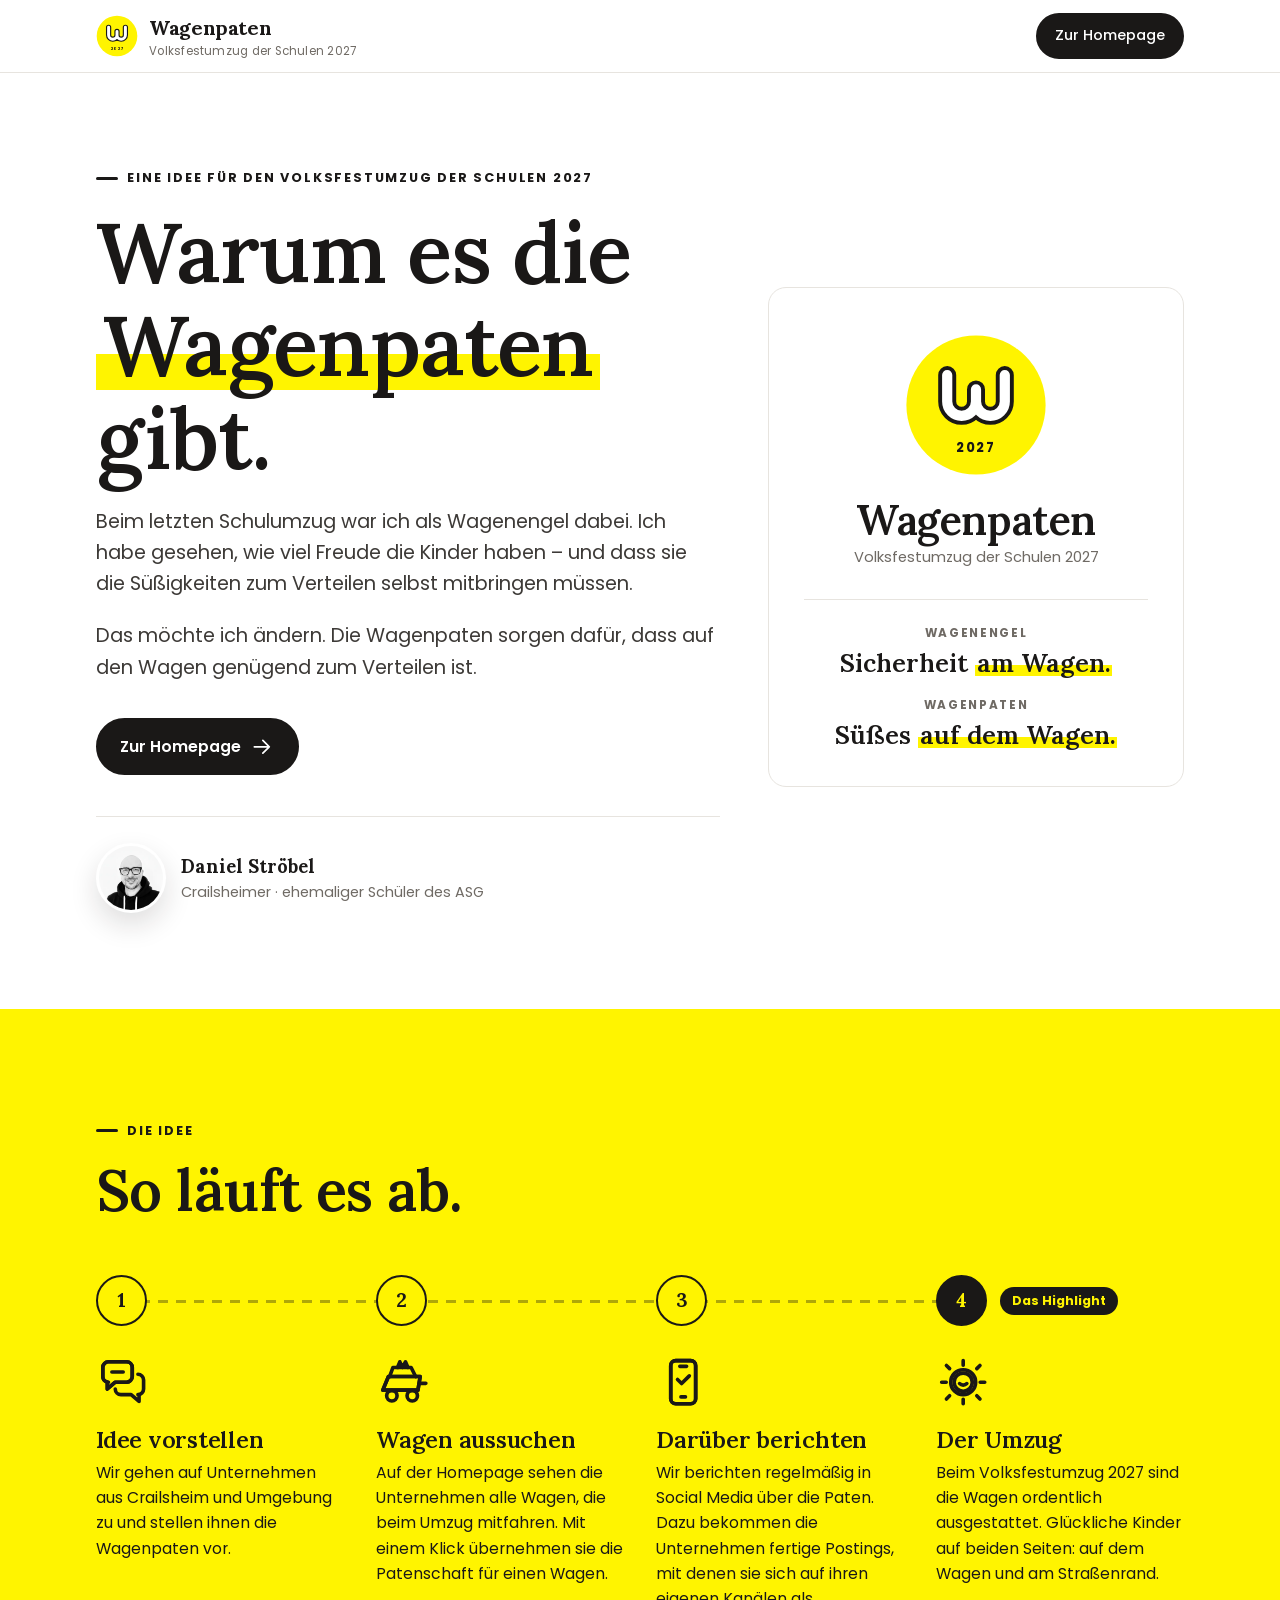
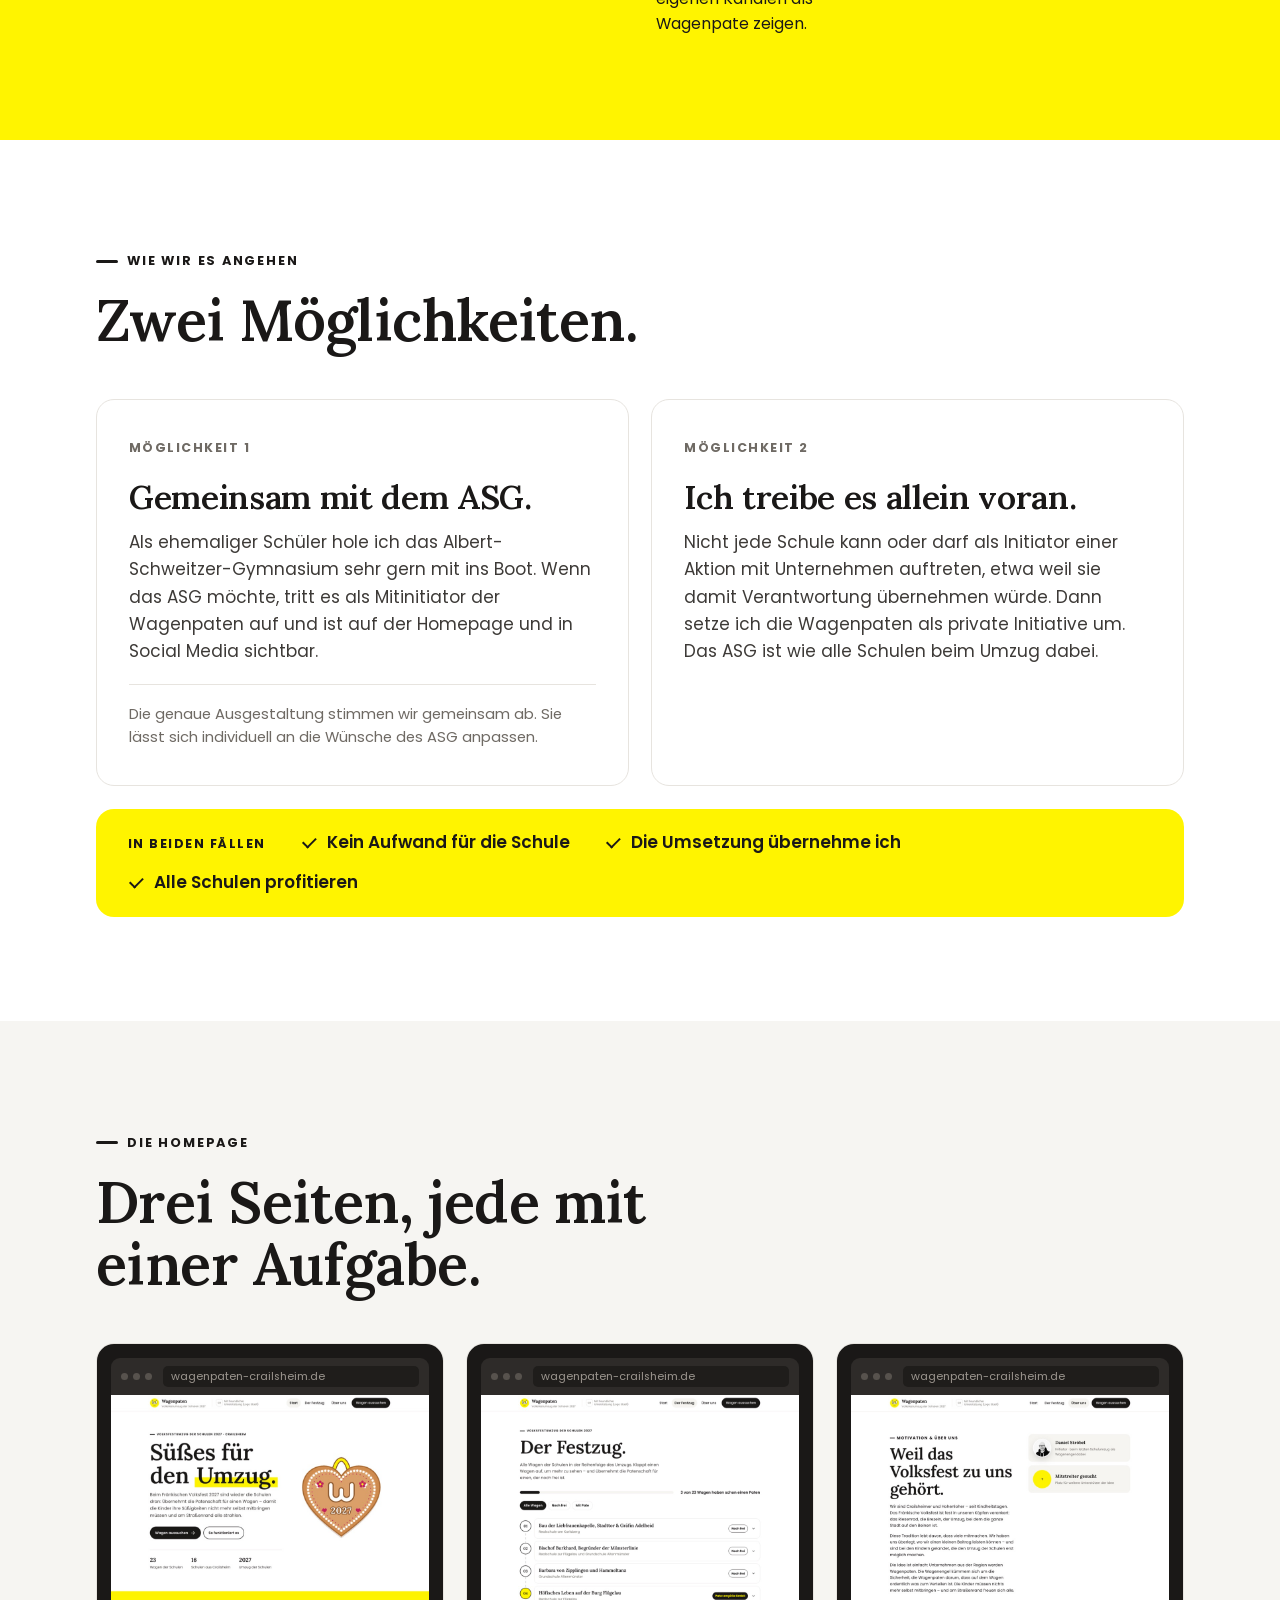
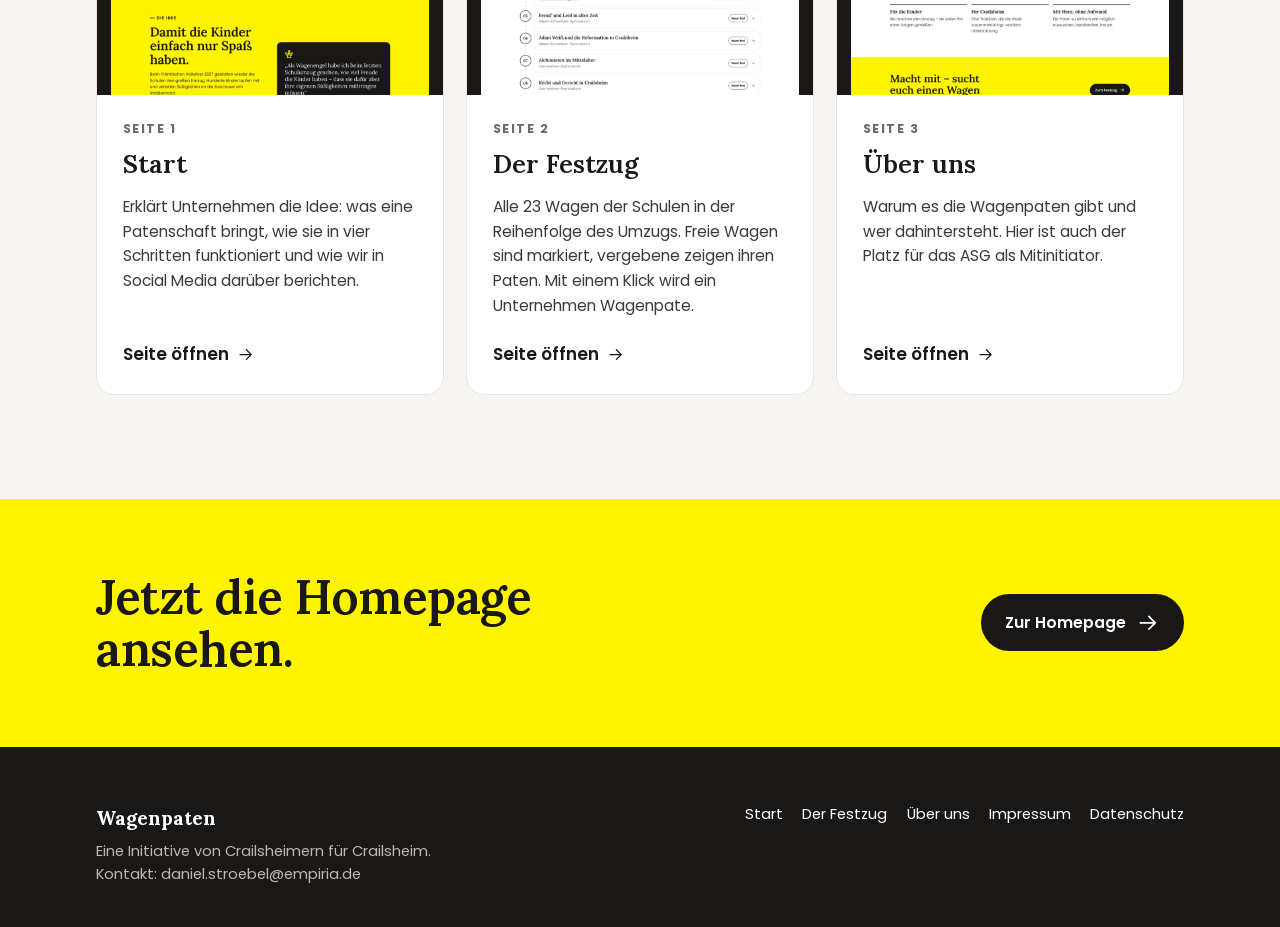
<file: index.html>
<!doctype html>
<html lang="de">
<head>
<meta charset="utf-8">
<meta name="viewport" content="width=device-width, initial-scale=1">
<title>Vorstellung · Wagenpaten (Entwurf)</title>
<meta name="robots" content="noindex, nofollow">
<link rel="stylesheet" href="/assets/fonts/fonts.css">
<link rel="stylesheet" href="/assets/vofe.css">
</head>
<body>
<svg width="0" height="0" style="position:absolute" aria-hidden="true"><defs>
<symbol id="v-horaff" viewBox="0 0 120 120"><circle cx="60" cy="60" r="58" fill="#fff400"/>
 <g transform="translate(28 27)" fill="none" stroke-linecap="round" stroke-linejoin="round"><path d="M8 8v22a12 12 0 0 0 24 0V20M32 20v10a12 12 0 0 0 24 0V8" stroke="#1a1817" stroke-width="15"/><path d="M8 8v22a12 12 0 0 0 24 0V20M32 20v10a12 12 0 0 0 24 0V8" stroke="#fff" stroke-width="8.5"/></g>
 <text x="60" y="99" text-anchor="middle" font-family="Poppins, sans-serif" font-size="11" font-weight="700" letter-spacing="1.5" fill="#1a1817">2027</text></symbol>
<symbol id="v-herz" viewBox="-6 -10 252 252">
 <path d="M98 70C94 30 108 4 120 4s26 26 22 66" fill="none" stroke="#8a5428" stroke-width="12" stroke-linecap="round"/>
 <path d="M98 70C94 30 108 4 120 4s26 26 22 66" fill="none" stroke="#fff400" stroke-width="7" stroke-linecap="round"/>
 <path d="M120 214C60 170 14 128 14 80 14 46 40 22 72 22c22 0 38 12 48 28 10-16 26-28 48-28 32 0 58 24 58 58 0 48-46 90-106 134z" fill="rgba(110,64,28,.22)" transform="translate(0 6)"/>
 <path d="M120 214C60 170 14 128 14 80 14 46 40 22 72 22c22 0 38 12 48 28 10-16 26-28 48-28 32 0 58 24 58 58 0 48-46 90-106 134z" fill="#cf8c4e" stroke="#a9682f" stroke-width="3"/>
 <path d="M120 214C60 170 14 128 14 80 14 46 40 22 72 22c22 0 38 12 48 28 10-16 26-28 48-28 32 0 58 24 58 58 0 48-46 90-106 134z" fill="#dba06a" transform="translate(120 112) scale(0.9) translate(-120 -112)"/>
 <path d="M120 214C60 170 14 128 14 80 14 46 40 22 72 22c22 0 38 12 48 28 10-16 26-28 48-28 32 0 58 24 58 58 0 48-46 90-106 134z" fill="none" stroke="#fff" stroke-width="7.5" stroke-linecap="round" stroke-dasharray="0 1.5625" pathLength="100" transform="translate(120 112) scale(0.86) translate(-120 -112)"/>
 <path d="M120 214C60 170 14 128 14 80 14 46 40 22 72 22c22 0 38 12 48 28 10-16 26-28 48-28 32 0 58 24 58 58 0 48-46 90-106 134z" fill="none" stroke="#C51F5D" stroke-width="3.6" stroke-linecap="round" stroke-dasharray="0 2" pathLength="100" transform="translate(120 112) scale(0.76) translate(-120 -112)"/>
 <path transform="translate(52 82) rotate(-30)" d="M0 0c3-4 8-4 11 0-3 4-8 4-11 0z" fill="#fff"/><path transform="translate(48 70) rotate(40)" d="M0 0c3-4 8-4 11 0-3 4-8 4-11 0z" fill="#fff"/><g transform="translate(62 72)"><g fill="#C51F5D"><circle cx="0.0" cy="-6.3" r="3.6"/><circle cx="6.0" cy="-1.9" r="3.6"/><circle cx="3.7" cy="5.1" r="3.6"/><circle cx="-3.7" cy="5.1" r="3.6"/><circle cx="-6.0" cy="-1.9" r="3.6"/></g><circle r="2.7" fill="#fff400"/></g>
 <path transform="translate(188 82) rotate(210)" d="M0 0c3-4 8-4 11 0-3 4-8 4-11 0z" fill="#fff"/><path transform="translate(192 70) rotate(140)" d="M0 0c3-4 8-4 11 0-3 4-8 4-11 0z" fill="#fff"/><g transform="translate(178 72)"><g fill="#C51F5D"><circle cx="0.0" cy="-6.3" r="3.6"/><circle cx="6.0" cy="-1.9" r="3.6"/><circle cx="3.7" cy="5.1" r="3.6"/><circle cx="-3.7" cy="5.1" r="3.6"/><circle cx="-6.0" cy="-1.9" r="3.6"/></g><circle r="2.7" fill="#fff400"/></g>
 <g transform="translate(81.6 64) scale(1.2)" fill="none" stroke-linecap="round" stroke-linejoin="round"><path d="M8 8v22a12 12 0 0 0 24 0V20M32 20v10a12 12 0 0 0 24 0V8" stroke="#8a5428" stroke-width="13"/><path d="M8 8v22a12 12 0 0 0 24 0V20M32 20v10a12 12 0 0 0 24 0V8" stroke="#fff" stroke-width="8"/></g>
 <text x="120" y="153" text-anchor="middle" font-family="Lora, Georgia, serif" font-size="25" font-weight="700" letter-spacing="1" fill="#fff" stroke="#8a5428" stroke-width="4" paint-order="stroke" stroke-linejoin="round">2027</text>
 <path transform="translate(74 144) scale(.06) translate(-120 -118)" d="M120 214C60 170 14 128 14 80 14 46 40 22 72 22c22 0 38 12 48 28 10-16 26-28 48-28 32 0 58 24 58 58 0 48-46 90-106 134z" fill="#C51F5D"/><path transform="translate(166 144) scale(.06) translate(-120 -118)" d="M120 214C60 170 14 128 14 80 14 46 40 22 72 22c22 0 38 12 48 28 10-16 26-28 48-28 32 0 58 24 58 58 0 48-46 90-106 134z" fill="#C51F5D"/>
</symbol>
<symbol id="v-horaff-pur" viewBox="-2 -2 68 56"><g transform="" fill="none" stroke-linecap="round" stroke-linejoin="round"><path d="M8 8v22a12 12 0 0 0 24 0V20M32 20v10a12 12 0 0 0 24 0V8" stroke="#1a1817" stroke-width="15"/><path d="M8 8v22a12 12 0 0 0 24 0V20M32 20v10a12 12 0 0 0 24 0V8" stroke="#fff" stroke-width="8.5"/></g></symbol>
<symbol id="i-brezel" viewBox="0 0 24 24"><circle cx="15.5" cy="9" r="5.5" class="tupfer"/><path d="M12 20.2c-2 1-4.4 1-6.3-.2-2.8-1.8-3.6-5.6-1.8-8.7 1.7-3 5.6-4.6 7.6-2.4 1.6 1.8.9 4.6-.5 6.4"/><path d="M12 20.2c2 1 4.4 1 6.3-.2 2.8-1.8 3.6-5.6 1.8-8.7-1.7-3-5.6-4.6-7.6-2.4-1.6 1.8-.9 4.6.5 6.4"/><path d="m7 18.6 6.5-6.8M17 18.6l-6.5-6.8"/><path d="M8 6.2h.01M11 4.8h.01M14 5.3h.01" stroke-width="2.4"/></symbol>
<symbol id="i-riesenrad" viewBox="0 0 24 24"><circle cx="12" cy="10" r="7.5" class="tupfer"/><circle cx="12" cy="10" r="7"/><circle cx="12" cy="10" r="1.3"/><path d="M12 3v5.7M12 11.3V17M5 10h5.7M13.3 10H19M7 5l4 4M13 11l4 4M17 5l-4 4M11 11l-4 4"/><path d="m8 22 4-10.5L16 22M6.5 22h11"/><rect x="10.8" y="1.4" width="2.4" height="2" rx=".6"/><rect x="3.6" y="9" width="2" height="2.4" rx=".6"/><rect x="18.4" y="9" width="2" height="2.4" rx=".6"/></symbol>
<symbol id="i-ballon" viewBox="0 0 24 24"><path d="M12 15.5c3.4 0 6-3 6-6.6C18 5.3 15.3 2.5 12 2.5S6 5.3 6 8.9c0 3.6 2.6 6.6 6 6.6z" class="tupfer"/><path d="M12 15.5c3.4 0 6-3 6-6.6C18 5.3 15.3 2.5 12 2.5S6 5.3 6 8.9c0 3.6 2.6 6.6 6 6.6z"/><path d="m11 15.5-.7 1.5h3.4l-.7-1.5"/><path d="M12 17c-1.6 1.6 1.6 2.8 0 4.8"/><path d="M9 6.8c.5-1.2 1.4-1.9 2.4-2.1"/></symbol>
<symbol id="i-herz" viewBox="0 0 24 24"><path d="M12 20.5S3 15 3 8.8C3 6 5 4 7.5 4c1.9 0 3.5 1.1 4.5 2.7C13 5.1 14.6 4 16.5 4 19 4 21 6 21 8.8c0 6.2-9 11.7-9 11.7z" class="tupfer"/><path d="M12 20.5S3 15 3 8.8C3 6 5 4 7.5 4c1.9 0 3.5 1.1 4.5 2.7C13 5.1 14.6 4 16.5 4 19 4 21 6 21 8.8c0 6.2-9 11.7-9 11.7z"/><path d="M6.2 9.4c.9.9 1.8-.9 2.8 0s1.9-.9 2.9 0 1.9-.9 2.9 0 1.9-.9 2.8 0"/><path d="M9.5 12.6h5M10.5 15h3"/><path d="M8.5 4.3c1.5-3 5.5-3 7 0"/></symbol>
<symbol id="i-bonbon" viewBox="0 0 24 24"><ellipse cx="12" cy="12" rx="5" ry="3.8" class="tupfer"/><ellipse cx="12" cy="12" rx="5" ry="3.8"/><path d="M7.1 11 3 7.8v8.4l4.1-3.2M16.9 11 21 7.8v8.4l-4.1-3.2"/><path d="M10 9.2c.8 1.6.8 4 0 5.6M13.6 9.1c.8 1.7.8 4.1 0 5.8"/></symbol>
<symbol id="i-dirndl" viewBox="0 0 24 24"><path d="M9 3.5 8 8l-3.5 12.5h15L16 8l-1-4.5"/><path d="M8 8h8M9.3 3.5c.8 1.7 4.6 1.7 5.4 0"/><path d="M13.5 8.5 15 20.5" /><path d="M10 12.5h4"/></symbol>
<symbol id="i-lederhose" viewBox="0 0 24 24"><path d="M6.5 9h11l1 11.5h-5L12 14l-1.5 6.5h-5z"/><path d="M8 9 6.5 2.5M16 9l1.5-6.5M7.4 5.2h9.2"/><circle cx="9.3" cy="12" r=".6"/><circle cx="14.7" cy="12" r=".6"/></symbol>
<symbol id="i-wagen" viewBox="0 0 24 24"><path d="M3 15.5h15.5l1-6H5.5z" class="tupfer"/><path d="M3 15.5h15.5l1-6H5.5z"/><path d="M6 9.5 7.5 5.5h8l2 4M19.5 12.5H22"/><circle cx="7" cy="18" r="2.3"/><circle cx="16" cy="18" r="2.3"/><path d="M9.5 5.5 10.5 3l1.2 2.5L13 3l1.1 2.5"/></symbol>
<symbol id="i-engel" viewBox="0 0 24 24"><path d="M10.2 11.4C7.8 8 4 6.3 1.8 7c-.1 4.7 2.5 8.6 6.8 9.7zM13.8 11.4C16.2 8 20 6.3 22.2 7c.1 4.7-2.5 8.6-6.8 9.7z" class="tupfer"/><path d="M10.2 11.4C7.8 8 4 6.3 1.8 7c-.1 4.7 2.5 8.6 6.8 9.7M13.8 11.4C16.2 8 20 6.3 22.2 7c.1 4.7-2.5 8.6-6.8 9.7"/><path d="M4.8 10.3c.9 1.7 2.3 3 4 3.8M19.2 10.3c-.9 1.7-2.3 3-4 3.8"/><ellipse cx="12" cy="2.3" rx="3.2" ry="1"/><circle cx="12" cy="6.4" r="2.1"/><path d="M10.3 9.7h3.4l3.4 11.3H6.9z"/></symbol>
<symbol id="i-hand" viewBox="0 0 24 24"><circle cx="16" cy="8" r="5" class="tupfer"/><path d="M8 12V5.5a1.5 1.5 0 0 1 3 0V11M11 10.5V4a1.5 1.5 0 0 1 3 0v6.5M14 10.5V5.5a1.5 1.5 0 0 1 3 0V13c0 4.4-2.7 8-7 8-3.2 0-4.8-1.6-6.4-4.8L2.4 13.6a1.5 1.5 0 0 1 2.5-1.6L8 15"/></symbol>
<symbol id="i-sonne" viewBox="0 0 24 24"><circle cx="12" cy="12" r="5.5" class="tupfer"/><circle cx="12" cy="12" r="4"/><path d="M12 2.5v2M12 19.5v2M4.6 4.6l1.4 1.4M18 18l1.4 1.4M2.5 12h2M19.5 12h2M4.6 19.4 6 18M18 6l1.4-1.4"/><path d="M10.4 12.6c.9.9 2.3.9 3.2 0"/></symbol>
<symbol id="i-handy" viewBox="0 0 24 24"><rect x="6.5" y="2.5" width="11" height="19" rx="2.2" class="tupfer"/><rect x="6.5" y="2.5" width="11" height="19" rx="2.2"/><path d="M10.5 5h3M9.5 10.8l1.8 1.8 3.4-3.4"/><path d="M11 18.5h2"/></symbol>
<symbol id="i-gespraech" viewBox="0 0 24 24"><path d="M3 5.5A2.5 2.5 0 0 1 5.5 3h8A2.5 2.5 0 0 1 16 5.5v4a2.5 2.5 0 0 1-2.5 2.5H8.5L5 15v-3h.5A2.5 2.5 0 0 1 3 9.5z" class="tupfer"/><path d="M3 5.5A2.5 2.5 0 0 1 5.5 3h8A2.5 2.5 0 0 1 16 5.5v4a2.5 2.5 0 0 1-2.5 2.5H8.5L5 15v-3.1A2.5 2.5 0 0 1 3 9.5z"/><path d="M18.5 8.5A2.5 2.5 0 0 1 21 11v4a2.5 2.5 0 0 1-2.5 2.5H19v3l-3.5-3H11a2.5 2.5 0 0 1-2.5-2.5"/><path d="M7 7.5h5"/></symbol>
<symbol id="i-pfeil" viewBox="0 0 24 24"><path d="m6 9 6 6 6-6"/></symbol>
<symbol id="i-weiter" viewBox="0 0 24 24"><path d="M5 12h14M13 6l6 6-6 6"/></symbol>
<symbol id="i-regen" viewBox="0 0 24 24"><path d="M7 16.5h10.5a4 4 0 0 0 .6-8 6 6 0 0 0-11.6 1A3.5 3.5 0 0 0 7 16.5z" class="tupfer"/><path d="M7 16.5h10.5a4 4 0 0 0 .6-8 6 6 0 0 0-11.6 1A3.5 3.5 0 0 0 7 16.5z"/><path d="M9 19.5l-.8 2M13 19.5l-.8 2M17 19.5l-.8 2"/></symbol>
</defs></svg>
<header class="kopf"><div class="wrap">
<span class="marke"><svg class="marke__zeichen" aria-hidden="true"><use href="#v-horaff"/></svg><span><b>Wagenpaten</b><small>Volksfestumzug der Schulen 2027</small></span></span>
<nav class="nav" aria-label="Seiten"><a class="knopf" href="/start.html">Zur Homepage</a></nav></div></header>
<main>
<section class="held vs-held"><div class="wrap">
<div>
  <p class="kicker">Eine Idee für den Volksfestumzug der Schulen 2027</p>
  <h1>Warum es die <em>Wagenpaten</em> gibt.</h1>
  <p class="lead">Beim letzten Schulumzug war ich als Wagenengel dabei. Ich habe gesehen, wie viel Freude die Kinder haben – und dass sie die Süßigkeiten zum Verteilen selbst mitbringen müssen.</p>
  <p class="lead">Das möchte ich ändern. Die Wagenpaten sorgen dafür, dass auf den Wagen genügend zum Verteilen ist.</p>
  <div class="knoepfe"><a class="knopf" href="/start.html">Zur Homepage <svg class="ico" aria-hidden="true"><use href="#i-weiter"/></svg></a></div>
  <div class="vs-person"><img src="/assets/bilder/ansprechpartner-daniel.webp" alt="Daniel Ströbel"><div><b>Daniel Ströbel</b><small>Crailsheimer · <span class="vs-nw">ehemaliger Schüler des ASG</span></small></div></div>
</div>
<div class="vs-marke">
  <svg aria-hidden="true"><use href="#v-horaff"/></svg>
  <b>Wagenpaten</b><small>Volksfestumzug der Schulen 2027</small>
  <dl class="vs-rollen"><div><dt>Wagenengel</dt><dd>Sicherheit <em>am Wagen.</em></dd></div><div><dt>Wagenpaten</dt><dd>Süßes <em>auf dem Wagen.</em></dd></div></dl>
</div>
</div></section>

<section class="sek sek--gelb"><div class="wrap">
<p class="kicker">Die Idee</p>
<h2 class="h2">So läuft es ab.</h2>
<ol class="vs-ablauf">
  <li><span class="vs-ablauf__nr">1</span><svg class="ico" aria-hidden="true"><use href="#i-gespraech"/></svg><h3>Idee vorstellen</h3><p>Wir gehen auf Unternehmen aus Crailsheim und Umgebung zu und stellen ihnen die Wagenpaten vor.</p></li>
  <li><span class="vs-ablauf__nr">2</span><svg class="ico" aria-hidden="true"><use href="#i-wagen"/></svg><h3>Wagen aussuchen</h3><p>Auf der Homepage sehen die Unternehmen alle Wagen, die beim Umzug mitfahren. Mit einem Klick übernehmen sie die Patenschaft für einen Wagen.</p></li>
  <li><span class="vs-ablauf__nr">3</span><svg class="ico" aria-hidden="true"><use href="#i-handy"/></svg><h3>Darüber berichten</h3><p>Wir berichten regelmäßig in Social Media über die Paten. Dazu bekommen die Unternehmen fertige Postings, mit denen sie sich auf ihren eigenen Kanälen als Wagenpate zeigen.</p></li>
  <li class="vs-ablauf--ziel"><span class="vs-ablauf__nr">4</span><span class="vs-ablauf__marke">Das Highlight</span><svg class="ico" aria-hidden="true"><use href="#i-sonne"/></svg><h3>Der Umzug</h3><p>Beim Volksfestumzug 2027 sind die Wagen ordentlich ausgestattet. Glückliche Kinder auf beiden Seiten: auf dem Wagen und am Straßenrand.</p></li>
</ol>
</div></section>

<section class="sek"><div class="wrap">
<p class="kicker">Wie wir es angehen</p>
<h2 class="h2">Zwei Möglichkeiten.</h2>
<div class="vs-wege">
  <article class="vs-weg"><p class="vs-weg__kopf"><small>Möglichkeit 1</small></p>
  <h3>Gemeinsam mit dem ASG.</h3>
  <p>Als ehemaliger Schüler hole ich das Albert-Schweitzer-Gymnasium sehr gern mit ins Boot. Wenn das ASG möchte, tritt es als Mitinitiator der Wagenpaten auf und ist auf der Homepage und in Social Media sichtbar.</p>
  <p class="vs-weg__hinweis">Die genaue Ausgestaltung stimmen wir gemeinsam ab. Sie lässt sich individuell an die Wünsche des ASG anpassen.</p>
  </article>
  <article class="vs-weg"><p class="vs-weg__kopf"><small>Möglichkeit 2</small></p>
  <h3>Ich treibe es allein voran.</h3>
  <p>Nicht jede Schule kann oder darf als Initiator einer Aktion mit Unternehmen auftreten, etwa weil sie damit Verantwortung übernehmen würde. Dann setze ich die Wagenpaten als private Initiative um. Das ASG ist wie alle Schulen beim Umzug dabei.</p>
  </article>
</div>
<ul class="vs-beide"><li><small>In beiden Fällen</small></li><li>Kein Aufwand für die Schule</li><li>Die Umsetzung übernehme ich</li><li>Alle Schulen profitieren</li></ul>
</div></section>

<section class="sek sek--hell"><div class="wrap">
<p class="kicker">Die Homepage</p>
<h2 class="h2">Drei Seiten, jede mit einer Aufgabe.</h2>
<div class="vs-seiten">
  <a class="vs-karte" href="/start.html"><span class="vs-fenster"><span class="vs-leiste"><i></i><i></i><i></i><span>wagenpaten-crailsheim.de</span></span><span class="vs-seite"><img src="/assets/bilder/vorschau-umzug-schulen.jpg?v=3" alt="Vorschau der Seite „Start“"></span></span><span class="vs-text"><small>Seite 1</small><b>Start</b><span class="vs-text__p">Erklärt Unternehmen die Idee: was eine Patenschaft bringt, wie sie in vier Schritten funktioniert und wie wir in Social Media darüber berichten.</span><span class="vs-pfeil">Seite öffnen <svg class="ico" aria-hidden="true"><use href="#i-weiter"/></svg></span></span></a>
  <a class="vs-karte" href="/festzug.html"><span class="vs-fenster"><span class="vs-leiste"><i></i><i></i><i></i><span>wagenpaten-crailsheim.de</span></span><span class="vs-seite"><img src="/assets/bilder/vorschau-festzug.jpg?v=3" alt="Vorschau der Seite „Der Festzug“"></span></span><span class="vs-text"><small>Seite 2</small><b>Der Festzug</b><span class="vs-text__p">Alle 23 Wagen der Schulen in der Reihenfolge des Umzugs. Freie Wagen sind markiert, vergebene zeigen ihren Paten. Mit einem Klick wird ein Unternehmen Wagenpate.</span><span class="vs-pfeil">Seite öffnen <svg class="ico" aria-hidden="true"><use href="#i-weiter"/></svg></span></span></a>
  <a class="vs-karte" href="/ueber-uns.html"><span class="vs-fenster"><span class="vs-leiste"><i></i><i></i><i></i><span>wagenpaten-crailsheim.de</span></span><span class="vs-seite"><img src="/assets/bilder/vorschau-ueber-uns.jpg?v=3" alt="Vorschau der Seite „Über uns“"></span></span><span class="vs-text"><small>Seite 3</small><b>Über uns</b><span class="vs-text__p">Warum es die Wagenpaten gibt und wer dahintersteht. Hier ist auch der Platz für das ASG als Mitinitiator.</span><span class="vs-pfeil">Seite öffnen <svg class="ico" aria-hidden="true"><use href="#i-weiter"/></svg></span></span></a>
</div>
</div></section>

<section class="band"><div class="wrap"><h2>Jetzt die Homepage ansehen.</h2><a class="knopf" href="/start.html">Zur Homepage <svg class="ico" aria-hidden="true"><use href="#i-weiter"/></svg></a></div></section>
</main>
<footer class="fuss"><div class="wrap">
<div><b>Wagenpaten</b><p style="margin-top:.4rem">Eine Initiative von Crailsheimern für Crailsheim.<br>Kontakt: daniel.stroebel@empiria.de</p></div>
<nav><a href="/start.html">Start</a><a href="/festzug.html">Der Festzug</a><a href="/ueber-uns.html">Über uns</a><a href="/impressum.html">Impressum</a><a href="/datenschutz.html">Datenschutz</a></nav>
</div></footer>
<script src="/assets/vofe.js"></script>
</body>
</html>
</file>
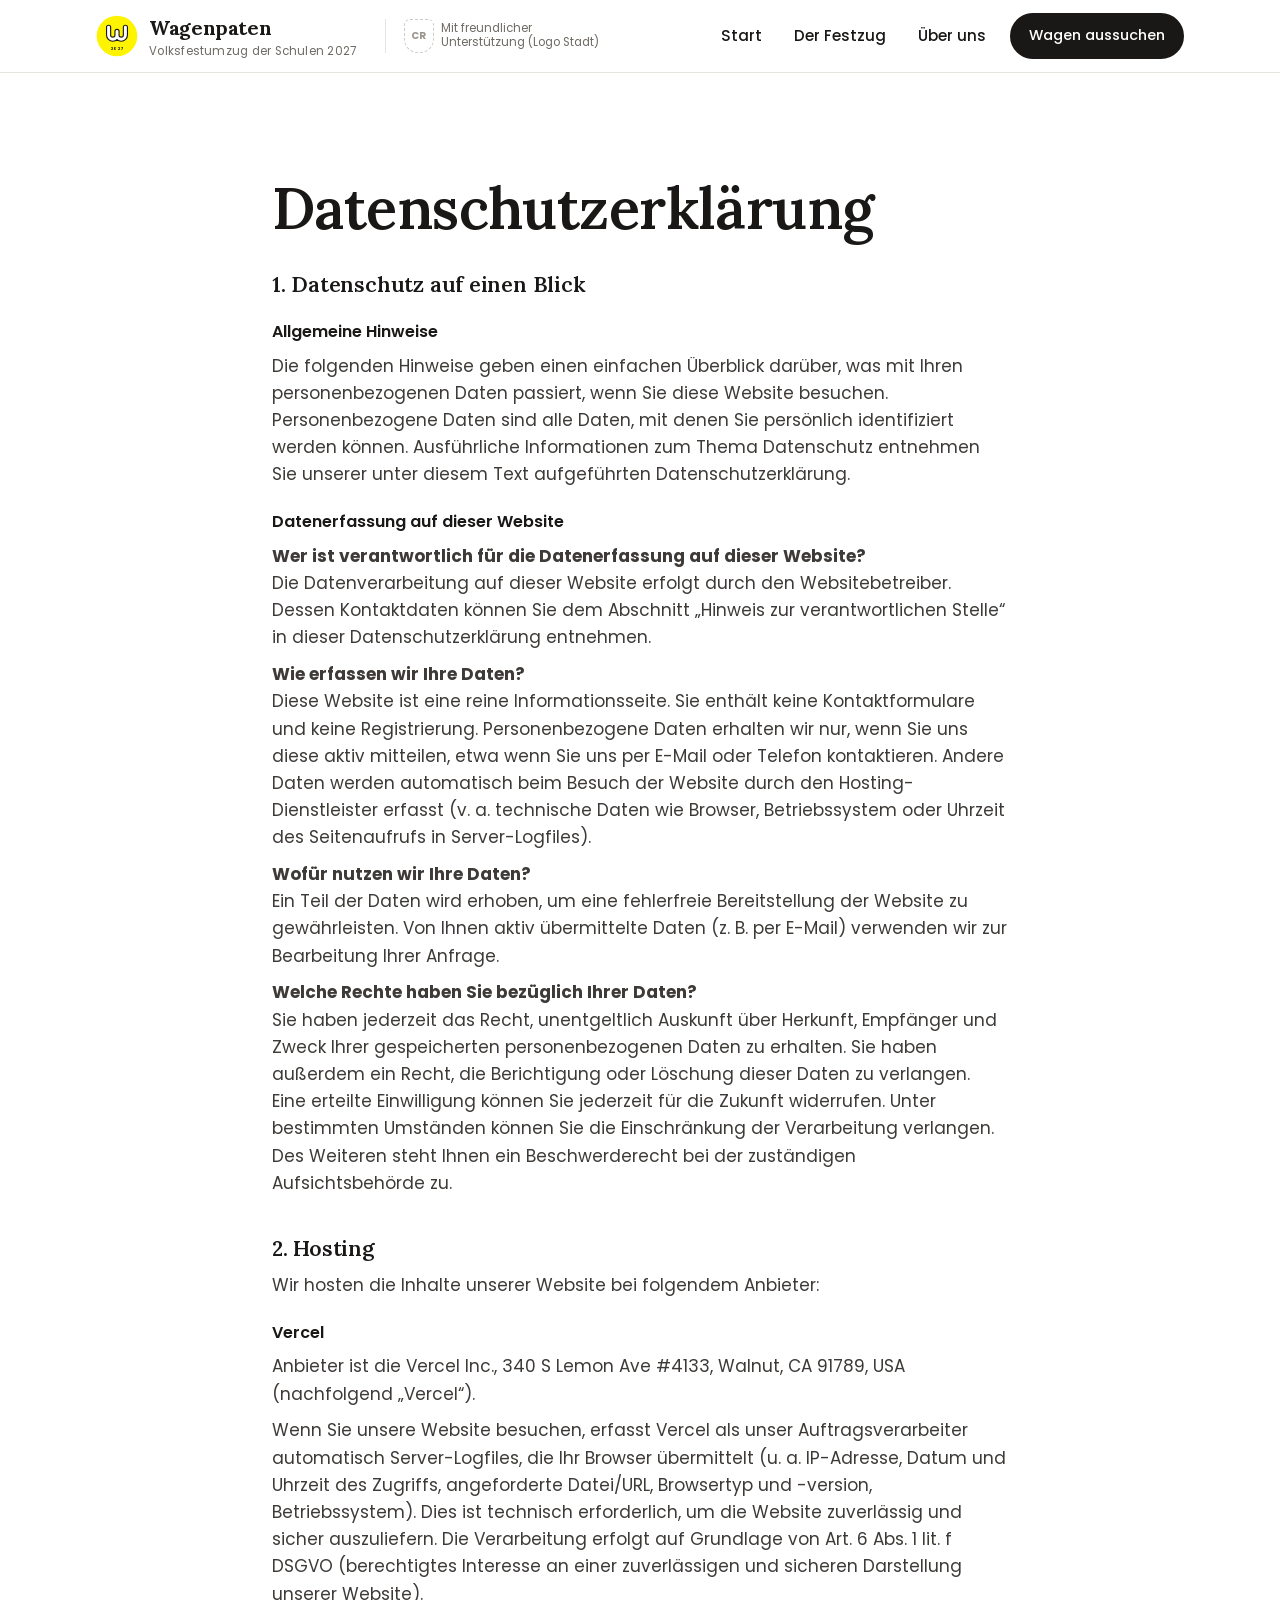
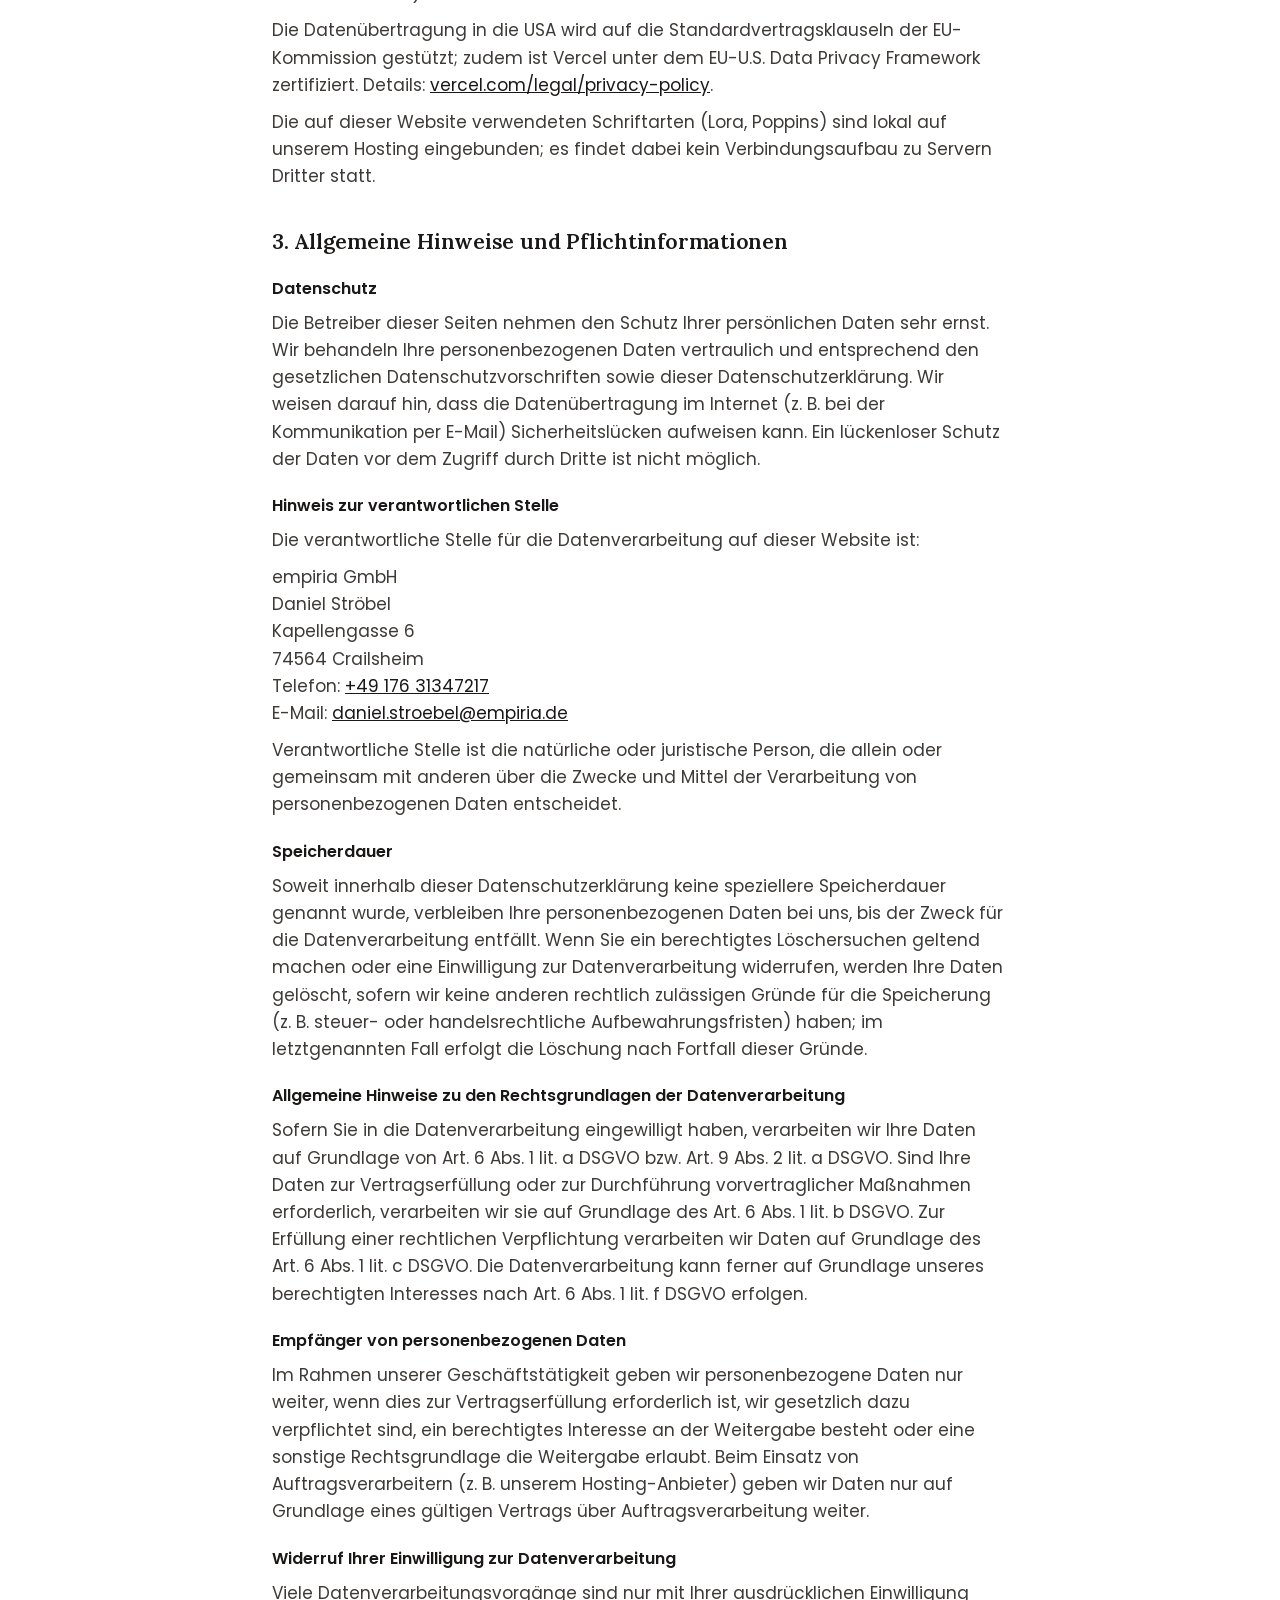
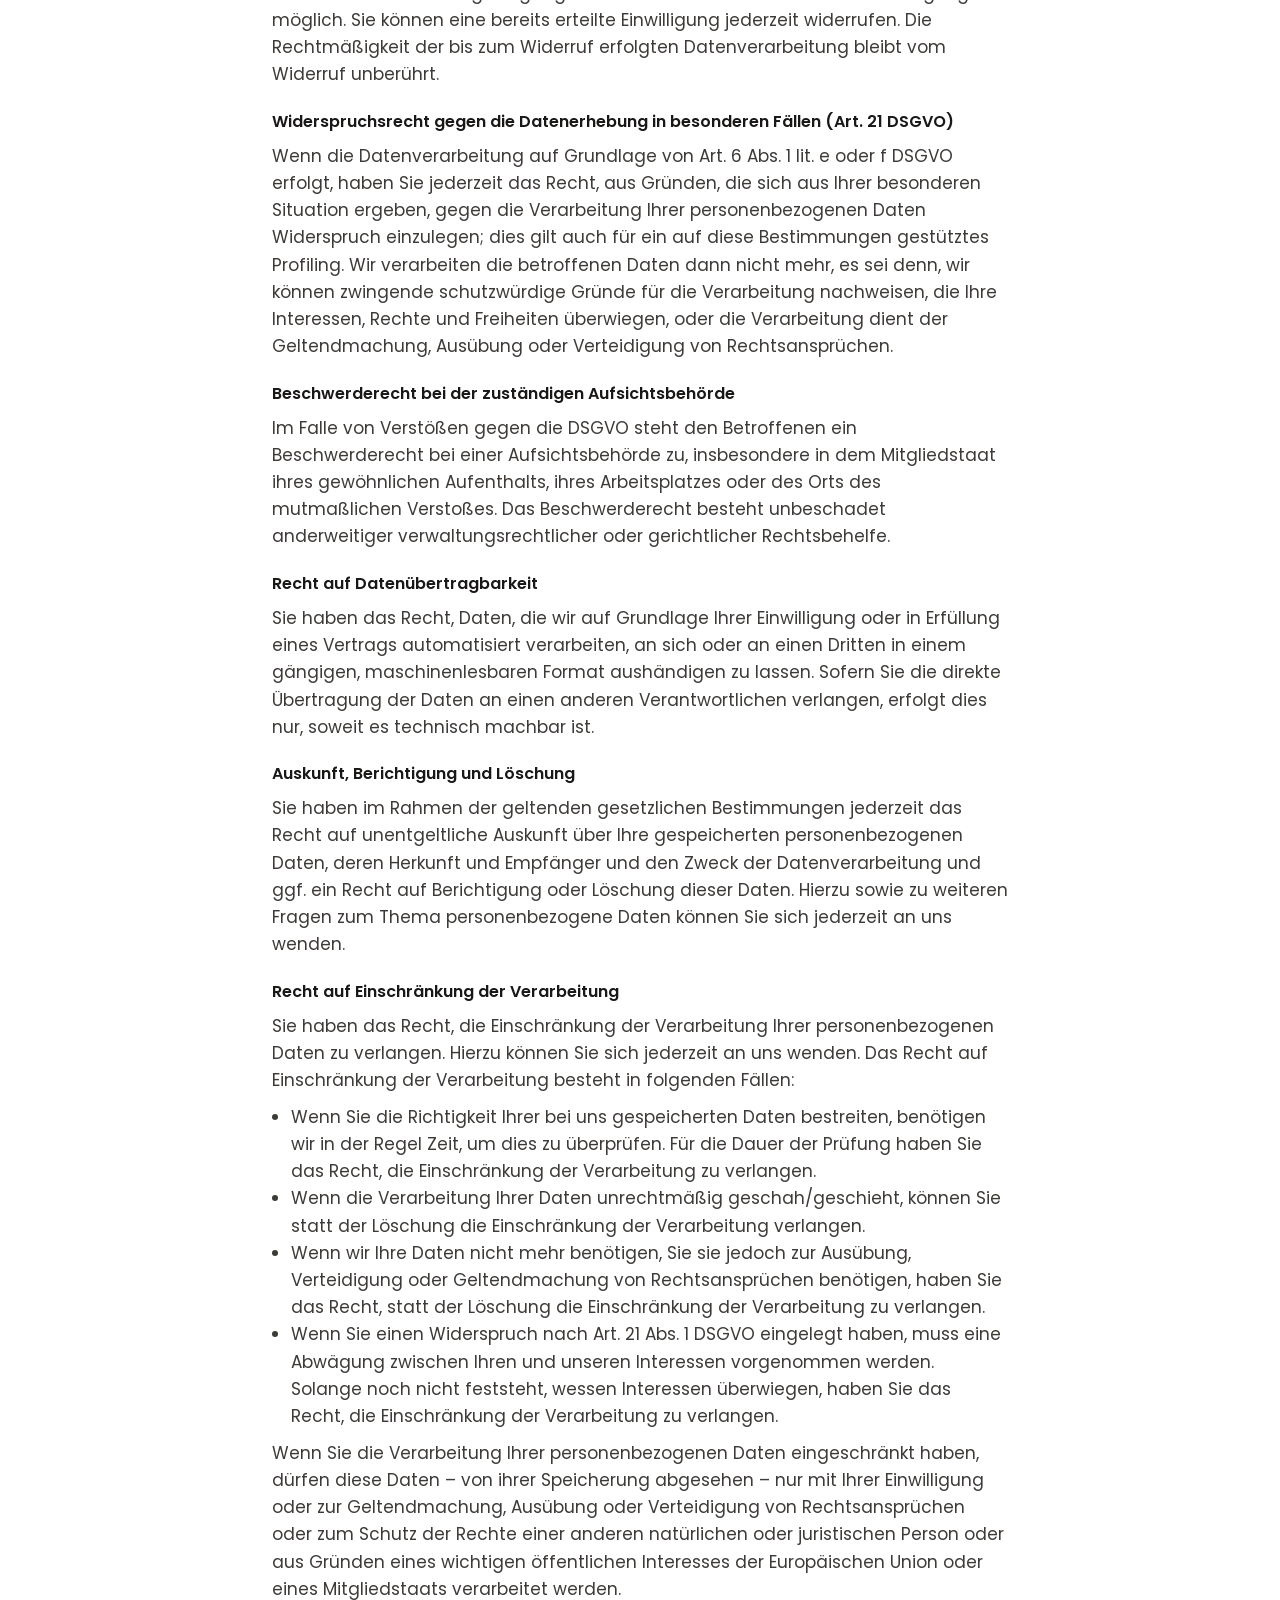
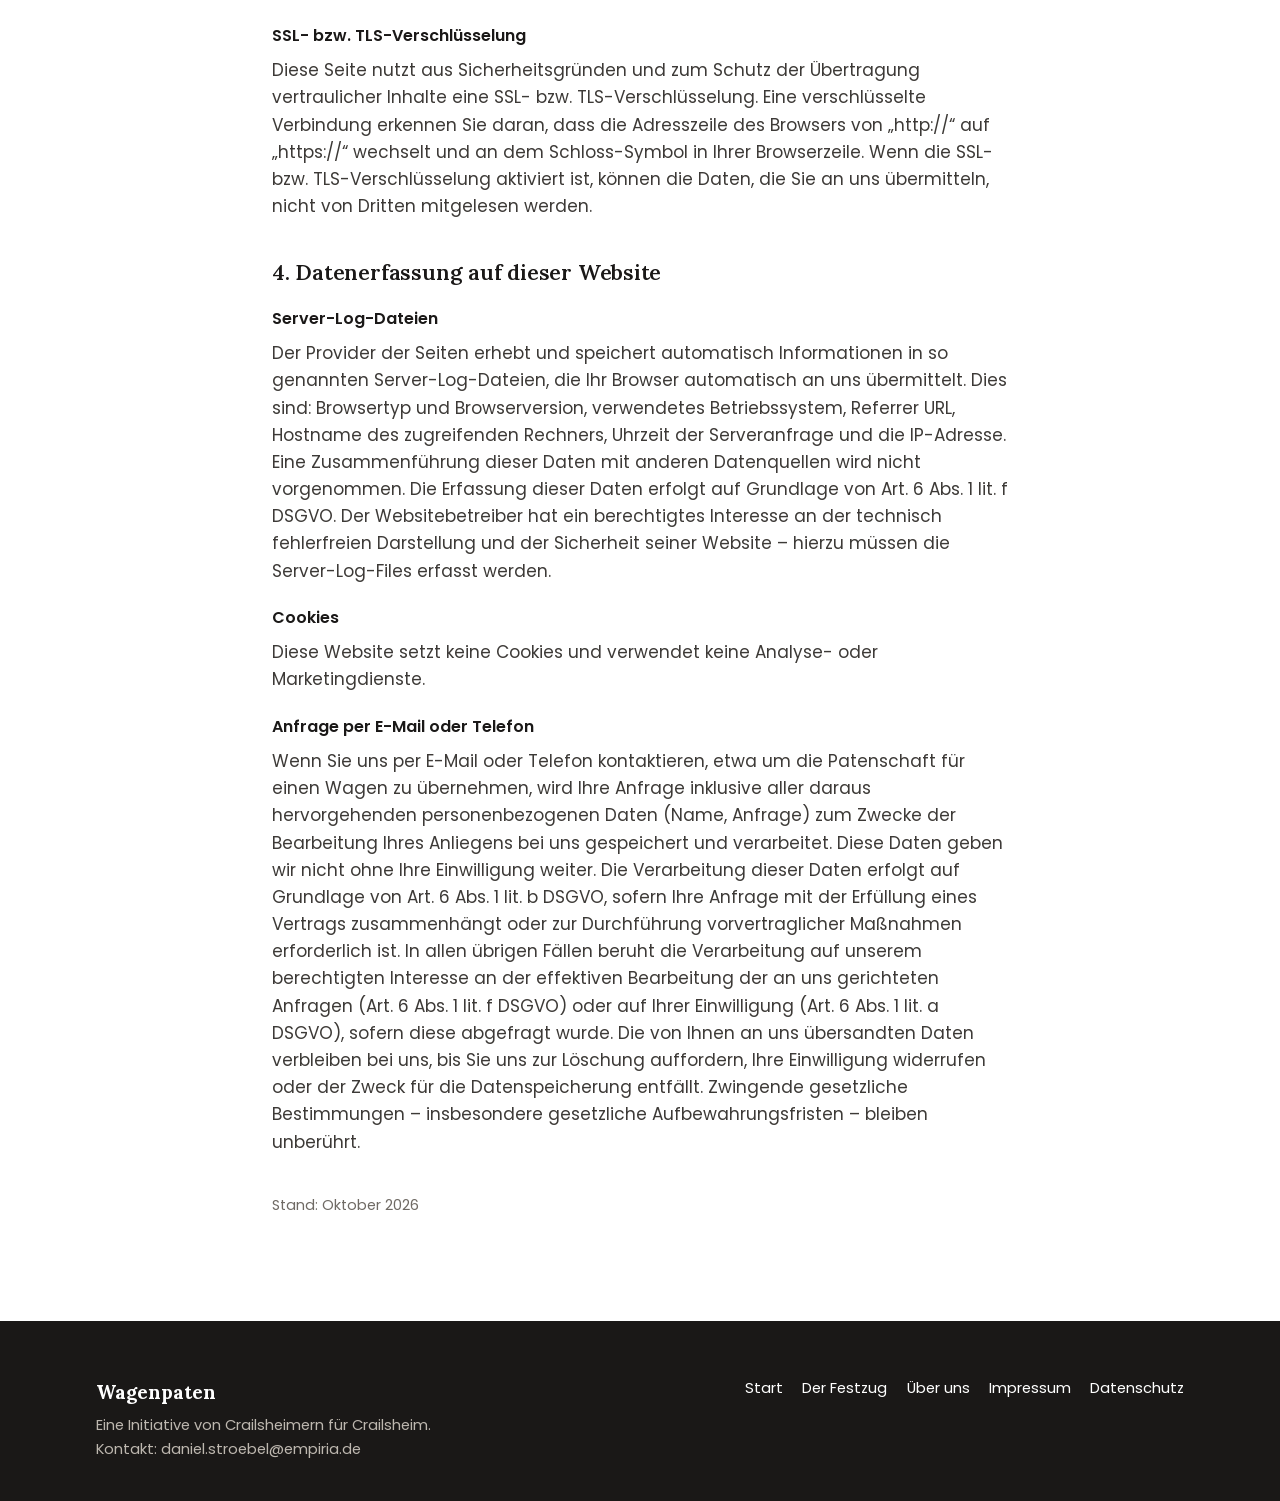
<file: datenschutz.html>
<!doctype html>
<html lang="de">
<head>
<meta charset="utf-8">
<meta name="viewport" content="width=device-width, initial-scale=1">
<title>Datenschutz · Wagenpaten (Entwurf)</title>
<meta name="robots" content="noindex, nofollow">
<link rel="stylesheet" href="/assets/fonts/fonts.css">
<link rel="stylesheet" href="/assets/vofe.css">
</head>
<body>
<svg width="0" height="0" style="position:absolute" aria-hidden="true"><defs>
<symbol id="v-horaff" viewBox="0 0 120 120"><circle cx="60" cy="60" r="58" fill="#fff400"/>
 <g transform="translate(28 27)" fill="none" stroke-linecap="round" stroke-linejoin="round"><path d="M8 8v22a12 12 0 0 0 24 0V20M32 20v10a12 12 0 0 0 24 0V8" stroke="#1a1817" stroke-width="15"/><path d="M8 8v22a12 12 0 0 0 24 0V20M32 20v10a12 12 0 0 0 24 0V8" stroke="#fff" stroke-width="8.5"/></g>
 <text x="60" y="99" text-anchor="middle" font-family="Poppins, sans-serif" font-size="11" font-weight="700" letter-spacing="1.5" fill="#1a1817">2027</text></symbol>
<symbol id="v-herz" viewBox="-6 -10 252 252">
 <path d="M98 70C94 30 108 4 120 4s26 26 22 66" fill="none" stroke="#8a5428" stroke-width="12" stroke-linecap="round"/>
 <path d="M98 70C94 30 108 4 120 4s26 26 22 66" fill="none" stroke="#fff400" stroke-width="7" stroke-linecap="round"/>
 <path d="M120 214C60 170 14 128 14 80 14 46 40 22 72 22c22 0 38 12 48 28 10-16 26-28 48-28 32 0 58 24 58 58 0 48-46 90-106 134z" fill="rgba(110,64,28,.22)" transform="translate(0 6)"/>
 <path d="M120 214C60 170 14 128 14 80 14 46 40 22 72 22c22 0 38 12 48 28 10-16 26-28 48-28 32 0 58 24 58 58 0 48-46 90-106 134z" fill="#cf8c4e" stroke="#a9682f" stroke-width="3"/>
 <path d="M120 214C60 170 14 128 14 80 14 46 40 22 72 22c22 0 38 12 48 28 10-16 26-28 48-28 32 0 58 24 58 58 0 48-46 90-106 134z" fill="#dba06a" transform="translate(120 112) scale(0.9) translate(-120 -112)"/>
 <path d="M120 214C60 170 14 128 14 80 14 46 40 22 72 22c22 0 38 12 48 28 10-16 26-28 48-28 32 0 58 24 58 58 0 48-46 90-106 134z" fill="none" stroke="#fff" stroke-width="7.5" stroke-linecap="round" stroke-dasharray="0 1.5625" pathLength="100" transform="translate(120 112) scale(0.86) translate(-120 -112)"/>
 <path d="M120 214C60 170 14 128 14 80 14 46 40 22 72 22c22 0 38 12 48 28 10-16 26-28 48-28 32 0 58 24 58 58 0 48-46 90-106 134z" fill="none" stroke="#C51F5D" stroke-width="3.6" stroke-linecap="round" stroke-dasharray="0 2" pathLength="100" transform="translate(120 112) scale(0.76) translate(-120 -112)"/>
 <path transform="translate(52 82) rotate(-30)" d="M0 0c3-4 8-4 11 0-3 4-8 4-11 0z" fill="#fff"/><path transform="translate(48 70) rotate(40)" d="M0 0c3-4 8-4 11 0-3 4-8 4-11 0z" fill="#fff"/><g transform="translate(62 72)"><g fill="#C51F5D"><circle cx="0.0" cy="-6.3" r="3.6"/><circle cx="6.0" cy="-1.9" r="3.6"/><circle cx="3.7" cy="5.1" r="3.6"/><circle cx="-3.7" cy="5.1" r="3.6"/><circle cx="-6.0" cy="-1.9" r="3.6"/></g><circle r="2.7" fill="#fff400"/></g>
 <path transform="translate(188 82) rotate(210)" d="M0 0c3-4 8-4 11 0-3 4-8 4-11 0z" fill="#fff"/><path transform="translate(192 70) rotate(140)" d="M0 0c3-4 8-4 11 0-3 4-8 4-11 0z" fill="#fff"/><g transform="translate(178 72)"><g fill="#C51F5D"><circle cx="0.0" cy="-6.3" r="3.6"/><circle cx="6.0" cy="-1.9" r="3.6"/><circle cx="3.7" cy="5.1" r="3.6"/><circle cx="-3.7" cy="5.1" r="3.6"/><circle cx="-6.0" cy="-1.9" r="3.6"/></g><circle r="2.7" fill="#fff400"/></g>
 <g transform="translate(81.6 64) scale(1.2)" fill="none" stroke-linecap="round" stroke-linejoin="round"><path d="M8 8v22a12 12 0 0 0 24 0V20M32 20v10a12 12 0 0 0 24 0V8" stroke="#8a5428" stroke-width="13"/><path d="M8 8v22a12 12 0 0 0 24 0V20M32 20v10a12 12 0 0 0 24 0V8" stroke="#fff" stroke-width="8"/></g>
 <text x="120" y="153" text-anchor="middle" font-family="Lora, Georgia, serif" font-size="25" font-weight="700" letter-spacing="1" fill="#fff" stroke="#8a5428" stroke-width="4" paint-order="stroke" stroke-linejoin="round">2027</text>
 <path transform="translate(74 144) scale(.06) translate(-120 -118)" d="M120 214C60 170 14 128 14 80 14 46 40 22 72 22c22 0 38 12 48 28 10-16 26-28 48-28 32 0 58 24 58 58 0 48-46 90-106 134z" fill="#C51F5D"/><path transform="translate(166 144) scale(.06) translate(-120 -118)" d="M120 214C60 170 14 128 14 80 14 46 40 22 72 22c22 0 38 12 48 28 10-16 26-28 48-28 32 0 58 24 58 58 0 48-46 90-106 134z" fill="#C51F5D"/>
</symbol>
<symbol id="v-horaff-pur" viewBox="-2 -2 68 56"><g transform="" fill="none" stroke-linecap="round" stroke-linejoin="round"><path d="M8 8v22a12 12 0 0 0 24 0V20M32 20v10a12 12 0 0 0 24 0V8" stroke="#1a1817" stroke-width="15"/><path d="M8 8v22a12 12 0 0 0 24 0V20M32 20v10a12 12 0 0 0 24 0V8" stroke="#fff" stroke-width="8.5"/></g></symbol>
<symbol id="i-brezel" viewBox="0 0 24 24"><circle cx="15.5" cy="9" r="5.5" class="tupfer"/><path d="M12 20.2c-2 1-4.4 1-6.3-.2-2.8-1.8-3.6-5.6-1.8-8.7 1.7-3 5.6-4.6 7.6-2.4 1.6 1.8.9 4.6-.5 6.4"/><path d="M12 20.2c2 1 4.4 1 6.3-.2 2.8-1.8 3.6-5.6 1.8-8.7-1.7-3-5.6-4.6-7.6-2.4-1.6 1.8-.9 4.6.5 6.4"/><path d="m7 18.6 6.5-6.8M17 18.6l-6.5-6.8"/><path d="M8 6.2h.01M11 4.8h.01M14 5.3h.01" stroke-width="2.4"/></symbol>
<symbol id="i-riesenrad" viewBox="0 0 24 24"><circle cx="12" cy="10" r="7.5" class="tupfer"/><circle cx="12" cy="10" r="7"/><circle cx="12" cy="10" r="1.3"/><path d="M12 3v5.7M12 11.3V17M5 10h5.7M13.3 10H19M7 5l4 4M13 11l4 4M17 5l-4 4M11 11l-4 4"/><path d="m8 22 4-10.5L16 22M6.5 22h11"/><rect x="10.8" y="1.4" width="2.4" height="2" rx=".6"/><rect x="3.6" y="9" width="2" height="2.4" rx=".6"/><rect x="18.4" y="9" width="2" height="2.4" rx=".6"/></symbol>
<symbol id="i-ballon" viewBox="0 0 24 24"><path d="M12 15.5c3.4 0 6-3 6-6.6C18 5.3 15.3 2.5 12 2.5S6 5.3 6 8.9c0 3.6 2.6 6.6 6 6.6z" class="tupfer"/><path d="M12 15.5c3.4 0 6-3 6-6.6C18 5.3 15.3 2.5 12 2.5S6 5.3 6 8.9c0 3.6 2.6 6.6 6 6.6z"/><path d="m11 15.5-.7 1.5h3.4l-.7-1.5"/><path d="M12 17c-1.6 1.6 1.6 2.8 0 4.8"/><path d="M9 6.8c.5-1.2 1.4-1.9 2.4-2.1"/></symbol>
<symbol id="i-herz" viewBox="0 0 24 24"><path d="M12 20.5S3 15 3 8.8C3 6 5 4 7.5 4c1.9 0 3.5 1.1 4.5 2.7C13 5.1 14.6 4 16.5 4 19 4 21 6 21 8.8c0 6.2-9 11.7-9 11.7z" class="tupfer"/><path d="M12 20.5S3 15 3 8.8C3 6 5 4 7.5 4c1.9 0 3.5 1.1 4.5 2.7C13 5.1 14.6 4 16.5 4 19 4 21 6 21 8.8c0 6.2-9 11.7-9 11.7z"/><path d="M6.2 9.4c.9.9 1.8-.9 2.8 0s1.9-.9 2.9 0 1.9-.9 2.9 0 1.9-.9 2.8 0"/><path d="M9.5 12.6h5M10.5 15h3"/><path d="M8.5 4.3c1.5-3 5.5-3 7 0"/></symbol>
<symbol id="i-bonbon" viewBox="0 0 24 24"><ellipse cx="12" cy="12" rx="5" ry="3.8" class="tupfer"/><ellipse cx="12" cy="12" rx="5" ry="3.8"/><path d="M7.1 11 3 7.8v8.4l4.1-3.2M16.9 11 21 7.8v8.4l-4.1-3.2"/><path d="M10 9.2c.8 1.6.8 4 0 5.6M13.6 9.1c.8 1.7.8 4.1 0 5.8"/></symbol>
<symbol id="i-dirndl" viewBox="0 0 24 24"><path d="M9 3.5 8 8l-3.5 12.5h15L16 8l-1-4.5"/><path d="M8 8h8M9.3 3.5c.8 1.7 4.6 1.7 5.4 0"/><path d="M13.5 8.5 15 20.5" /><path d="M10 12.5h4"/></symbol>
<symbol id="i-lederhose" viewBox="0 0 24 24"><path d="M6.5 9h11l1 11.5h-5L12 14l-1.5 6.5h-5z"/><path d="M8 9 6.5 2.5M16 9l1.5-6.5M7.4 5.2h9.2"/><circle cx="9.3" cy="12" r=".6"/><circle cx="14.7" cy="12" r=".6"/></symbol>
<symbol id="i-wagen" viewBox="0 0 24 24"><path d="M3 15.5h15.5l1-6H5.5z" class="tupfer"/><path d="M3 15.5h15.5l1-6H5.5z"/><path d="M6 9.5 7.5 5.5h8l2 4M19.5 12.5H22"/><circle cx="7" cy="18" r="2.3"/><circle cx="16" cy="18" r="2.3"/><path d="M9.5 5.5 10.5 3l1.2 2.5L13 3l1.1 2.5"/></symbol>
<symbol id="i-engel" viewBox="0 0 24 24"><path d="M10.2 11.4C7.8 8 4 6.3 1.8 7c-.1 4.7 2.5 8.6 6.8 9.7zM13.8 11.4C16.2 8 20 6.3 22.2 7c.1 4.7-2.5 8.6-6.8 9.7z" class="tupfer"/><path d="M10.2 11.4C7.8 8 4 6.3 1.8 7c-.1 4.7 2.5 8.6 6.8 9.7M13.8 11.4C16.2 8 20 6.3 22.2 7c.1 4.7-2.5 8.6-6.8 9.7"/><path d="M4.8 10.3c.9 1.7 2.3 3 4 3.8M19.2 10.3c-.9 1.7-2.3 3-4 3.8"/><ellipse cx="12" cy="2.3" rx="3.2" ry="1"/><circle cx="12" cy="6.4" r="2.1"/><path d="M10.3 9.7h3.4l3.4 11.3H6.9z"/></symbol>
<symbol id="i-hand" viewBox="0 0 24 24"><circle cx="16" cy="8" r="5" class="tupfer"/><path d="M8 12V5.5a1.5 1.5 0 0 1 3 0V11M11 10.5V4a1.5 1.5 0 0 1 3 0v6.5M14 10.5V5.5a1.5 1.5 0 0 1 3 0V13c0 4.4-2.7 8-7 8-3.2 0-4.8-1.6-6.4-4.8L2.4 13.6a1.5 1.5 0 0 1 2.5-1.6L8 15"/></symbol>
<symbol id="i-sonne" viewBox="0 0 24 24"><circle cx="12" cy="12" r="5.5" class="tupfer"/><circle cx="12" cy="12" r="4"/><path d="M12 2.5v2M12 19.5v2M4.6 4.6l1.4 1.4M18 18l1.4 1.4M2.5 12h2M19.5 12h2M4.6 19.4 6 18M18 6l1.4-1.4"/><path d="M10.4 12.6c.9.9 2.3.9 3.2 0"/></symbol>
<symbol id="i-handy" viewBox="0 0 24 24"><rect x="6.5" y="2.5" width="11" height="19" rx="2.2" class="tupfer"/><rect x="6.5" y="2.5" width="11" height="19" rx="2.2"/><path d="M10.5 5h3M9.5 10.8l1.8 1.8 3.4-3.4"/><path d="M11 18.5h2"/></symbol>
<symbol id="i-gespraech" viewBox="0 0 24 24"><path d="M3 5.5A2.5 2.5 0 0 1 5.5 3h8A2.5 2.5 0 0 1 16 5.5v4a2.5 2.5 0 0 1-2.5 2.5H8.5L5 15v-3h.5A2.5 2.5 0 0 1 3 9.5z" class="tupfer"/><path d="M3 5.5A2.5 2.5 0 0 1 5.5 3h8A2.5 2.5 0 0 1 16 5.5v4a2.5 2.5 0 0 1-2.5 2.5H8.5L5 15v-3.1A2.5 2.5 0 0 1 3 9.5z"/><path d="M18.5 8.5A2.5 2.5 0 0 1 21 11v4a2.5 2.5 0 0 1-2.5 2.5H19v3l-3.5-3H11a2.5 2.5 0 0 1-2.5-2.5"/><path d="M7 7.5h5"/></symbol>
<symbol id="i-pfeil" viewBox="0 0 24 24"><path d="m6 9 6 6 6-6"/></symbol>
<symbol id="i-weiter" viewBox="0 0 24 24"><path d="M5 12h14M13 6l6 6-6 6"/></symbol>
<symbol id="i-regen" viewBox="0 0 24 24"><path d="M7 16.5h10.5a4 4 0 0 0 .6-8 6 6 0 0 0-11.6 1A3.5 3.5 0 0 0 7 16.5z" class="tupfer"/><path d="M7 16.5h10.5a4 4 0 0 0 .6-8 6 6 0 0 0-11.6 1A3.5 3.5 0 0 0 7 16.5z"/><path d="M9 19.5l-.8 2M13 19.5l-.8 2M17 19.5l-.8 2"/></symbol>
</defs></svg>
<header class="kopf"><div class="wrap">
<a class="marke" href="/start.html"><svg class="marke__zeichen" aria-hidden="true"><use href="#v-horaff"/></svg><span><b>Wagenpaten</b><small>Volksfestumzug der Schulen 2027</small></span></a>
<div class="stadtlogo" title="Platzhalter – Nutzung des Stadtlogos vor Veröffentlichung mit der Stadt klären"><span>CR</span>Mit freundlicher<br>Unterstützung (Logo Stadt)</div>
<nav class="nav" aria-label="Seiten"><a href="/start.html">Start</a><a href="/festzug.html">Der Festzug</a><a href="/ueber-uns.html">Über uns</a><a class="knopf" href="/festzug.html">Wagen aussuchen</a></nav></div></header>
<main>
<section class="sek recht"><div class="wrap">
<h1 class="h2">Datenschutz&shy;erklärung</h1>

<h2>1. Datenschutz auf einen Blick</h2>
<h3>Allgemeine Hinweise</h3>
<p>Die folgenden Hinweise geben einen einfachen Überblick darüber, was mit Ihren personenbezogenen Daten passiert, wenn Sie diese Website besuchen. Personenbezogene Daten sind alle Daten, mit denen Sie persönlich identifiziert werden können. Ausführliche Informationen zum Thema Datenschutz entnehmen Sie unserer unter diesem Text aufgeführten Datenschutzerklärung.</p>
<h3>Datenerfassung auf dieser Website</h3>
<p><strong>Wer ist verantwortlich für die Datenerfassung auf dieser Website?</strong><br>Die Datenverarbeitung auf dieser Website erfolgt durch den Websitebetreiber. Dessen Kontaktdaten können Sie dem Abschnitt „Hinweis zur verantwortlichen Stelle“ in dieser Datenschutzerklärung entnehmen.</p>
<p><strong>Wie erfassen wir Ihre Daten?</strong><br>Diese Website ist eine reine Informationsseite. Sie enthält keine Kontaktformulare und keine Registrierung. Personenbezogene Daten erhalten wir nur, wenn Sie uns diese aktiv mitteilen, etwa wenn Sie uns per E-Mail oder Telefon kontaktieren. Andere Daten werden automatisch beim Besuch der Website durch den Hosting-Dienstleister erfasst (v. a. technische Daten wie Browser, Betriebssystem oder Uhrzeit des Seitenaufrufs in Server-Logfiles).</p>
<p><strong>Wofür nutzen wir Ihre Daten?</strong><br>Ein Teil der Daten wird erhoben, um eine fehlerfreie Bereitstellung der Website zu gewährleisten. Von Ihnen aktiv übermittelte Daten (z. B. per E-Mail) verwenden wir zur Bearbeitung Ihrer Anfrage.</p>
<p><strong>Welche Rechte haben Sie bezüglich Ihrer Daten?</strong><br>Sie haben jederzeit das Recht, unentgeltlich Auskunft über Herkunft, Empfänger und Zweck Ihrer gespeicherten personenbezogenen Daten zu erhalten. Sie haben außerdem ein Recht, die Berichtigung oder Löschung dieser Daten zu verlangen. Eine erteilte Einwilligung können Sie jederzeit für die Zukunft widerrufen. Unter bestimmten Umständen können Sie die Einschränkung der Verarbeitung verlangen. Des Weiteren steht Ihnen ein Beschwerderecht bei der zuständigen Aufsichtsbehörde zu.</p>

<h2>2. Hosting</h2>
<p>Wir hosten die Inhalte unserer Website bei folgendem Anbieter:</p>
<h3>Vercel</h3>
<p>Anbieter ist die Vercel Inc., 340 S Lemon Ave #4133, Walnut, CA 91789, USA (nachfolgend „Vercel“).</p>
<p>Wenn Sie unsere Website besuchen, erfasst Vercel als unser Auftragsverarbeiter automatisch Server-Logfiles, die Ihr Browser übermittelt (u. a. IP-Adresse, Datum und Uhrzeit des Zugriffs, angeforderte Datei/URL, Browsertyp und -version, Betriebssystem). Dies ist technisch erforderlich, um die Website zuverlässig und sicher auszuliefern. Die Verarbeitung erfolgt auf Grundlage von Art. 6 Abs. 1 lit. f DSGVO (berechtigtes Interesse an einer zuverlässigen und sicheren Darstellung unserer Website).</p>
<p>Die Datenübertragung in die USA wird auf die Standardvertragsklauseln der EU-Kommission gestützt; zudem ist Vercel unter dem EU-U.S. Data Privacy Framework zertifiziert. Details: <a href="https://vercel.com/legal/privacy-policy" target="_blank" rel="noopener">vercel.com/legal/privacy-policy</a>.</p>
<p>Die auf dieser Website verwendeten Schriftarten (Lora, Poppins) sind lokal auf unserem Hosting eingebunden; es findet dabei kein Verbindungsaufbau zu Servern Dritter statt.</p>

<h2>3. Allgemeine Hinweise und Pflicht&shy;informationen</h2>
<h3>Datenschutz</h3>
<p>Die Betreiber dieser Seiten nehmen den Schutz Ihrer persönlichen Daten sehr ernst. Wir behandeln Ihre personenbezogenen Daten vertraulich und entsprechend den gesetzlichen Datenschutzvorschriften sowie dieser Datenschutzerklärung. Wir weisen darauf hin, dass die Datenübertragung im Internet (z. B. bei der Kommunikation per E-Mail) Sicherheitslücken aufweisen kann. Ein lückenloser Schutz der Daten vor dem Zugriff durch Dritte ist nicht möglich.</p>
<h3>Hinweis zur verantwortlichen Stelle</h3>
<p>Die verantwortliche Stelle für die Datenverarbeitung auf dieser Website ist:</p>
<address>empiria GmbH<br>
Daniel Ströbel<br>
Kapellengasse 6<br>
74564 Crailsheim<br>
Telefon: <a href="tel:+4917631347217">+49 176 31347217</a><br>
E-Mail: <a href="mailto:daniel.stroebel@empiria.de">daniel.stroebel@empiria.de</a></address>
<p>Verantwortliche Stelle ist die natürliche oder juristische Person, die allein oder gemeinsam mit anderen über die Zwecke und Mittel der Verarbeitung von personenbezogenen Daten entscheidet.</p>
<h3>Speicherdauer</h3>
<p>Soweit innerhalb dieser Datenschutzerklärung keine speziellere Speicherdauer genannt wurde, verbleiben Ihre personenbezogenen Daten bei uns, bis der Zweck für die Datenverarbeitung entfällt. Wenn Sie ein berechtigtes Löschersuchen geltend machen oder eine Einwilligung zur Datenverarbeitung widerrufen, werden Ihre Daten gelöscht, sofern wir keine anderen rechtlich zulässigen Gründe für die Speicherung (z. B. steuer- oder handelsrechtliche Aufbewahrungsfristen) haben; im letztgenannten Fall erfolgt die Löschung nach Fortfall dieser Gründe.</p>
<h3>Allgemeine Hinweise zu den Rechtsgrundlagen der Datenverarbeitung</h3>
<p>Sofern Sie in die Datenverarbeitung eingewilligt haben, verarbeiten wir Ihre Daten auf Grundlage von Art. 6 Abs. 1 lit. a DSGVO bzw. Art. 9 Abs. 2 lit. a DSGVO. Sind Ihre Daten zur Vertragserfüllung oder zur Durchführung vorvertraglicher Maßnahmen erforderlich, verarbeiten wir sie auf Grundlage des Art. 6 Abs. 1 lit. b DSGVO. Zur Erfüllung einer rechtlichen Verpflichtung verarbeiten wir Daten auf Grundlage des Art. 6 Abs. 1 lit. c DSGVO. Die Datenverarbeitung kann ferner auf Grundlage unseres berechtigten Interesses nach Art. 6 Abs. 1 lit. f DSGVO erfolgen.</p>
<h3>Empfänger von personenbezogenen Daten</h3>
<p>Im Rahmen unserer Geschäftstätigkeit geben wir personenbezogene Daten nur weiter, wenn dies zur Vertragserfüllung erforderlich ist, wir gesetzlich dazu verpflichtet sind, ein berechtigtes Interesse an der Weitergabe besteht oder eine sonstige Rechtsgrundlage die Weitergabe erlaubt. Beim Einsatz von Auftragsverarbeitern (z. B. unserem Hosting-Anbieter) geben wir Daten nur auf Grundlage eines gültigen Vertrags über Auftragsverarbeitung weiter.</p>
<h3>Widerruf Ihrer Einwilligung zur Datenverarbeitung</h3>
<p>Viele Datenverarbeitungsvorgänge sind nur mit Ihrer ausdrücklichen Einwilligung möglich. Sie können eine bereits erteilte Einwilligung jederzeit widerrufen. Die Rechtmäßigkeit der bis zum Widerruf erfolgten Datenverarbeitung bleibt vom Widerruf unberührt.</p>
<h3>Widerspruchsrecht gegen die Datenerhebung in besonderen Fällen (Art. 21 DSGVO)</h3>
<p>Wenn die Datenverarbeitung auf Grundlage von Art. 6 Abs. 1 lit. e oder f DSGVO erfolgt, haben Sie jederzeit das Recht, aus Gründen, die sich aus Ihrer besonderen Situation ergeben, gegen die Verarbeitung Ihrer personenbezogenen Daten Widerspruch einzulegen; dies gilt auch für ein auf diese Bestimmungen gestütztes Profiling. Wir verarbeiten die betroffenen Daten dann nicht mehr, es sei denn, wir können zwingende schutzwürdige Gründe für die Verarbeitung nachweisen, die Ihre Interessen, Rechte und Freiheiten überwiegen, oder die Verarbeitung dient der Geltendmachung, Ausübung oder Verteidigung von Rechtsansprüchen.</p>
<h3>Beschwerderecht bei der zuständigen Aufsichtsbehörde</h3>
<p>Im Falle von Verstößen gegen die DSGVO steht den Betroffenen ein Beschwerderecht bei einer Aufsichtsbehörde zu, insbesondere in dem Mitgliedstaat ihres gewöhnlichen Aufenthalts, ihres Arbeitsplatzes oder des Orts des mutmaßlichen Verstoßes. Das Beschwerderecht besteht unbeschadet anderweitiger verwaltungsrechtlicher oder gerichtlicher Rechtsbehelfe.</p>
<h3>Recht auf Datenübertragbarkeit</h3>
<p>Sie haben das Recht, Daten, die wir auf Grundlage Ihrer Einwilligung oder in Erfüllung eines Vertrags automatisiert verarbeiten, an sich oder an einen Dritten in einem gängigen, maschinenlesbaren Format aushändigen zu lassen. Sofern Sie die direkte Übertragung der Daten an einen anderen Verantwortlichen verlangen, erfolgt dies nur, soweit es technisch machbar ist.</p>
<h3>Auskunft, Berichtigung und Löschung</h3>
<p>Sie haben im Rahmen der geltenden gesetzlichen Bestimmungen jederzeit das Recht auf unentgeltliche Auskunft über Ihre gespeicherten personenbezogenen Daten, deren Herkunft und Empfänger und den Zweck der Datenverarbeitung und ggf. ein Recht auf Berichtigung oder Löschung dieser Daten. Hierzu sowie zu weiteren Fragen zum Thema personenbezogene Daten können Sie sich jederzeit an uns wenden.</p>
<h3>Recht auf Einschränkung der Verarbeitung</h3>
<p>Sie haben das Recht, die Einschränkung der Verarbeitung Ihrer personenbezogenen Daten zu verlangen. Hierzu können Sie sich jederzeit an uns wenden. Das Recht auf Einschränkung der Verarbeitung besteht in folgenden Fällen:</p>
<ul>
<li>Wenn Sie die Richtigkeit Ihrer bei uns gespeicherten Daten bestreiten, benötigen wir in der Regel Zeit, um dies zu überprüfen. Für die Dauer der Prüfung haben Sie das Recht, die Einschränkung der Verarbeitung zu verlangen.</li>
<li>Wenn die Verarbeitung Ihrer Daten unrechtmäßig geschah/geschieht, können Sie statt der Löschung die Einschränkung der Verarbeitung verlangen.</li>
<li>Wenn wir Ihre Daten nicht mehr benötigen, Sie sie jedoch zur Ausübung, Verteidigung oder Geltendmachung von Rechtsansprüchen benötigen, haben Sie das Recht, statt der Löschung die Einschränkung der Verarbeitung zu verlangen.</li>
<li>Wenn Sie einen Widerspruch nach Art. 21 Abs. 1 DSGVO eingelegt haben, muss eine Abwägung zwischen Ihren und unseren Interessen vorgenommen werden. Solange noch nicht feststeht, wessen Interessen überwiegen, haben Sie das Recht, die Einschränkung der Verarbeitung zu verlangen.</li>
</ul>
<p>Wenn Sie die Verarbeitung Ihrer personenbezogenen Daten eingeschränkt haben, dürfen diese Daten – von ihrer Speicherung abgesehen – nur mit Ihrer Einwilligung oder zur Geltendmachung, Ausübung oder Verteidigung von Rechtsansprüchen oder zum Schutz der Rechte einer anderen natürlichen oder juristischen Person oder aus Gründen eines wichtigen öffentlichen Interesses der Europäischen Union oder eines Mitgliedstaats verarbeitet werden.</p>
<h3>SSL- bzw. TLS-Verschlüsselung</h3>
<p>Diese Seite nutzt aus Sicherheitsgründen und zum Schutz der Übertragung vertraulicher Inhalte eine SSL- bzw. TLS-Verschlüsselung. Eine verschlüsselte Verbindung erkennen Sie daran, dass die Adresszeile des Browsers von „http://“ auf „https://“ wechselt und an dem Schloss-Symbol in Ihrer Browserzeile. Wenn die SSL- bzw. TLS-Verschlüsselung aktiviert ist, können die Daten, die Sie an uns übermitteln, nicht von Dritten mitgelesen werden.</p>

<h2>4. Datenerfassung auf dieser Website</h2>
<h3>Server-Log-Dateien</h3>
<p>Der Provider der Seiten erhebt und speichert automatisch Informationen in so genannten Server-Log-Dateien, die Ihr Browser automatisch an uns übermittelt. Dies sind: Browsertyp und Browserversion, verwendetes Betriebssystem, Referrer URL, Hostname des zugreifenden Rechners, Uhrzeit der Serveranfrage und die IP-Adresse. Eine Zusammenführung dieser Daten mit anderen Datenquellen wird nicht vorgenommen. Die Erfassung dieser Daten erfolgt auf Grundlage von Art. 6 Abs. 1 lit. f DSGVO. Der Websitebetreiber hat ein berechtigtes Interesse an der technisch fehlerfreien Darstellung und der Sicherheit seiner Website – hierzu müssen die Server-Log-Files erfasst werden.</p>
<h3>Cookies</h3>
<p>Diese Website setzt keine Cookies und verwendet keine Analyse- oder Marketingdienste.</p>
<h3>Anfrage per E-Mail oder Telefon</h3>
<p>Wenn Sie uns per E-Mail oder Telefon kontaktieren, etwa um die Patenschaft für einen Wagen zu übernehmen, wird Ihre Anfrage inklusive aller daraus hervorgehenden personenbezogenen Daten (Name, Anfrage) zum Zwecke der Bearbeitung Ihres Anliegens bei uns gespeichert und verarbeitet. Diese Daten geben wir nicht ohne Ihre Einwilligung weiter. Die Verarbeitung dieser Daten erfolgt auf Grundlage von Art. 6 Abs. 1 lit. b DSGVO, sofern Ihre Anfrage mit der Erfüllung eines Vertrags zusammenhängt oder zur Durchführung vorvertraglicher Maßnahmen erforderlich ist. In allen übrigen Fällen beruht die Verarbeitung auf unserem berechtigten Interesse an der effektiven Bearbeitung der an uns gerichteten Anfragen (Art. 6 Abs. 1 lit. f DSGVO) oder auf Ihrer Einwilligung (Art. 6 Abs. 1 lit. a DSGVO), sofern diese abgefragt wurde. Die von Ihnen an uns übersandten Daten verbleiben bei uns, bis Sie uns zur Löschung auffordern, Ihre Einwilligung widerrufen oder der Zweck für die Datenspeicherung entfällt. Zwingende gesetzliche Bestimmungen – insbesondere gesetzliche Aufbewahrungsfristen – bleiben unberührt.</p>

<p class="recht__stand">Stand: Oktober 2026</p>
</div></section>
</main>
<footer class="fuss"><div class="wrap">
<div><b>Wagenpaten</b><p style="margin-top:.4rem">Eine Initiative von Crailsheimern für Crailsheim.<br>Kontakt: daniel.stroebel@empiria.de</p></div>
<nav><a href="/start.html">Start</a><a href="/festzug.html">Der Festzug</a><a href="/ueber-uns.html">Über uns</a><a href="/impressum.html">Impressum</a><a href="/datenschutz.html">Datenschutz</a></nav>
</div></footer>
<script src="/assets/vofe.js"></script>
</body>
</html>
</file>
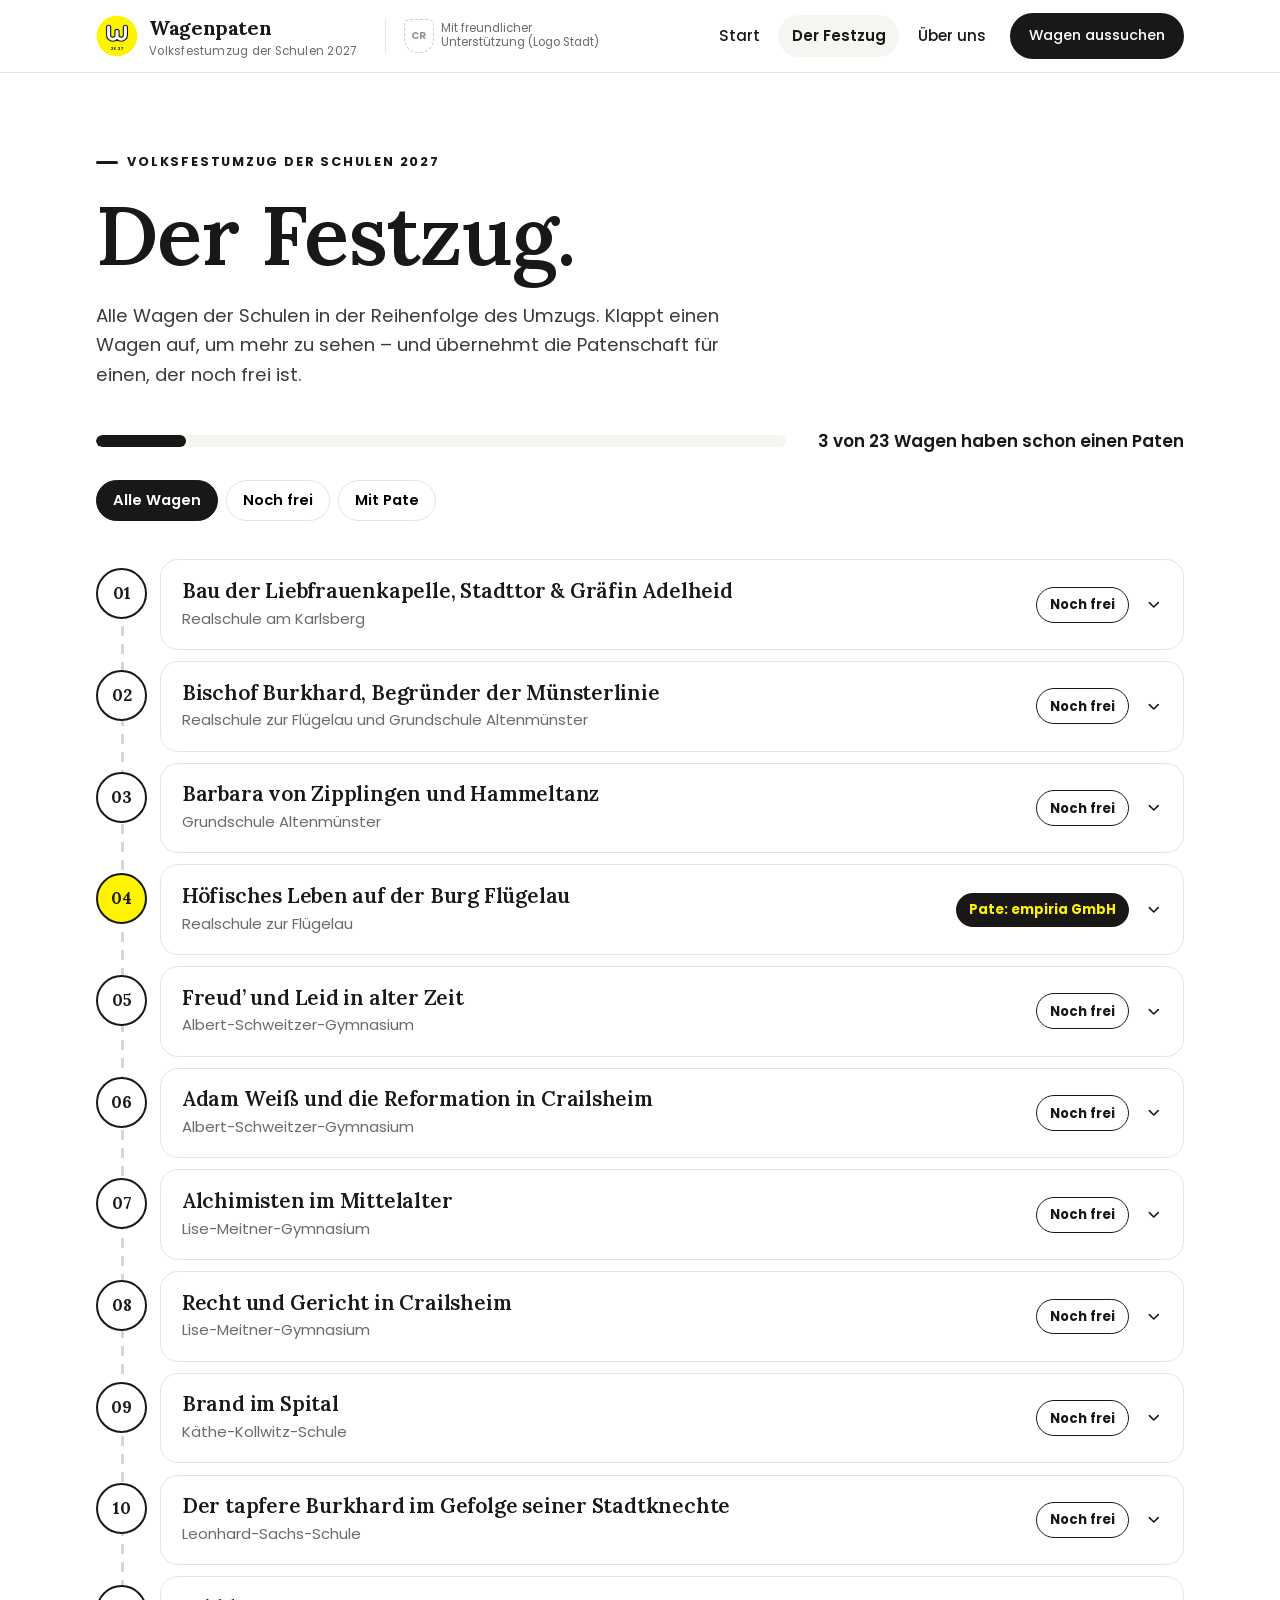
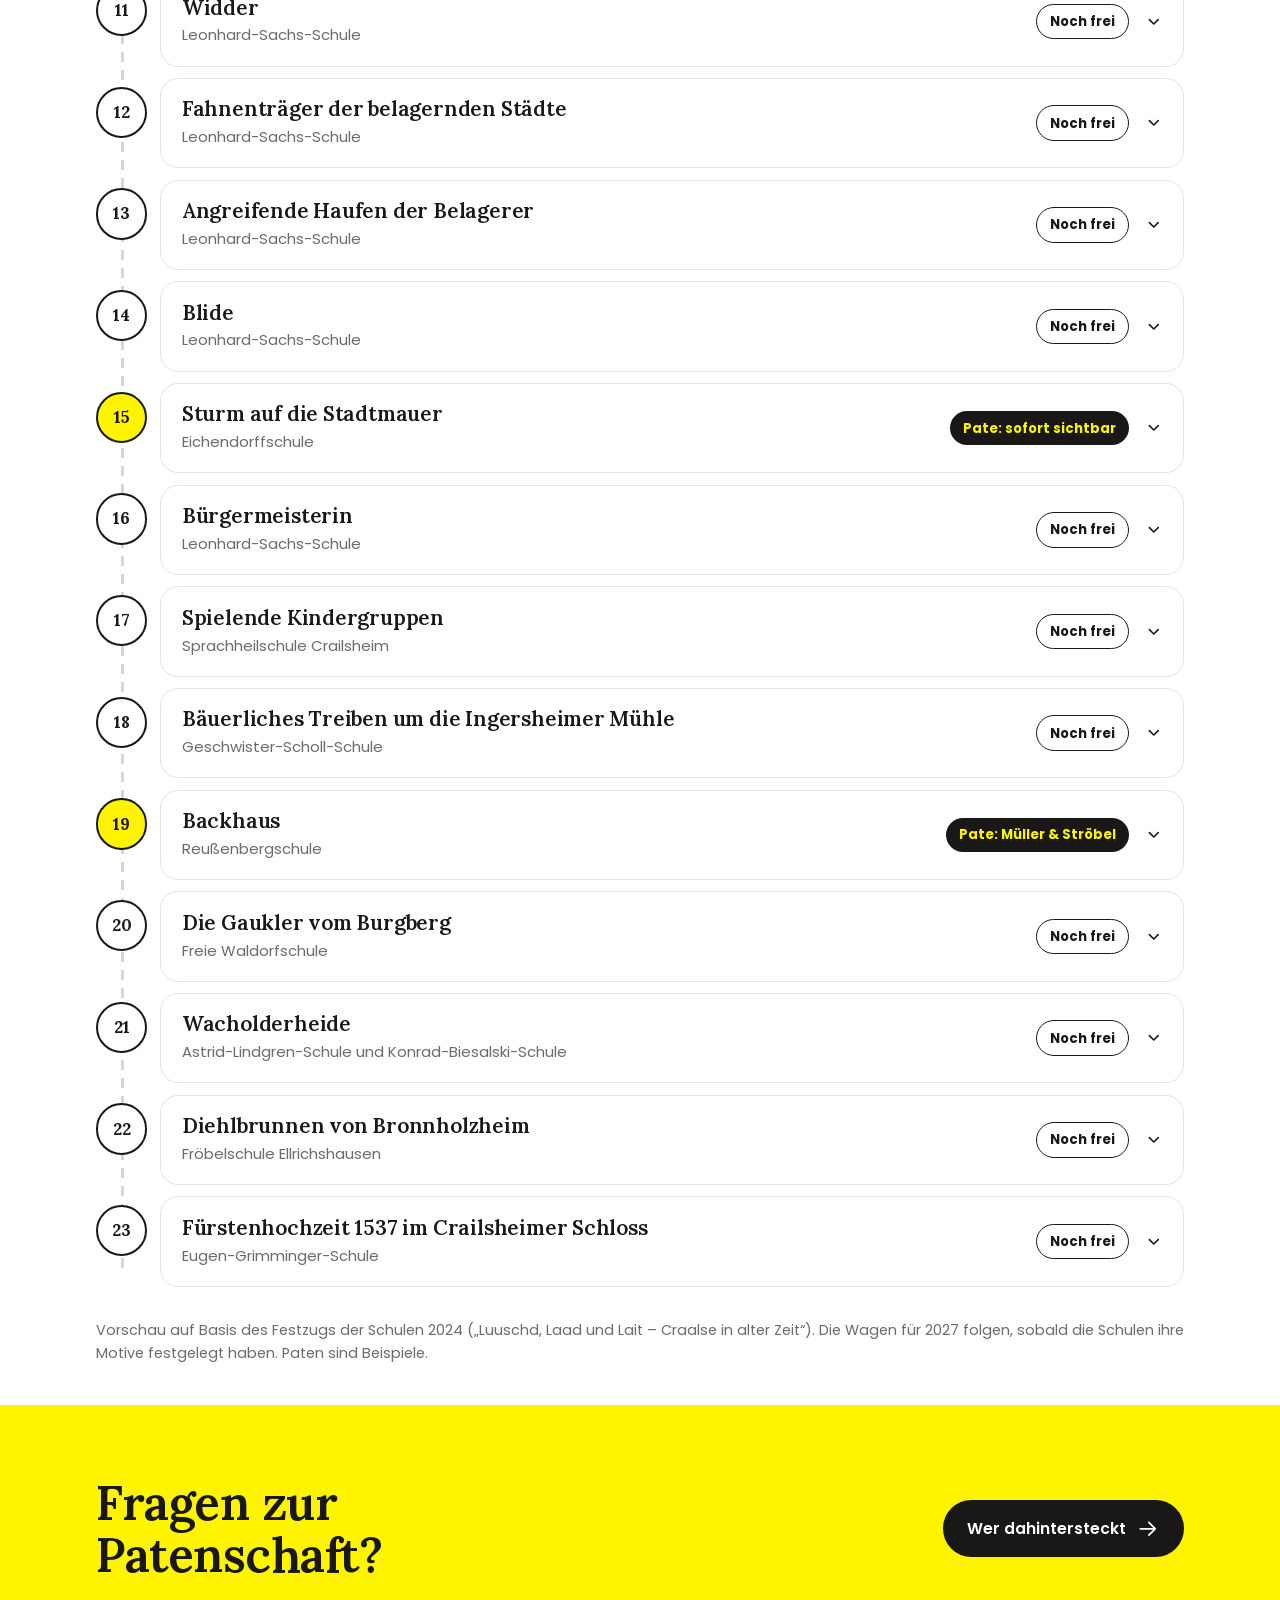
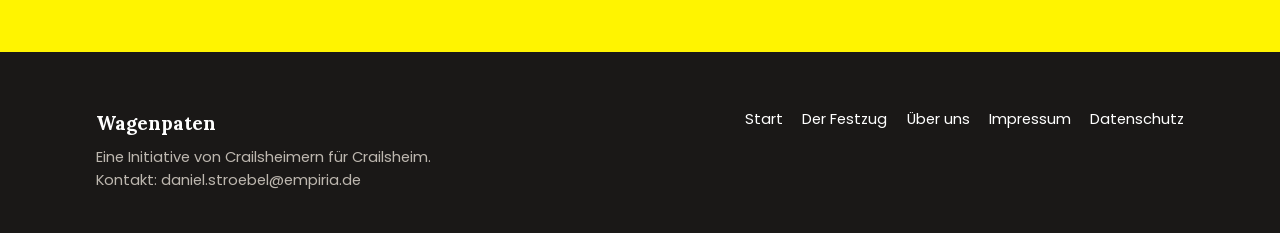
<file: festzug.html>
<!doctype html>
<html lang="de">
<head>
<meta charset="utf-8">
<meta name="viewport" content="width=device-width, initial-scale=1">
<title>Der Festzug · Wagenpaten (Entwurf)</title>
<meta name="robots" content="noindex, nofollow">
<link rel="stylesheet" href="/assets/fonts/fonts.css">
<link rel="stylesheet" href="/assets/vofe.css">
</head>
<body>
<svg width="0" height="0" style="position:absolute" aria-hidden="true"><defs>
<symbol id="v-horaff" viewBox="0 0 120 120"><circle cx="60" cy="60" r="58" fill="#fff400"/>
 <g transform="translate(28 27)" fill="none" stroke-linecap="round" stroke-linejoin="round"><path d="M8 8v22a12 12 0 0 0 24 0V20M32 20v10a12 12 0 0 0 24 0V8" stroke="#1a1817" stroke-width="15"/><path d="M8 8v22a12 12 0 0 0 24 0V20M32 20v10a12 12 0 0 0 24 0V8" stroke="#fff" stroke-width="8.5"/></g>
 <text x="60" y="99" text-anchor="middle" font-family="Poppins, sans-serif" font-size="11" font-weight="700" letter-spacing="1.5" fill="#1a1817">2027</text></symbol>
<symbol id="v-herz" viewBox="-6 -10 252 252">
 <path d="M98 70C94 30 108 4 120 4s26 26 22 66" fill="none" stroke="#8a5428" stroke-width="12" stroke-linecap="round"/>
 <path d="M98 70C94 30 108 4 120 4s26 26 22 66" fill="none" stroke="#fff400" stroke-width="7" stroke-linecap="round"/>
 <path d="M120 214C60 170 14 128 14 80 14 46 40 22 72 22c22 0 38 12 48 28 10-16 26-28 48-28 32 0 58 24 58 58 0 48-46 90-106 134z" fill="rgba(110,64,28,.22)" transform="translate(0 6)"/>
 <path d="M120 214C60 170 14 128 14 80 14 46 40 22 72 22c22 0 38 12 48 28 10-16 26-28 48-28 32 0 58 24 58 58 0 48-46 90-106 134z" fill="#cf8c4e" stroke="#a9682f" stroke-width="3"/>
 <path d="M120 214C60 170 14 128 14 80 14 46 40 22 72 22c22 0 38 12 48 28 10-16 26-28 48-28 32 0 58 24 58 58 0 48-46 90-106 134z" fill="#dba06a" transform="translate(120 112) scale(0.9) translate(-120 -112)"/>
 <path d="M120 214C60 170 14 128 14 80 14 46 40 22 72 22c22 0 38 12 48 28 10-16 26-28 48-28 32 0 58 24 58 58 0 48-46 90-106 134z" fill="none" stroke="#fff" stroke-width="7.5" stroke-linecap="round" stroke-dasharray="0 1.5625" pathLength="100" transform="translate(120 112) scale(0.86) translate(-120 -112)"/>
 <path d="M120 214C60 170 14 128 14 80 14 46 40 22 72 22c22 0 38 12 48 28 10-16 26-28 48-28 32 0 58 24 58 58 0 48-46 90-106 134z" fill="none" stroke="#C51F5D" stroke-width="3.6" stroke-linecap="round" stroke-dasharray="0 2" pathLength="100" transform="translate(120 112) scale(0.76) translate(-120 -112)"/>
 <path transform="translate(52 82) rotate(-30)" d="M0 0c3-4 8-4 11 0-3 4-8 4-11 0z" fill="#fff"/><path transform="translate(48 70) rotate(40)" d="M0 0c3-4 8-4 11 0-3 4-8 4-11 0z" fill="#fff"/><g transform="translate(62 72)"><g fill="#C51F5D"><circle cx="0.0" cy="-6.3" r="3.6"/><circle cx="6.0" cy="-1.9" r="3.6"/><circle cx="3.7" cy="5.1" r="3.6"/><circle cx="-3.7" cy="5.1" r="3.6"/><circle cx="-6.0" cy="-1.9" r="3.6"/></g><circle r="2.7" fill="#fff400"/></g>
 <path transform="translate(188 82) rotate(210)" d="M0 0c3-4 8-4 11 0-3 4-8 4-11 0z" fill="#fff"/><path transform="translate(192 70) rotate(140)" d="M0 0c3-4 8-4 11 0-3 4-8 4-11 0z" fill="#fff"/><g transform="translate(178 72)"><g fill="#C51F5D"><circle cx="0.0" cy="-6.3" r="3.6"/><circle cx="6.0" cy="-1.9" r="3.6"/><circle cx="3.7" cy="5.1" r="3.6"/><circle cx="-3.7" cy="5.1" r="3.6"/><circle cx="-6.0" cy="-1.9" r="3.6"/></g><circle r="2.7" fill="#fff400"/></g>
 <g transform="translate(81.6 64) scale(1.2)" fill="none" stroke-linecap="round" stroke-linejoin="round"><path d="M8 8v22a12 12 0 0 0 24 0V20M32 20v10a12 12 0 0 0 24 0V8" stroke="#8a5428" stroke-width="13"/><path d="M8 8v22a12 12 0 0 0 24 0V20M32 20v10a12 12 0 0 0 24 0V8" stroke="#fff" stroke-width="8"/></g>
 <text x="120" y="153" text-anchor="middle" font-family="Lora, Georgia, serif" font-size="25" font-weight="700" letter-spacing="1" fill="#fff" stroke="#8a5428" stroke-width="4" paint-order="stroke" stroke-linejoin="round">2027</text>
 <path transform="translate(74 144) scale(.06) translate(-120 -118)" d="M120 214C60 170 14 128 14 80 14 46 40 22 72 22c22 0 38 12 48 28 10-16 26-28 48-28 32 0 58 24 58 58 0 48-46 90-106 134z" fill="#C51F5D"/><path transform="translate(166 144) scale(.06) translate(-120 -118)" d="M120 214C60 170 14 128 14 80 14 46 40 22 72 22c22 0 38 12 48 28 10-16 26-28 48-28 32 0 58 24 58 58 0 48-46 90-106 134z" fill="#C51F5D"/>
</symbol>
<symbol id="v-horaff-pur" viewBox="-2 -2 68 56"><g transform="" fill="none" stroke-linecap="round" stroke-linejoin="round"><path d="M8 8v22a12 12 0 0 0 24 0V20M32 20v10a12 12 0 0 0 24 0V8" stroke="#1a1817" stroke-width="15"/><path d="M8 8v22a12 12 0 0 0 24 0V20M32 20v10a12 12 0 0 0 24 0V8" stroke="#fff" stroke-width="8.5"/></g></symbol>
<symbol id="i-brezel" viewBox="0 0 24 24"><circle cx="15.5" cy="9" r="5.5" class="tupfer"/><path d="M12 20.2c-2 1-4.4 1-6.3-.2-2.8-1.8-3.6-5.6-1.8-8.7 1.7-3 5.6-4.6 7.6-2.4 1.6 1.8.9 4.6-.5 6.4"/><path d="M12 20.2c2 1 4.4 1 6.3-.2 2.8-1.8 3.6-5.6 1.8-8.7-1.7-3-5.6-4.6-7.6-2.4-1.6 1.8-.9 4.6.5 6.4"/><path d="m7 18.6 6.5-6.8M17 18.6l-6.5-6.8"/><path d="M8 6.2h.01M11 4.8h.01M14 5.3h.01" stroke-width="2.4"/></symbol>
<symbol id="i-riesenrad" viewBox="0 0 24 24"><circle cx="12" cy="10" r="7.5" class="tupfer"/><circle cx="12" cy="10" r="7"/><circle cx="12" cy="10" r="1.3"/><path d="M12 3v5.7M12 11.3V17M5 10h5.7M13.3 10H19M7 5l4 4M13 11l4 4M17 5l-4 4M11 11l-4 4"/><path d="m8 22 4-10.5L16 22M6.5 22h11"/><rect x="10.8" y="1.4" width="2.4" height="2" rx=".6"/><rect x="3.6" y="9" width="2" height="2.4" rx=".6"/><rect x="18.4" y="9" width="2" height="2.4" rx=".6"/></symbol>
<symbol id="i-ballon" viewBox="0 0 24 24"><path d="M12 15.5c3.4 0 6-3 6-6.6C18 5.3 15.3 2.5 12 2.5S6 5.3 6 8.9c0 3.6 2.6 6.6 6 6.6z" class="tupfer"/><path d="M12 15.5c3.4 0 6-3 6-6.6C18 5.3 15.3 2.5 12 2.5S6 5.3 6 8.9c0 3.6 2.6 6.6 6 6.6z"/><path d="m11 15.5-.7 1.5h3.4l-.7-1.5"/><path d="M12 17c-1.6 1.6 1.6 2.8 0 4.8"/><path d="M9 6.8c.5-1.2 1.4-1.9 2.4-2.1"/></symbol>
<symbol id="i-herz" viewBox="0 0 24 24"><path d="M12 20.5S3 15 3 8.8C3 6 5 4 7.5 4c1.9 0 3.5 1.1 4.5 2.7C13 5.1 14.6 4 16.5 4 19 4 21 6 21 8.8c0 6.2-9 11.7-9 11.7z" class="tupfer"/><path d="M12 20.5S3 15 3 8.8C3 6 5 4 7.5 4c1.9 0 3.5 1.1 4.5 2.7C13 5.1 14.6 4 16.5 4 19 4 21 6 21 8.8c0 6.2-9 11.7-9 11.7z"/><path d="M6.2 9.4c.9.9 1.8-.9 2.8 0s1.9-.9 2.9 0 1.9-.9 2.9 0 1.9-.9 2.8 0"/><path d="M9.5 12.6h5M10.5 15h3"/><path d="M8.5 4.3c1.5-3 5.5-3 7 0"/></symbol>
<symbol id="i-bonbon" viewBox="0 0 24 24"><ellipse cx="12" cy="12" rx="5" ry="3.8" class="tupfer"/><ellipse cx="12" cy="12" rx="5" ry="3.8"/><path d="M7.1 11 3 7.8v8.4l4.1-3.2M16.9 11 21 7.8v8.4l-4.1-3.2"/><path d="M10 9.2c.8 1.6.8 4 0 5.6M13.6 9.1c.8 1.7.8 4.1 0 5.8"/></symbol>
<symbol id="i-dirndl" viewBox="0 0 24 24"><path d="M9 3.5 8 8l-3.5 12.5h15L16 8l-1-4.5"/><path d="M8 8h8M9.3 3.5c.8 1.7 4.6 1.7 5.4 0"/><path d="M13.5 8.5 15 20.5" /><path d="M10 12.5h4"/></symbol>
<symbol id="i-lederhose" viewBox="0 0 24 24"><path d="M6.5 9h11l1 11.5h-5L12 14l-1.5 6.5h-5z"/><path d="M8 9 6.5 2.5M16 9l1.5-6.5M7.4 5.2h9.2"/><circle cx="9.3" cy="12" r=".6"/><circle cx="14.7" cy="12" r=".6"/></symbol>
<symbol id="i-wagen" viewBox="0 0 24 24"><path d="M3 15.5h15.5l1-6H5.5z" class="tupfer"/><path d="M3 15.5h15.5l1-6H5.5z"/><path d="M6 9.5 7.5 5.5h8l2 4M19.5 12.5H22"/><circle cx="7" cy="18" r="2.3"/><circle cx="16" cy="18" r="2.3"/><path d="M9.5 5.5 10.5 3l1.2 2.5L13 3l1.1 2.5"/></symbol>
<symbol id="i-engel" viewBox="0 0 24 24"><path d="M10.2 11.4C7.8 8 4 6.3 1.8 7c-.1 4.7 2.5 8.6 6.8 9.7zM13.8 11.4C16.2 8 20 6.3 22.2 7c.1 4.7-2.5 8.6-6.8 9.7z" class="tupfer"/><path d="M10.2 11.4C7.8 8 4 6.3 1.8 7c-.1 4.7 2.5 8.6 6.8 9.7M13.8 11.4C16.2 8 20 6.3 22.2 7c.1 4.7-2.5 8.6-6.8 9.7"/><path d="M4.8 10.3c.9 1.7 2.3 3 4 3.8M19.2 10.3c-.9 1.7-2.3 3-4 3.8"/><ellipse cx="12" cy="2.3" rx="3.2" ry="1"/><circle cx="12" cy="6.4" r="2.1"/><path d="M10.3 9.7h3.4l3.4 11.3H6.9z"/></symbol>
<symbol id="i-hand" viewBox="0 0 24 24"><circle cx="16" cy="8" r="5" class="tupfer"/><path d="M8 12V5.5a1.5 1.5 0 0 1 3 0V11M11 10.5V4a1.5 1.5 0 0 1 3 0v6.5M14 10.5V5.5a1.5 1.5 0 0 1 3 0V13c0 4.4-2.7 8-7 8-3.2 0-4.8-1.6-6.4-4.8L2.4 13.6a1.5 1.5 0 0 1 2.5-1.6L8 15"/></symbol>
<symbol id="i-sonne" viewBox="0 0 24 24"><circle cx="12" cy="12" r="5.5" class="tupfer"/><circle cx="12" cy="12" r="4"/><path d="M12 2.5v2M12 19.5v2M4.6 4.6l1.4 1.4M18 18l1.4 1.4M2.5 12h2M19.5 12h2M4.6 19.4 6 18M18 6l1.4-1.4"/><path d="M10.4 12.6c.9.9 2.3.9 3.2 0"/></symbol>
<symbol id="i-handy" viewBox="0 0 24 24"><rect x="6.5" y="2.5" width="11" height="19" rx="2.2" class="tupfer"/><rect x="6.5" y="2.5" width="11" height="19" rx="2.2"/><path d="M10.5 5h3M9.5 10.8l1.8 1.8 3.4-3.4"/><path d="M11 18.5h2"/></symbol>
<symbol id="i-gespraech" viewBox="0 0 24 24"><path d="M3 5.5A2.5 2.5 0 0 1 5.5 3h8A2.5 2.5 0 0 1 16 5.5v4a2.5 2.5 0 0 1-2.5 2.5H8.5L5 15v-3h.5A2.5 2.5 0 0 1 3 9.5z" class="tupfer"/><path d="M3 5.5A2.5 2.5 0 0 1 5.5 3h8A2.5 2.5 0 0 1 16 5.5v4a2.5 2.5 0 0 1-2.5 2.5H8.5L5 15v-3.1A2.5 2.5 0 0 1 3 9.5z"/><path d="M18.5 8.5A2.5 2.5 0 0 1 21 11v4a2.5 2.5 0 0 1-2.5 2.5H19v3l-3.5-3H11a2.5 2.5 0 0 1-2.5-2.5"/><path d="M7 7.5h5"/></symbol>
<symbol id="i-pfeil" viewBox="0 0 24 24"><path d="m6 9 6 6 6-6"/></symbol>
<symbol id="i-weiter" viewBox="0 0 24 24"><path d="M5 12h14M13 6l6 6-6 6"/></symbol>
<symbol id="i-regen" viewBox="0 0 24 24"><path d="M7 16.5h10.5a4 4 0 0 0 .6-8 6 6 0 0 0-11.6 1A3.5 3.5 0 0 0 7 16.5z" class="tupfer"/><path d="M7 16.5h10.5a4 4 0 0 0 .6-8 6 6 0 0 0-11.6 1A3.5 3.5 0 0 0 7 16.5z"/><path d="M9 19.5l-.8 2M13 19.5l-.8 2M17 19.5l-.8 2"/></symbol>
</defs></svg>
<header class="kopf"><div class="wrap">
<a class="marke" href="/start.html"><svg class="marke__zeichen" aria-hidden="true"><use href="#v-horaff"/></svg><span><b>Wagenpaten</b><small>Volksfestumzug der Schulen 2027</small></span></a>
<div class="stadtlogo" title="Platzhalter – Nutzung des Stadtlogos vor Veröffentlichung mit der Stadt klären"><span>CR</span>Mit freundlicher<br>Unterstützung (Logo Stadt)</div>
<nav class="nav" aria-label="Seiten"><a href="/start.html">Start</a><a href="/festzug.html" aria-current="page">Der Festzug</a><a href="/ueber-uns.html">Über uns</a><a class="knopf" href="/festzug.html">Wagen aussuchen</a></nav></div></header>
<main>
<section class="zugkopf"><div class="wrap">
<p class="kicker">Volksfestumzug der Schulen 2027</p>
<h1>Der Festzug.</h1>
<p class="lead">Alle Wagen der Schulen in der Reihenfolge des Umzugs. Klappt einen Wagen auf, um mehr zu sehen – und übernehmt die Patenschaft für einen, der noch frei ist.</p>
<div class="stand"><div class="balken"><i data-balken></i></div><p data-stand></p></div>
<div class="filter" role="group" aria-label="Wagen filtern"><button type="button" data-f="alle" aria-pressed="true">Alle Wagen</button><button type="button" data-f="frei" aria-pressed="false">Noch frei</button><button type="button" data-f="pate" aria-pressed="false">Mit Pate</button></div>
<ol class="zug" data-zug><li class="wagen"><span class="wagen__nr">01</span><details><summary><div><h3>Bau der Liebfrauenkapelle, Stadttor &amp; Gräfin Adelheid</h3><p class="wagen__schule">Realschule am Karlsberg</p></div><span class="status status--frei">Noch frei</span><svg class="pfeil" aria-hidden="true"><use href="#i-pfeil"/></svg></summary><div class="wagen__mehr"><dl><dt>Motto</dt><dd>Bau der Liebfrauenkapelle, Stadttor &amp; Gräfin Adelheid</dd><dt>Schule</dt><dd>Realschule am Karlsberg</dd><dt>Verteilt wird</dt><dd>Süßigkeiten und Kleinigkeiten – Menge stimmen wir mit der Schule ab</dd></dl><a class="knopf" href="mailto:daniel.stroebel@empiria.de?subject=Patenschaft%20Wagen%2001">Patenschaft übernehmen <svg class="ico" aria-hidden="true"><use href="#i-weiter"/></svg></a></div></details></li><li class="wagen"><span class="wagen__nr">02</span><details><summary><div><h3>Bischof Burkhard, Begründer der Münsterlinie</h3><p class="wagen__schule">Realschule zur Flügelau und Grundschule Altenmünster</p></div><span class="status status--frei">Noch frei</span><svg class="pfeil" aria-hidden="true"><use href="#i-pfeil"/></svg></summary><div class="wagen__mehr"><dl><dt>Motto</dt><dd>Bischof Burkhard, Begründer der Münsterlinie</dd><dt>Schule</dt><dd>Realschule zur Flügelau und Grundschule Altenmünster</dd><dt>Verteilt wird</dt><dd>Süßigkeiten und Kleinigkeiten – Menge stimmen wir mit der Schule ab</dd></dl><a class="knopf" href="mailto:daniel.stroebel@empiria.de?subject=Patenschaft%20Wagen%2002">Patenschaft übernehmen <svg class="ico" aria-hidden="true"><use href="#i-weiter"/></svg></a></div></details></li><li class="wagen"><span class="wagen__nr">03</span><details><summary><div><h3>Barbara von Zipplingen und Hammeltanz</h3><p class="wagen__schule">Grundschule Altenmünster</p></div><span class="status status--frei">Noch frei</span><svg class="pfeil" aria-hidden="true"><use href="#i-pfeil"/></svg></summary><div class="wagen__mehr"><dl><dt>Motto</dt><dd>Barbara von Zipplingen und Hammeltanz</dd><dt>Schule</dt><dd>Grundschule Altenmünster</dd><dt>Verteilt wird</dt><dd>Süßigkeiten und Kleinigkeiten – Menge stimmen wir mit der Schule ab</dd></dl><a class="knopf" href="mailto:daniel.stroebel@empiria.de?subject=Patenschaft%20Wagen%2003">Patenschaft übernehmen <svg class="ico" aria-hidden="true"><use href="#i-weiter"/></svg></a></div></details></li><li class="wagen wagen--pate"><span class="wagen__nr">04</span><details><summary><div><h3>Höfisches Leben auf der Burg Flügelau</h3><p class="wagen__schule">Realschule zur Flügelau</p></div><span class="status status--pate">Pate: empiria GmbH</span><svg class="pfeil" aria-hidden="true"><use href="#i-pfeil"/></svg></summary><div class="wagen__mehr"><dl><dt>Motto</dt><dd>Höfisches Leben auf der Burg Flügelau</dd><dt>Schule</dt><dd>Realschule zur Flügelau</dd><dt>Verteilt wird</dt><dd>Süßigkeiten und Kleinigkeiten – Menge stimmen wir mit der Schule ab</dd></dl><div class="wagen__pate"><span class="wagen__logo"><img class="logo--empiria" src="/assets/bilder/logos/empiria.svg" alt="empiria GmbH"></span><div><b>empiria GmbH</b> <small>(Beispiel)</small><br><small>ist Pate dieses Wagens – danke!</small></div></div></div></details></li><li class="wagen"><span class="wagen__nr">05</span><details><summary><div><h3>Freud’ und Leid in alter Zeit</h3><p class="wagen__schule">Albert-Schweitzer-Gymnasium</p></div><span class="status status--frei">Noch frei</span><svg class="pfeil" aria-hidden="true"><use href="#i-pfeil"/></svg></summary><div class="wagen__mehr"><dl><dt>Motto</dt><dd>Freud’ und Leid in alter Zeit</dd><dt>Schule</dt><dd>Albert-Schweitzer-Gymnasium</dd><dt>Verteilt wird</dt><dd>Süßigkeiten und Kleinigkeiten – Menge stimmen wir mit der Schule ab</dd></dl><a class="knopf" href="mailto:daniel.stroebel@empiria.de?subject=Patenschaft%20Wagen%2005">Patenschaft übernehmen <svg class="ico" aria-hidden="true"><use href="#i-weiter"/></svg></a></div></details></li><li class="wagen"><span class="wagen__nr">06</span><details><summary><div><h3>Adam Weiß und die Reformation in Crailsheim</h3><p class="wagen__schule">Albert-Schweitzer-Gymnasium</p></div><span class="status status--frei">Noch frei</span><svg class="pfeil" aria-hidden="true"><use href="#i-pfeil"/></svg></summary><div class="wagen__mehr"><dl><dt>Motto</dt><dd>Adam Weiß und die Reformation in Crailsheim</dd><dt>Schule</dt><dd>Albert-Schweitzer-Gymnasium</dd><dt>Verteilt wird</dt><dd>Süßigkeiten und Kleinigkeiten – Menge stimmen wir mit der Schule ab</dd></dl><a class="knopf" href="mailto:daniel.stroebel@empiria.de?subject=Patenschaft%20Wagen%2006">Patenschaft übernehmen <svg class="ico" aria-hidden="true"><use href="#i-weiter"/></svg></a></div></details></li><li class="wagen"><span class="wagen__nr">07</span><details><summary><div><h3>Alchimisten im Mittelalter</h3><p class="wagen__schule">Lise-Meitner-Gymnasium</p></div><span class="status status--frei">Noch frei</span><svg class="pfeil" aria-hidden="true"><use href="#i-pfeil"/></svg></summary><div class="wagen__mehr"><dl><dt>Motto</dt><dd>Alchimisten im Mittelalter</dd><dt>Schule</dt><dd>Lise-Meitner-Gymnasium</dd><dt>Verteilt wird</dt><dd>Süßigkeiten und Kleinigkeiten – Menge stimmen wir mit der Schule ab</dd></dl><a class="knopf" href="mailto:daniel.stroebel@empiria.de?subject=Patenschaft%20Wagen%2007">Patenschaft übernehmen <svg class="ico" aria-hidden="true"><use href="#i-weiter"/></svg></a></div></details></li><li class="wagen"><span class="wagen__nr">08</span><details><summary><div><h3>Recht und Gericht in Crailsheim</h3><p class="wagen__schule">Lise-Meitner-Gymnasium</p></div><span class="status status--frei">Noch frei</span><svg class="pfeil" aria-hidden="true"><use href="#i-pfeil"/></svg></summary><div class="wagen__mehr"><dl><dt>Motto</dt><dd>Recht und Gericht in Crailsheim</dd><dt>Schule</dt><dd>Lise-Meitner-Gymnasium</dd><dt>Verteilt wird</dt><dd>Süßigkeiten und Kleinigkeiten – Menge stimmen wir mit der Schule ab</dd></dl><a class="knopf" href="mailto:daniel.stroebel@empiria.de?subject=Patenschaft%20Wagen%2008">Patenschaft übernehmen <svg class="ico" aria-hidden="true"><use href="#i-weiter"/></svg></a></div></details></li><li class="wagen"><span class="wagen__nr">09</span><details><summary><div><h3>Brand im Spital</h3><p class="wagen__schule">Käthe-Kollwitz-Schule</p></div><span class="status status--frei">Noch frei</span><svg class="pfeil" aria-hidden="true"><use href="#i-pfeil"/></svg></summary><div class="wagen__mehr"><dl><dt>Motto</dt><dd>Brand im Spital</dd><dt>Schule</dt><dd>Käthe-Kollwitz-Schule</dd><dt>Verteilt wird</dt><dd>Süßigkeiten und Kleinigkeiten – Menge stimmen wir mit der Schule ab</dd></dl><a class="knopf" href="mailto:daniel.stroebel@empiria.de?subject=Patenschaft%20Wagen%2009">Patenschaft übernehmen <svg class="ico" aria-hidden="true"><use href="#i-weiter"/></svg></a></div></details></li><li class="wagen"><span class="wagen__nr">10</span><details><summary><div><h3>Der tapfere Burkhard im Gefolge seiner Stadtknechte</h3><p class="wagen__schule">Leonhard-Sachs-Schule</p></div><span class="status status--frei">Noch frei</span><svg class="pfeil" aria-hidden="true"><use href="#i-pfeil"/></svg></summary><div class="wagen__mehr"><dl><dt>Motto</dt><dd>Der tapfere Burkhard im Gefolge seiner Stadtknechte</dd><dt>Schule</dt><dd>Leonhard-Sachs-Schule</dd><dt>Verteilt wird</dt><dd>Süßigkeiten und Kleinigkeiten – Menge stimmen wir mit der Schule ab</dd></dl><a class="knopf" href="mailto:daniel.stroebel@empiria.de?subject=Patenschaft%20Wagen%2010">Patenschaft übernehmen <svg class="ico" aria-hidden="true"><use href="#i-weiter"/></svg></a></div></details></li><li class="wagen"><span class="wagen__nr">11</span><details><summary><div><h3>Widder</h3><p class="wagen__schule">Leonhard-Sachs-Schule</p></div><span class="status status--frei">Noch frei</span><svg class="pfeil" aria-hidden="true"><use href="#i-pfeil"/></svg></summary><div class="wagen__mehr"><dl><dt>Motto</dt><dd>Widder</dd><dt>Schule</dt><dd>Leonhard-Sachs-Schule</dd><dt>Verteilt wird</dt><dd>Süßigkeiten und Kleinigkeiten – Menge stimmen wir mit der Schule ab</dd></dl><a class="knopf" href="mailto:daniel.stroebel@empiria.de?subject=Patenschaft%20Wagen%2011">Patenschaft übernehmen <svg class="ico" aria-hidden="true"><use href="#i-weiter"/></svg></a></div></details></li><li class="wagen"><span class="wagen__nr">12</span><details><summary><div><h3>Fahnenträger der belagernden Städte</h3><p class="wagen__schule">Leonhard-Sachs-Schule</p></div><span class="status status--frei">Noch frei</span><svg class="pfeil" aria-hidden="true"><use href="#i-pfeil"/></svg></summary><div class="wagen__mehr"><dl><dt>Motto</dt><dd>Fahnenträger der belagernden Städte</dd><dt>Schule</dt><dd>Leonhard-Sachs-Schule</dd><dt>Verteilt wird</dt><dd>Süßigkeiten und Kleinigkeiten – Menge stimmen wir mit der Schule ab</dd></dl><a class="knopf" href="mailto:daniel.stroebel@empiria.de?subject=Patenschaft%20Wagen%2012">Patenschaft übernehmen <svg class="ico" aria-hidden="true"><use href="#i-weiter"/></svg></a></div></details></li><li class="wagen"><span class="wagen__nr">13</span><details><summary><div><h3>Angreifende Haufen der Belagerer</h3><p class="wagen__schule">Leonhard-Sachs-Schule</p></div><span class="status status--frei">Noch frei</span><svg class="pfeil" aria-hidden="true"><use href="#i-pfeil"/></svg></summary><div class="wagen__mehr"><dl><dt>Motto</dt><dd>Angreifende Haufen der Belagerer</dd><dt>Schule</dt><dd>Leonhard-Sachs-Schule</dd><dt>Verteilt wird</dt><dd>Süßigkeiten und Kleinigkeiten – Menge stimmen wir mit der Schule ab</dd></dl><a class="knopf" href="mailto:daniel.stroebel@empiria.de?subject=Patenschaft%20Wagen%2013">Patenschaft übernehmen <svg class="ico" aria-hidden="true"><use href="#i-weiter"/></svg></a></div></details></li><li class="wagen"><span class="wagen__nr">14</span><details><summary><div><h3>Blide</h3><p class="wagen__schule">Leonhard-Sachs-Schule</p></div><span class="status status--frei">Noch frei</span><svg class="pfeil" aria-hidden="true"><use href="#i-pfeil"/></svg></summary><div class="wagen__mehr"><dl><dt>Motto</dt><dd>Blide</dd><dt>Schule</dt><dd>Leonhard-Sachs-Schule</dd><dt>Verteilt wird</dt><dd>Süßigkeiten und Kleinigkeiten – Menge stimmen wir mit der Schule ab</dd></dl><a class="knopf" href="mailto:daniel.stroebel@empiria.de?subject=Patenschaft%20Wagen%2014">Patenschaft übernehmen <svg class="ico" aria-hidden="true"><use href="#i-weiter"/></svg></a></div></details></li><li class="wagen wagen--pate"><span class="wagen__nr">15</span><details><summary><div><h3>Sturm auf die Stadtmauer</h3><p class="wagen__schule">Eichendorffschule</p></div><span class="status status--pate">Pate: sofort sichtbar</span><svg class="pfeil" aria-hidden="true"><use href="#i-pfeil"/></svg></summary><div class="wagen__mehr"><dl><dt>Motto</dt><dd>Sturm auf die Stadtmauer</dd><dt>Schule</dt><dd>Eichendorffschule</dd><dt>Verteilt wird</dt><dd>Süßigkeiten und Kleinigkeiten – Menge stimmen wir mit der Schule ab</dd></dl><div class="wagen__pate"><span class="wagen__logo"><img class="logo--sofort" src="/assets/bilder/logos/sofortsichtbar.svg" alt="sofort sichtbar"></span><div><b>sofort sichtbar</b> <small>(Beispiel)</small><br><small>ist Pate dieses Wagens – danke!</small></div></div></div></details></li><li class="wagen"><span class="wagen__nr">16</span><details><summary><div><h3>Bürgermeisterin</h3><p class="wagen__schule">Leonhard-Sachs-Schule</p></div><span class="status status--frei">Noch frei</span><svg class="pfeil" aria-hidden="true"><use href="#i-pfeil"/></svg></summary><div class="wagen__mehr"><dl><dt>Motto</dt><dd>Bürgermeisterin</dd><dt>Schule</dt><dd>Leonhard-Sachs-Schule</dd><dt>Verteilt wird</dt><dd>Süßigkeiten und Kleinigkeiten – Menge stimmen wir mit der Schule ab</dd></dl><a class="knopf" href="mailto:daniel.stroebel@empiria.de?subject=Patenschaft%20Wagen%2016">Patenschaft übernehmen <svg class="ico" aria-hidden="true"><use href="#i-weiter"/></svg></a></div></details></li><li class="wagen"><span class="wagen__nr">17</span><details><summary><div><h3>Spielende Kindergruppen</h3><p class="wagen__schule">Sprachheilschule Crailsheim</p></div><span class="status status--frei">Noch frei</span><svg class="pfeil" aria-hidden="true"><use href="#i-pfeil"/></svg></summary><div class="wagen__mehr"><dl><dt>Motto</dt><dd>Spielende Kindergruppen</dd><dt>Schule</dt><dd>Sprachheilschule Crailsheim</dd><dt>Verteilt wird</dt><dd>Süßigkeiten und Kleinigkeiten – Menge stimmen wir mit der Schule ab</dd></dl><a class="knopf" href="mailto:daniel.stroebel@empiria.de?subject=Patenschaft%20Wagen%2017">Patenschaft übernehmen <svg class="ico" aria-hidden="true"><use href="#i-weiter"/></svg></a></div></details></li><li class="wagen"><span class="wagen__nr">18</span><details><summary><div><h3>Bäuerliches Treiben um die Ingersheimer Mühle</h3><p class="wagen__schule">Geschwister-Scholl-Schule</p></div><span class="status status--frei">Noch frei</span><svg class="pfeil" aria-hidden="true"><use href="#i-pfeil"/></svg></summary><div class="wagen__mehr"><dl><dt>Motto</dt><dd>Bäuerliches Treiben um die Ingersheimer Mühle</dd><dt>Schule</dt><dd>Geschwister-Scholl-Schule</dd><dt>Verteilt wird</dt><dd>Süßigkeiten und Kleinigkeiten – Menge stimmen wir mit der Schule ab</dd></dl><a class="knopf" href="mailto:daniel.stroebel@empiria.de?subject=Patenschaft%20Wagen%2018">Patenschaft übernehmen <svg class="ico" aria-hidden="true"><use href="#i-weiter"/></svg></a></div></details></li><li class="wagen wagen--pate"><span class="wagen__nr">19</span><details><summary><div><h3>Backhaus</h3><p class="wagen__schule">Reußenbergschule</p></div><span class="status status--pate">Pate: Müller &amp; Ströbel</span><svg class="pfeil" aria-hidden="true"><use href="#i-pfeil"/></svg></summary><div class="wagen__mehr"><dl><dt>Motto</dt><dd>Backhaus</dd><dt>Schule</dt><dd>Reußenbergschule</dd><dt>Verteilt wird</dt><dd>Süßigkeiten und Kleinigkeiten – Menge stimmen wir mit der Schule ab</dd></dl><div class="wagen__pate"><span class="wagen__logo"><svg role="img" aria-label="Müller &amp; Ströbel" xmlns="http://www.w3.org/2000/svg" version="1.1" viewBox="0 0 1687.03 319.71">
  
  <defs>
    <style>
      .ms-st0 {
        font-size: 41.68px;
      }

      .ms-st0, .ms-st1 {
        font-family: Lora-Regular, Lora;
      }

      .ms-st0, .ms-st1, .ms-st2 {
        fill: #3c3b3a;
      }

      .ms-st1 {
        font-size: 138.92px;
      }

      .ms-st3 {
        stroke: #998675;
        stroke-width: 11.11px;
      }

      .ms-st3, .ms-st4 {
        fill: none;
        stroke-linecap: round;
        stroke-linejoin: round;
      }

      .ms-st4 {
        stroke: #3c3b3a;
        stroke-width: 4.17px;
      }

      .ms-st5 {
        fill: #998675;
      }
    </style>
  </defs>
  <g>
    <text class="ms-st1" transform="translate(-1.75 205)"><tspan x="0" y="0">M</tspan></text>
    <text class="ms-st1" transform="translate(125.78 205)"><tspan x="0" y="0"> </tspan></text>
    <text class="ms-st1" transform="translate(162.32 205)"><tspan x="0" y="0"> </tspan></text>
    <text class="ms-st1" transform="translate(198.86 205)"><tspan x="0" y="0"> </tspan></text>
    <text class="ms-st1" transform="translate(235.39 205)"><tspan x="0" y="0"> </tspan></text>
    <text class="ms-st1" transform="translate(272.11 205)"><tspan x="0" y="0">S</tspan></text>
    <text class="ms-st0" transform="translate(166.25 256)"><tspan x="0" y="0">e</tspan></text>
    <text class="ms-st0" transform="translate(188.84 256)"><tspan x="0" y="0">s</tspan></text>
    <text class="ms-st0" transform="translate(208.14 256)"><tspan x="0" y="0">t</tspan></text>
    <text class="ms-st0" transform="translate(224.27 256)"><tspan x="0" y="0">.</tspan></text>
    <text class="ms-st0" transform="translate(155.25 306)"><tspan x="0" y="0">2</tspan></text>
    <text class="ms-st0" transform="translate(177.63 306)"><tspan x="0" y="0">0</tspan></text>
    <text class="ms-st0" transform="translate(203.51 306)"><tspan x="0" y="0">1</tspan></text>
    <text class="ms-st0" transform="translate(218.68 306)"><tspan x="0" y="0">3</tspan></text>
    <line class="ms-st3" x1="62.33" y1="22.8" x2="336.35" y2="296.82"/>
    <line class="ms-st3" x1="62.33" y1="296.82" x2="336.35" y2="22.8"/>
    <path class="ms-st4" d="M208.62,44.29V14.76c-2.83-.27-5.83-.43-8.99-.43s-6.15.16-8.99.43v29.53h-29.96v13.13c0,1.62.08,3.23.25,4.85h29.71v39.35l.53.21,4.16,1.6c2.77,1.06,5.83,1.06,8.6,0l4.16-1.6.53-.21v-39.35h29.71c.16-1.61.25-3.23.25-4.85v-13.13h-29.96Z"/>
    <path class="ms-st4" d="M160.68,27v30.42c0,19.68,12.12,37.33,30.49,44.39l4.16,1.6c2.77,1.07,5.84,1.07,8.6,0l4.16-1.6c18.37-7.07,30.49-24.71,30.49-44.39v-30.42c.01-2.34-1.34-4.47-3.47-5.44-11.19-4.88-23.28-7.35-35.48-7.24-12.21-.11-24.29,2.35-35.48,7.24-2.13.97-3.48,3.1-3.47,5.44Z"/>
  </g>
  <g>
    <path class="ms-st2" d="M543.89,223.12c-4.89-11.11-9.84-22.2-14.84-33.26-5-11.06-9.89-22.26-14.67-33.59-1.56-3.56-3.08-7.14-4.58-10.75-1.5-3.61-2.95-7.25-4.33-10.92-1.39-3.67-2.81-7.33-4.25-11,0,1.22-.03,2.45-.08,3.67-.06,1.22-.08,2.45-.08,3.67-.11,4-.25,8.81-.42,14.42-.17,5.61-.36,11.62-.58,18-.22,6.39-.39,12.78-.5,19.17-.11,6.39-.22,12.42-.33,18.09-.11,2.45-.2,4.89-.25,7.33-.06,2.45-.2,4.72-.42,6.83,2.11-.11,4.19-.22,6.25-.33,2.05-.11,4.14-.22,6.25-.33v7.33h-31.84v-5.5c3.44-.11,5.97-.86,7.59-2.25,1.61-1.39,2.64-3.25,3.08-5.58.44-2.33.72-4.83.83-7.5l3.17-76.02c.11-2.22.19-4.44.25-6.67.05-2.22.14-4.39.25-6.5-2,.11-4,.2-6,.25-2,.06-4,.14-6,.25v-7.17h25.51l28.67,66.18c1.44,3.33,2.86,6.67,4.25,10,1.39,3.33,2.83,6.67,4.33,10,1.5,3.33,2.97,6.73,4.42,10.17h.33c1.22-3,2.67-6.58,4.33-10.75s3.06-7.75,4.17-10.75c4.89-12.22,9.97-24.48,15.25-36.76,5.28-12.28,10.47-24.98,15.59-38.09h24.67v5.5c-2.78-.11-5.06.42-6.83,1.58-1.78,1.17-3.06,3.08-3.83,5.75-.78,2.67-1.06,6.28-.83,10.84l4.33,75.85c.22,1.89.33,3.72.33,5.5v4.83c2-.11,4.03-.19,6.08-.25,2.05-.05,4.08-.14,6.08-.25v7.33h-37.34v-5.5c3.44-.11,6-.94,7.67-2.5,1.67-1.55,2.69-3.78,3.08-6.67.39-2.89.47-6.44.25-10.67l-3.33-55.01c-.11-1.78-.22-3.56-.33-5.33-.11-1.78-.22-3.56-.33-5.33-.11-1.78-.22-3.56-.33-5.33-.33.78-.7,1.61-1.08,2.5-.39.89-.75,1.83-1.08,2.83l-37.51,92.69h-5Z"/>
    <path class="ms-st2" d="M667.41,224.12c-6,0-11.03-1.11-15.09-3.33-4.06-2.22-7.11-6-9.17-11.34-2.06-5.33-3.08-12.56-3.08-21.67v-29.67c0-1.78.03-3.56.08-5.33.06-1.78.25-3.61.58-5.5-1.89.11-3.81.2-5.75.25-1.95.06-3.86.14-5.75.25v-6.83h5.17c4.78,0,8.25-.47,10.42-1.42,2.17-.94,3.86-1.97,5.08-3.08h4.83v50.85c0,9.56,1.36,16.7,4.08,21.42,2.72,4.72,7.36,7.03,13.92,6.92,4.22-.11,8.25-1.42,12.09-3.92,3.83-2.5,6.92-5.47,9.25-8.92v-42.84c0-2.67.05-4.97.17-6.92.11-1.94.33-3.86.67-5.75-2,.11-4,.2-6,.25-2,.06-4,.14-6,.25v-6.83h5.17c4.78,0,8.25-.47,10.42-1.42,2.17-.94,3.86-1.97,5.08-3.08h4.83l-.17,63.02c0,1.78-.06,4.28-.17,7.5-.11,3.23-.28,5.95-.5,8.17,2-.11,4-.22,6-.33,2-.11,4-.22,6-.33v7h-23.84c-.33-1.89-.58-3.67-.75-5.33-.17-1.67-.31-3.22-.42-4.67-3.45,3.45-7.61,6.42-12.5,8.92-4.89,2.5-9.78,3.75-14.67,3.75ZM660.25,119.6c-2.22,0-4.17-.94-5.83-2.83-1.67-1.89-2.5-4.22-2.5-7s.86-5.14,2.58-7.08c1.72-1.94,3.64-2.92,5.75-2.92,2.44,0,4.44.97,6,2.92,1.56,1.95,2.33,4.31,2.33,7.08s-.83,5.11-2.5,7c-1.67,1.89-3.61,2.83-5.83,2.83ZM688.09,119.6c-2.22,0-4.17-.94-5.83-2.83-1.67-1.89-2.5-4.22-2.5-7s.86-5.14,2.58-7.08c1.72-1.94,3.64-2.92,5.75-2.92,2.44,0,4.44.97,6,2.92,1.56,1.95,2.33,4.31,2.33,7.08s-.83,5.11-2.5,7c-1.67,1.89-3.61,2.83-5.83,2.83Z"/>
    <path class="ms-st2" d="M730.1,216.45c3.44,0,5.83-.86,7.17-2.58,1.33-1.72,2.11-4.11,2.33-7.17.22-3.05.33-6.58.33-10.59v-78.85c0-1.78.03-3.47.08-5.08.05-1.61.19-3.53.42-5.75-2,.11-3.97.22-5.92.33-1.95.11-3.92.22-5.92.33v-7c4.89,0,8.69-.22,11.42-.67,2.72-.44,4.78-1,6.17-1.67,1.39-.67,2.47-1.39,3.25-2.17h4.83l.17,108.19c0,2.22-.06,4.2-.17,5.92-.11,1.72-.33,3.53-.67,5.42,1.78-.11,3.53-.19,5.25-.25,1.72-.05,3.47-.14,5.25-.25v6.83h-34.01v-5Z"/>
    <path class="ms-st2" d="M775.44,216.45c3.44,0,5.83-.86,7.17-2.58,1.33-1.72,2.11-4.11,2.33-7.17.22-3.05.33-6.58.33-10.59v-78.85c0-1.78.03-3.47.08-5.08.05-1.61.19-3.53.42-5.75-2,.11-3.98.22-5.92.33-1.95.11-3.92.22-5.92.33v-7c4.89,0,8.7-.22,11.42-.67,2.72-.44,4.78-1,6.17-1.67,1.39-.67,2.47-1.39,3.25-2.17h4.83l.17,108.19c0,2.22-.06,4.2-.17,5.92-.11,1.72-.33,3.53-.67,5.42,1.78-.11,3.53-.19,5.25-.25,1.72-.05,3.47-.14,5.25-.25v6.83h-34.01v-5Z"/>
    <path class="ms-st2" d="M862.8,224.12c-7.67,0-14.59-1.81-20.75-5.42-6.17-3.61-11.03-8.72-14.59-15.34-3.56-6.61-5.33-14.42-5.33-23.42,0-7.78,1.75-15.06,5.25-21.84,3.5-6.78,8.42-12.25,14.75-16.42,6.33-4.17,13.67-6.25,22-6.25,4.67,0,9.03.75,13.09,2.25,4.06,1.5,7.64,3.78,10.75,6.83,3.11,3.06,5.56,6.89,7.34,11.5,1.78,4.61,2.67,10.03,2.67,16.25l-58.68,1c0,8.45.92,15.87,2.75,22.25,1.83,6.39,4.81,11.34,8.92,14.84,4.11,3.5,9.39,5.25,15.84,5.25,3.44,0,6.97-.61,10.59-1.83,3.61-1.22,6.97-2.89,10.08-5,3.11-2.11,5.61-4.44,7.5-7l4,3.33c-3,4.67-6.61,8.39-10.84,11.17-4.22,2.78-8.56,4.78-13,6-4.45,1.22-8.56,1.83-12.34,1.83ZM839.79,166.27h42.51c0-4-.58-7.86-1.75-11.59-1.17-3.72-3.08-6.78-5.75-9.17-2.67-2.39-6.17-3.58-10.5-3.58-6.45,0-11.81,1.92-16.09,5.75-4.28,3.83-7.08,10.03-8.42,18.59Z"/>
    <path class="ms-st2" d="M912.81,216.45c3.44,0,5.83-.86,7.17-2.58,1.33-1.72,2.11-4.11,2.33-7.17.22-3.05.33-6.58.33-10.59v-38.01c0-1.78.03-3.56.08-5.33.05-1.78.25-3.61.58-5.5-2,.11-3.97.2-5.92.25-1.95.06-3.92.14-5.92.25v-6.83h5.17c4.78,0,8.08-.47,9.92-1.42,1.83-.94,3.36-1.97,4.58-3.08h4.83c.22,1.78.39,3.97.5,6.58.11,2.61.22,5.92.33,9.92,1.67-2.78,3.94-5.5,6.83-8.17,2.89-2.67,6.14-4.89,9.75-6.67,3.61-1.78,7.42-2.67,11.42-2.67,3.11,0,5.83.83,8.17,2.5,2.33,1.67,3.5,4.33,3.5,8,0,.89-.28,1.97-.83,3.25-.56,1.28-1.45,2.39-2.67,3.33-1.22.95-2.83,1.42-4.83,1.42-2.45-.11-4.39-1.08-5.83-2.92-1.45-1.83-2-3.97-1.67-6.42-2.78-.11-5.64.61-8.58,2.17-2.95,1.56-5.7,3.7-8.25,6.42-2.56,2.72-4.83,5.92-6.83,9.59l.17,41.01c0,2.22-.03,4.2-.08,5.92-.06,1.72-.25,3.53-.58,5.42,1.78-.11,3.53-.19,5.25-.25,1.72-.05,3.47-.14,5.25-.25v6.83h-34.17v-5Z"/>
    <path class="ms-st2" d="M1020.83,224.12c-4.89,0-9.67-.58-14.34-1.75s-8.86-3.06-12.59-5.67c-3.73-2.61-6.7-6-8.92-10.17-2.22-4.17-3.33-9.2-3.33-15.09,0-7.22,2.36-13.61,7.08-19.17,4.72-5.56,11.09-10.06,19.09-13.5-2.89-3.78-5.28-7.31-7.17-10.59-1.89-3.28-3.28-6.56-4.17-9.84-.89-3.28-1.33-6.64-1.33-10.09.11-8,3.06-14.36,8.84-19.09,5.78-4.72,13.11-7.08,22-7.08,5.67,0,10.59,1.03,14.75,3.08,4.17,2.06,7.39,4.83,9.67,8.33,2.28,3.5,3.42,7.48,3.42,11.92,0,4.11-.89,8.06-2.67,11.84-1.78,3.78-4.67,7.42-8.67,10.92s-9.34,6.98-16,10.42c3,3.11,6.31,6.56,9.92,10.34,3.61,3.78,7.25,7.48,10.92,11.09,3.67,3.61,7,6.86,10,9.75.55-2,.97-3.92,1.25-5.75.28-1.83.42-3.47.42-4.92,0-2.55-.36-5.08-1.08-7.58-.72-2.5-2-4.61-3.83-6.33-1.83-1.72-4.42-2.64-7.75-2.75v-5.5h29.17v6.83l-13.84-.67c1.78,1.45,3.06,3.33,3.83,5.67.78,2.33,1.22,5.06,1.33,8.17.11,2.11-.08,4.81-.58,8.08-.5,3.28-1.42,6.7-2.75,10.25,1.22,1.11,2.53,2.31,3.92,3.58,1.39,1.28,2.86,2.58,4.42,3.92,5,4.45,9.31,7.75,12.92,9.92,3.61,2.17,6.31,3.25,8.08,3.25v5.5h-15.5c-1,0-3.25-1.03-6.75-3.08-3.5-2.06-8.14-5.64-13.92-10.75-3.56,4.56-8.25,8.45-14.09,11.67-5.83,3.22-13.09,4.83-21.75,4.83ZM1022.83,215.79c7,.22,12.81-.92,17.42-3.42,4.61-2.5,8.31-5.64,11.09-9.42-.78-.78-1.56-1.53-2.33-2.25-.78-.72-1.61-1.47-2.5-2.25-7.45-7.33-14.03-13.84-19.75-19.5-5.73-5.67-10.59-10.78-14.59-15.34-3.56,2.11-6.33,4.73-8.33,7.84-2,3.11-3.42,6.23-4.25,9.33-.83,3.11-1.25,5.83-1.25,8.17,0,6.11,1.19,11.11,3.58,15,2.39,3.89,5.44,6.78,9.17,8.67,3.72,1.89,7.64,2.95,11.75,3.17ZM1022.83,154.6c6.22-4.11,10.84-8.69,13.84-13.75,3-5.06,4.5-10.03,4.5-14.92,0-5.33-1.39-9.75-4.17-13.25-2.78-3.5-6.73-5.25-11.84-5.25-4.56,0-8.36,1.7-11.42,5.08-3.06,3.39-4.58,8.2-4.58,14.42,0,4.78,1.31,9.5,3.92,14.17,2.61,4.67,5.86,9.17,9.75,13.5Z"/>
    <path class="ms-st2" d="M1166.2,140.1c-.33-5.33-1.61-10.39-3.83-15.17-2.22-4.78-5.45-8.67-9.67-11.67-4.23-3-9.61-4.5-16.17-4.5-6.89,0-12.17,1.95-15.84,5.83-3.67,3.89-5.5,8.45-5.5,13.67,0,4.67,1.33,8.59,4,11.75,2.67,3.17,6.14,5.95,10.42,8.34,4.28,2.39,8.81,4.7,13.59,6.92,4.22,1.89,8.45,3.92,12.67,6.08,4.22,2.17,8.06,4.64,11.5,7.42,3.44,2.78,6.19,6.08,8.25,9.92,2.05,3.83,3.08,8.42,3.08,13.75,0,6.11-1.53,11.56-4.58,16.34-3.06,4.78-7.48,8.53-13.25,11.25-5.78,2.72-12.84,4.08-21.17,4.08-5,0-10.17-.72-15.5-2.17-5.33-1.44-10.06-3.56-14.17-6.33l.83,7.17h-8.67l-1-35.51h6.5c.55,9.78,3.94,17.2,10.17,22.25,6.22,5.06,13.72,7.59,22.5,7.59,4.33,0,8.34-.81,12-2.42,3.67-1.61,6.58-3.97,8.75-7.08,2.17-3.11,3.25-6.89,3.25-11.34,0-5-1.33-9.17-4-12.5-2.67-3.33-6.11-6.22-10.34-8.67-4.22-2.44-8.73-4.78-13.5-7-4.22-1.89-8.39-3.89-12.5-6-4.11-2.11-7.86-4.53-11.25-7.25-3.39-2.72-6.11-5.97-8.17-9.75-2.06-3.78-3.08-8.33-3.08-13.67,0-2.89.5-6,1.5-9.34s2.75-6.53,5.25-9.58c2.5-3.06,5.94-5.56,10.34-7.5,4.39-1.94,9.97-2.92,16.75-2.92,4.22,0,8.97.58,14.25,1.75,5.28,1.17,10.19,3.42,14.75,6.75l-.67-7.17h8.5v36.68h-6Z"/>
    <path class="ms-st2" d="M1224.05,224.12c-2.56,0-5.17-.36-7.83-1.08-2.67-.72-5.14-2.14-7.42-4.25-2.28-2.11-4.08-5.19-5.42-9.25-1.33-4.06-2-9.42-2-16.09l.33-48.34-12.84.17v-7.17c2.89-.11,5.83-1.19,8.83-3.25,3-2.05,5.69-4.86,8.09-8.42,2.39-3.56,4.03-7.44,4.92-11.67h5.67v23.34h28.01v6.5l-28.01.33-.33,46.34c0,5,.42,9.25,1.25,12.75.83,3.5,2.19,6.14,4.08,7.92,1.89,1.78,4.33,2.67,7.33,2.67s6.03-.89,8.75-2.67c2.72-1.78,5.14-4.22,7.25-7.33l4.5,3.67c-2.45,3.67-4.86,6.56-7.25,8.67-2.39,2.11-4.7,3.7-6.92,4.75-2.22,1.05-4.28,1.72-6.17,2-1.89.28-3.5.42-4.83.42Z"/>
    <path class="ms-st2" d="M1257.22,216.45c3.44,0,5.83-.86,7.17-2.58,1.33-1.72,2.11-4.11,2.33-7.17.22-3.05.33-6.58.33-10.59v-38.01c0-1.78.03-3.56.08-5.33.05-1.78.25-3.61.58-5.5-2,.11-3.98.2-5.92.25-1.95.06-3.92.14-5.92.25v-6.83h5.17c4.78,0,8.09-.47,9.92-1.42,1.83-.94,3.36-1.97,4.58-3.08h4.83c.22,1.78.39,3.97.5,6.58.11,2.61.22,5.92.33,9.92,1.67-2.78,3.94-5.5,6.83-8.17,2.89-2.67,6.14-4.89,9.75-6.67,3.61-1.78,7.42-2.67,11.42-2.67,3.11,0,5.83.83,8.17,2.5,2.33,1.67,3.5,4.33,3.5,8,0,.89-.28,1.97-.83,3.25-.56,1.28-1.45,2.39-2.67,3.33-1.22.95-2.83,1.42-4.83,1.42-2.45-.11-4.39-1.08-5.83-2.92-1.45-1.83-2-3.97-1.67-6.42-2.78-.11-5.64.61-8.58,2.17-2.95,1.56-5.7,3.7-8.25,6.42-2.56,2.72-4.83,5.92-6.83,9.59l.17,41.01c0,2.22-.03,4.2-.08,5.92-.06,1.72-.25,3.53-.58,5.42,1.78-.11,3.53-.19,5.25-.25,1.72-.05,3.47-.14,5.25-.25v6.83h-34.17v-5Z"/>
    <path class="ms-st2" d="M1369.58,224.12c-7.78,0-14.84-1.81-21.17-5.42s-11.37-8.61-15.09-15c-3.73-6.39-5.58-13.7-5.58-21.92,0-8.78,1.83-16.67,5.5-23.67,3.67-7,8.67-12.53,15-16.59,6.33-4.06,13.45-6.08,21.34-6.08s14.84,1.86,21.17,5.58c6.33,3.72,11.39,8.75,15.17,15.09,3.78,6.33,5.67,13.56,5.67,21.67,0,8.56-1.86,16.37-5.58,23.42-3.72,7.06-8.75,12.64-15.09,16.75s-13.45,6.17-21.34,6.17ZM1370.92,217.45c5.89,0,10.56-1.67,14-5,3.44-3.33,5.92-7.67,7.42-13,1.5-5.33,2.25-10.95,2.25-16.84,0-5-.47-9.92-1.42-14.75-.95-4.83-2.42-9.22-4.42-13.17-2-3.94-4.58-7.08-7.75-9.42-3.17-2.33-6.98-3.5-11.42-3.5-5.78,0-10.5,1.67-14.17,5-3.67,3.33-6.36,7.67-8.08,13-1.72,5.33-2.58,11.06-2.58,17.17,0,6.89.94,13.42,2.83,19.59,1.89,6.17,4.78,11.2,8.67,15.09,3.89,3.89,8.78,5.83,14.67,5.83ZM1355.58,119.6c-2.22,0-4.17-.94-5.83-2.83-1.67-1.89-2.5-4.22-2.5-7s.86-5.14,2.58-7.08c1.72-1.94,3.64-2.92,5.75-2.92,2.44,0,4.44.97,6,2.92,1.55,1.95,2.33,4.31,2.33,7.08s-.83,5.11-2.5,7c-1.67,1.89-3.61,2.83-5.83,2.83ZM1383.42,119.6c-2.22,0-4.17-.94-5.83-2.83-1.67-1.89-2.5-4.22-2.5-7s.86-5.14,2.58-7.08c1.72-1.94,3.64-2.92,5.75-2.92,2.44,0,4.44.97,6,2.92,1.55,1.95,2.33,4.31,2.33,7.08s-.83,5.11-2.5,7c-1.67,1.89-3.61,2.83-5.83,2.83Z"/>
    <path class="ms-st2" d="M1431.1,117.26c0-1.78.03-3.47.08-5.08.05-1.61.19-3.53.42-5.75-2,.11-3.97.22-5.92.33-1.95.11-3.92.22-5.92.33v-7c4.89,0,8.69-.22,11.42-.67,2.72-.44,4.78-1,6.17-1.67,1.39-.67,2.47-1.39,3.25-2.17h4.83v49.68c3.11-3.11,6.81-5.53,11.09-7.25,4.28-1.72,8.97-2.58,14.09-2.58,7.11,0,13.53,1.72,19.25,5.17,5.72,3.45,10.25,8.33,13.59,14.67s5,13.84,5,22.51c0,9.45-2.06,17.64-6.17,24.59-4.11,6.95-9.45,12.31-16,16.09-6.56,3.78-13.62,5.67-21.17,5.67-3.78,0-7.92-.7-12.42-2.08-4.5-1.39-8.53-4.08-12.09-8.08l-4,7.5h-5.83l.33-104.19ZM1445.43,195.28c0,5.89.94,10.42,2.83,13.59,1.89,3.17,4.33,5.36,7.33,6.58,3,1.22,6.17,1.83,9.5,1.83,5.33,0,9.95-1.5,13.84-4.5,3.89-3,6.92-7.14,9.08-12.42,2.17-5.28,3.25-11.42,3.25-18.42,0-7.56-.95-14.2-2.83-19.92-1.89-5.72-4.72-10.22-8.5-13.5-3.78-3.28-8.56-4.92-14.34-4.92-3.67,0-7.31.86-10.92,2.58-3.61,1.72-6.7,4.03-9.25,6.92v42.18Z"/>
    <path class="ms-st2" d="M1563.13,224.12c-7.67,0-14.59-1.81-20.75-5.42s-11.03-8.72-14.59-15.34c-3.56-6.61-5.33-14.42-5.33-23.42,0-7.78,1.75-15.06,5.25-21.84,3.5-6.78,8.42-12.25,14.75-16.42,6.33-4.17,13.67-6.25,22-6.25,4.67,0,9.03.75,13.09,2.25,4.06,1.5,7.64,3.78,10.75,6.83,3.11,3.06,5.56,6.89,7.33,11.5,1.78,4.61,2.67,10.03,2.67,16.25l-58.68,1c0,8.45.92,15.87,2.75,22.25,1.83,6.39,4.81,11.34,8.92,14.84,4.11,3.5,9.39,5.25,15.84,5.25,3.44,0,6.97-.61,10.59-1.83,3.61-1.22,6.97-2.89,10.09-5,3.11-2.11,5.61-4.44,7.5-7l4,3.33c-3,4.67-6.61,8.39-10.84,11.17-4.22,2.78-8.56,4.78-13,6-4.45,1.22-8.56,1.83-12.34,1.83ZM1540.12,166.27h42.51c0-4-.58-7.86-1.75-11.59-1.17-3.72-3.08-6.78-5.75-9.17-2.67-2.39-6.17-3.58-10.5-3.58-6.45,0-11.81,1.92-16.09,5.75-4.28,3.83-7.08,10.03-8.42,18.59Z"/>
    <path class="ms-st2" d="M1611.47,216.45c3.44,0,5.83-.86,7.17-2.58,1.33-1.72,2.11-4.11,2.33-7.17.22-3.05.33-6.58.33-10.59v-78.85c0-1.78.03-3.47.08-5.08.05-1.61.19-3.53.42-5.75-2,.11-3.97.22-5.92.33-1.95.11-3.92.22-5.92.33v-7c4.89,0,8.69-.22,11.42-.67,2.72-.44,4.78-1,6.17-1.67,1.39-.67,2.47-1.39,3.25-2.17h4.83l.17,108.19c0,2.22-.06,4.2-.17,5.92-.11,1.72-.33,3.53-.67,5.42,1.78-.11,3.53-.19,5.25-.25,1.72-.05,3.47-.14,5.25-.25v6.83h-34.01v-5Z"/>
    <path class="ms-st5" d="M1671.49,224.12c-2.56,0-4.81-1.03-6.75-3.08-1.95-2.05-2.92-4.58-2.92-7.58s1-5.56,3-7.67c2-2.11,4.28-3.17,6.83-3.17,2.78,0,5.08,1.06,6.92,3.17,1.83,2.11,2.75,4.67,2.75,7.67s-1,5.53-3,7.58c-2,2.06-4.28,3.08-6.83,3.08Z"/>
  </g>
</svg></span><div><b>Müller &amp; Ströbel</b> <small>(Beispiel)</small><br><small>ist Pate dieses Wagens – danke!</small></div></div></div></details></li><li class="wagen"><span class="wagen__nr">20</span><details><summary><div><h3>Die Gaukler vom Burgberg</h3><p class="wagen__schule">Freie Waldorfschule</p></div><span class="status status--frei">Noch frei</span><svg class="pfeil" aria-hidden="true"><use href="#i-pfeil"/></svg></summary><div class="wagen__mehr"><dl><dt>Motto</dt><dd>Die Gaukler vom Burgberg</dd><dt>Schule</dt><dd>Freie Waldorfschule</dd><dt>Verteilt wird</dt><dd>Süßigkeiten und Kleinigkeiten – Menge stimmen wir mit der Schule ab</dd></dl><a class="knopf" href="mailto:daniel.stroebel@empiria.de?subject=Patenschaft%20Wagen%2020">Patenschaft übernehmen <svg class="ico" aria-hidden="true"><use href="#i-weiter"/></svg></a></div></details></li><li class="wagen"><span class="wagen__nr">21</span><details><summary><div><h3>Wacholderheide</h3><p class="wagen__schule">Astrid-Lindgren-Schule und Konrad-Biesalski-Schule</p></div><span class="status status--frei">Noch frei</span><svg class="pfeil" aria-hidden="true"><use href="#i-pfeil"/></svg></summary><div class="wagen__mehr"><dl><dt>Motto</dt><dd>Wacholderheide</dd><dt>Schule</dt><dd>Astrid-Lindgren-Schule und Konrad-Biesalski-Schule</dd><dt>Verteilt wird</dt><dd>Süßigkeiten und Kleinigkeiten – Menge stimmen wir mit der Schule ab</dd></dl><a class="knopf" href="mailto:daniel.stroebel@empiria.de?subject=Patenschaft%20Wagen%2021">Patenschaft übernehmen <svg class="ico" aria-hidden="true"><use href="#i-weiter"/></svg></a></div></details></li><li class="wagen"><span class="wagen__nr">22</span><details><summary><div><h3>Diehlbrunnen von Bronnholzheim</h3><p class="wagen__schule">Fröbelschule Ellrichshausen</p></div><span class="status status--frei">Noch frei</span><svg class="pfeil" aria-hidden="true"><use href="#i-pfeil"/></svg></summary><div class="wagen__mehr"><dl><dt>Motto</dt><dd>Diehlbrunnen von Bronnholzheim</dd><dt>Schule</dt><dd>Fröbelschule Ellrichshausen</dd><dt>Verteilt wird</dt><dd>Süßigkeiten und Kleinigkeiten – Menge stimmen wir mit der Schule ab</dd></dl><a class="knopf" href="mailto:daniel.stroebel@empiria.de?subject=Patenschaft%20Wagen%2022">Patenschaft übernehmen <svg class="ico" aria-hidden="true"><use href="#i-weiter"/></svg></a></div></details></li><li class="wagen"><span class="wagen__nr">23</span><details><summary><div><h3>Fürstenhochzeit 1537 im Crailsheimer Schloss</h3><p class="wagen__schule">Eugen-Grimminger-Schule</p></div><span class="status status--frei">Noch frei</span><svg class="pfeil" aria-hidden="true"><use href="#i-pfeil"/></svg></summary><div class="wagen__mehr"><dl><dt>Motto</dt><dd>Fürstenhochzeit 1537 im Crailsheimer Schloss</dd><dt>Schule</dt><dd>Eugen-Grimminger-Schule</dd><dt>Verteilt wird</dt><dd>Süßigkeiten und Kleinigkeiten – Menge stimmen wir mit der Schule ab</dd></dl><a class="knopf" href="mailto:daniel.stroebel@empiria.de?subject=Patenschaft%20Wagen%2023">Patenschaft übernehmen <svg class="ico" aria-hidden="true"><use href="#i-weiter"/></svg></a></div></details></li></ol>
<p class="zug__hinweis">Vorschau auf Basis des Festzugs der Schulen 2024 („Luuschd, Laad und Lait – Craalse in alter Zeit“). Die Wagen für 2027 folgen, sobald die Schulen ihre Motive festgelegt haben. Paten sind Beispiele.</p>
</div></section>
<section class="band"><div class="wrap"><h2>Fragen zur Patenschaft?</h2><a class="knopf" href="/ueber-uns.html">Wer dahintersteckt <svg class="ico" aria-hidden="true"><use href="#i-weiter"/></svg></a></div></section>
</main>
<footer class="fuss"><div class="wrap">
<div><b>Wagenpaten</b><p style="margin-top:.4rem">Eine Initiative von Crailsheimern für Crailsheim.<br>Kontakt: daniel.stroebel@empiria.de</p></div>
<nav><a href="/start.html">Start</a><a href="/festzug.html">Der Festzug</a><a href="/ueber-uns.html">Über uns</a><a href="/impressum.html">Impressum</a><a href="/datenschutz.html">Datenschutz</a></nav>
</div></footer>
<script src="/assets/vofe.js"></script>
</body>
</html>
</file>
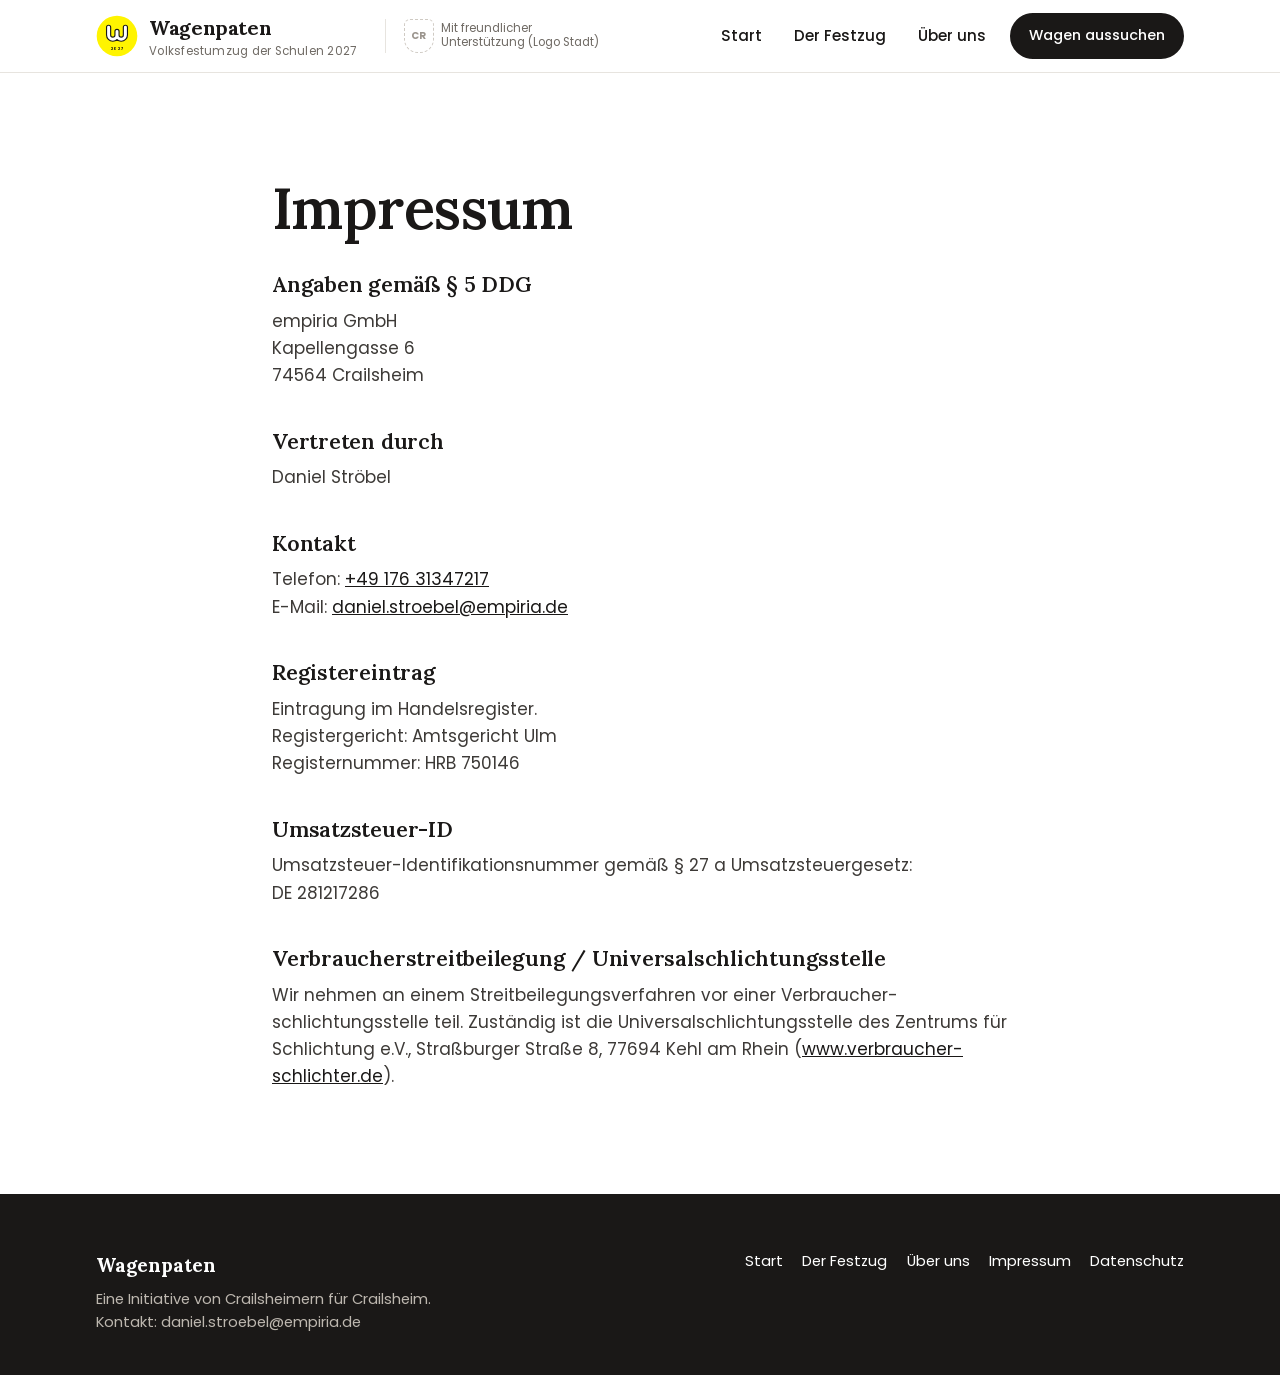
<file: impressum.html>
<!doctype html>
<html lang="de">
<head>
<meta charset="utf-8">
<meta name="viewport" content="width=device-width, initial-scale=1">
<title>Impressum · Wagenpaten (Entwurf)</title>
<meta name="robots" content="noindex, nofollow">
<link rel="stylesheet" href="/assets/fonts/fonts.css">
<link rel="stylesheet" href="/assets/vofe.css">
</head>
<body>
<svg width="0" height="0" style="position:absolute" aria-hidden="true"><defs>
<symbol id="v-horaff" viewBox="0 0 120 120"><circle cx="60" cy="60" r="58" fill="#fff400"/>
 <g transform="translate(28 27)" fill="none" stroke-linecap="round" stroke-linejoin="round"><path d="M8 8v22a12 12 0 0 0 24 0V20M32 20v10a12 12 0 0 0 24 0V8" stroke="#1a1817" stroke-width="15"/><path d="M8 8v22a12 12 0 0 0 24 0V20M32 20v10a12 12 0 0 0 24 0V8" stroke="#fff" stroke-width="8.5"/></g>
 <text x="60" y="99" text-anchor="middle" font-family="Poppins, sans-serif" font-size="11" font-weight="700" letter-spacing="1.5" fill="#1a1817">2027</text></symbol>
<symbol id="v-herz" viewBox="-6 -10 252 252">
 <path d="M98 70C94 30 108 4 120 4s26 26 22 66" fill="none" stroke="#8a5428" stroke-width="12" stroke-linecap="round"/>
 <path d="M98 70C94 30 108 4 120 4s26 26 22 66" fill="none" stroke="#fff400" stroke-width="7" stroke-linecap="round"/>
 <path d="M120 214C60 170 14 128 14 80 14 46 40 22 72 22c22 0 38 12 48 28 10-16 26-28 48-28 32 0 58 24 58 58 0 48-46 90-106 134z" fill="rgba(110,64,28,.22)" transform="translate(0 6)"/>
 <path d="M120 214C60 170 14 128 14 80 14 46 40 22 72 22c22 0 38 12 48 28 10-16 26-28 48-28 32 0 58 24 58 58 0 48-46 90-106 134z" fill="#cf8c4e" stroke="#a9682f" stroke-width="3"/>
 <path d="M120 214C60 170 14 128 14 80 14 46 40 22 72 22c22 0 38 12 48 28 10-16 26-28 48-28 32 0 58 24 58 58 0 48-46 90-106 134z" fill="#dba06a" transform="translate(120 112) scale(0.9) translate(-120 -112)"/>
 <path d="M120 214C60 170 14 128 14 80 14 46 40 22 72 22c22 0 38 12 48 28 10-16 26-28 48-28 32 0 58 24 58 58 0 48-46 90-106 134z" fill="none" stroke="#fff" stroke-width="7.5" stroke-linecap="round" stroke-dasharray="0 1.5625" pathLength="100" transform="translate(120 112) scale(0.86) translate(-120 -112)"/>
 <path d="M120 214C60 170 14 128 14 80 14 46 40 22 72 22c22 0 38 12 48 28 10-16 26-28 48-28 32 0 58 24 58 58 0 48-46 90-106 134z" fill="none" stroke="#C51F5D" stroke-width="3.6" stroke-linecap="round" stroke-dasharray="0 2" pathLength="100" transform="translate(120 112) scale(0.76) translate(-120 -112)"/>
 <path transform="translate(52 82) rotate(-30)" d="M0 0c3-4 8-4 11 0-3 4-8 4-11 0z" fill="#fff"/><path transform="translate(48 70) rotate(40)" d="M0 0c3-4 8-4 11 0-3 4-8 4-11 0z" fill="#fff"/><g transform="translate(62 72)"><g fill="#C51F5D"><circle cx="0.0" cy="-6.3" r="3.6"/><circle cx="6.0" cy="-1.9" r="3.6"/><circle cx="3.7" cy="5.1" r="3.6"/><circle cx="-3.7" cy="5.1" r="3.6"/><circle cx="-6.0" cy="-1.9" r="3.6"/></g><circle r="2.7" fill="#fff400"/></g>
 <path transform="translate(188 82) rotate(210)" d="M0 0c3-4 8-4 11 0-3 4-8 4-11 0z" fill="#fff"/><path transform="translate(192 70) rotate(140)" d="M0 0c3-4 8-4 11 0-3 4-8 4-11 0z" fill="#fff"/><g transform="translate(178 72)"><g fill="#C51F5D"><circle cx="0.0" cy="-6.3" r="3.6"/><circle cx="6.0" cy="-1.9" r="3.6"/><circle cx="3.7" cy="5.1" r="3.6"/><circle cx="-3.7" cy="5.1" r="3.6"/><circle cx="-6.0" cy="-1.9" r="3.6"/></g><circle r="2.7" fill="#fff400"/></g>
 <g transform="translate(81.6 64) scale(1.2)" fill="none" stroke-linecap="round" stroke-linejoin="round"><path d="M8 8v22a12 12 0 0 0 24 0V20M32 20v10a12 12 0 0 0 24 0V8" stroke="#8a5428" stroke-width="13"/><path d="M8 8v22a12 12 0 0 0 24 0V20M32 20v10a12 12 0 0 0 24 0V8" stroke="#fff" stroke-width="8"/></g>
 <text x="120" y="153" text-anchor="middle" font-family="Lora, Georgia, serif" font-size="25" font-weight="700" letter-spacing="1" fill="#fff" stroke="#8a5428" stroke-width="4" paint-order="stroke" stroke-linejoin="round">2027</text>
 <path transform="translate(74 144) scale(.06) translate(-120 -118)" d="M120 214C60 170 14 128 14 80 14 46 40 22 72 22c22 0 38 12 48 28 10-16 26-28 48-28 32 0 58 24 58 58 0 48-46 90-106 134z" fill="#C51F5D"/><path transform="translate(166 144) scale(.06) translate(-120 -118)" d="M120 214C60 170 14 128 14 80 14 46 40 22 72 22c22 0 38 12 48 28 10-16 26-28 48-28 32 0 58 24 58 58 0 48-46 90-106 134z" fill="#C51F5D"/>
</symbol>
<symbol id="v-horaff-pur" viewBox="-2 -2 68 56"><g transform="" fill="none" stroke-linecap="round" stroke-linejoin="round"><path d="M8 8v22a12 12 0 0 0 24 0V20M32 20v10a12 12 0 0 0 24 0V8" stroke="#1a1817" stroke-width="15"/><path d="M8 8v22a12 12 0 0 0 24 0V20M32 20v10a12 12 0 0 0 24 0V8" stroke="#fff" stroke-width="8.5"/></g></symbol>
<symbol id="i-brezel" viewBox="0 0 24 24"><circle cx="15.5" cy="9" r="5.5" class="tupfer"/><path d="M12 20.2c-2 1-4.4 1-6.3-.2-2.8-1.8-3.6-5.6-1.8-8.7 1.7-3 5.6-4.6 7.6-2.4 1.6 1.8.9 4.6-.5 6.4"/><path d="M12 20.2c2 1 4.4 1 6.3-.2 2.8-1.8 3.6-5.6 1.8-8.7-1.7-3-5.6-4.6-7.6-2.4-1.6 1.8-.9 4.6.5 6.4"/><path d="m7 18.6 6.5-6.8M17 18.6l-6.5-6.8"/><path d="M8 6.2h.01M11 4.8h.01M14 5.3h.01" stroke-width="2.4"/></symbol>
<symbol id="i-riesenrad" viewBox="0 0 24 24"><circle cx="12" cy="10" r="7.5" class="tupfer"/><circle cx="12" cy="10" r="7"/><circle cx="12" cy="10" r="1.3"/><path d="M12 3v5.7M12 11.3V17M5 10h5.7M13.3 10H19M7 5l4 4M13 11l4 4M17 5l-4 4M11 11l-4 4"/><path d="m8 22 4-10.5L16 22M6.5 22h11"/><rect x="10.8" y="1.4" width="2.4" height="2" rx=".6"/><rect x="3.6" y="9" width="2" height="2.4" rx=".6"/><rect x="18.4" y="9" width="2" height="2.4" rx=".6"/></symbol>
<symbol id="i-ballon" viewBox="0 0 24 24"><path d="M12 15.5c3.4 0 6-3 6-6.6C18 5.3 15.3 2.5 12 2.5S6 5.3 6 8.9c0 3.6 2.6 6.6 6 6.6z" class="tupfer"/><path d="M12 15.5c3.4 0 6-3 6-6.6C18 5.3 15.3 2.5 12 2.5S6 5.3 6 8.9c0 3.6 2.6 6.6 6 6.6z"/><path d="m11 15.5-.7 1.5h3.4l-.7-1.5"/><path d="M12 17c-1.6 1.6 1.6 2.8 0 4.8"/><path d="M9 6.8c.5-1.2 1.4-1.9 2.4-2.1"/></symbol>
<symbol id="i-herz" viewBox="0 0 24 24"><path d="M12 20.5S3 15 3 8.8C3 6 5 4 7.5 4c1.9 0 3.5 1.1 4.5 2.7C13 5.1 14.6 4 16.5 4 19 4 21 6 21 8.8c0 6.2-9 11.7-9 11.7z" class="tupfer"/><path d="M12 20.5S3 15 3 8.8C3 6 5 4 7.5 4c1.9 0 3.5 1.1 4.5 2.7C13 5.1 14.6 4 16.5 4 19 4 21 6 21 8.8c0 6.2-9 11.7-9 11.7z"/><path d="M6.2 9.4c.9.9 1.8-.9 2.8 0s1.9-.9 2.9 0 1.9-.9 2.9 0 1.9-.9 2.8 0"/><path d="M9.5 12.6h5M10.5 15h3"/><path d="M8.5 4.3c1.5-3 5.5-3 7 0"/></symbol>
<symbol id="i-bonbon" viewBox="0 0 24 24"><ellipse cx="12" cy="12" rx="5" ry="3.8" class="tupfer"/><ellipse cx="12" cy="12" rx="5" ry="3.8"/><path d="M7.1 11 3 7.8v8.4l4.1-3.2M16.9 11 21 7.8v8.4l-4.1-3.2"/><path d="M10 9.2c.8 1.6.8 4 0 5.6M13.6 9.1c.8 1.7.8 4.1 0 5.8"/></symbol>
<symbol id="i-dirndl" viewBox="0 0 24 24"><path d="M9 3.5 8 8l-3.5 12.5h15L16 8l-1-4.5"/><path d="M8 8h8M9.3 3.5c.8 1.7 4.6 1.7 5.4 0"/><path d="M13.5 8.5 15 20.5" /><path d="M10 12.5h4"/></symbol>
<symbol id="i-lederhose" viewBox="0 0 24 24"><path d="M6.5 9h11l1 11.5h-5L12 14l-1.5 6.5h-5z"/><path d="M8 9 6.5 2.5M16 9l1.5-6.5M7.4 5.2h9.2"/><circle cx="9.3" cy="12" r=".6"/><circle cx="14.7" cy="12" r=".6"/></symbol>
<symbol id="i-wagen" viewBox="0 0 24 24"><path d="M3 15.5h15.5l1-6H5.5z" class="tupfer"/><path d="M3 15.5h15.5l1-6H5.5z"/><path d="M6 9.5 7.5 5.5h8l2 4M19.5 12.5H22"/><circle cx="7" cy="18" r="2.3"/><circle cx="16" cy="18" r="2.3"/><path d="M9.5 5.5 10.5 3l1.2 2.5L13 3l1.1 2.5"/></symbol>
<symbol id="i-engel" viewBox="0 0 24 24"><path d="M10.2 11.4C7.8 8 4 6.3 1.8 7c-.1 4.7 2.5 8.6 6.8 9.7zM13.8 11.4C16.2 8 20 6.3 22.2 7c.1 4.7-2.5 8.6-6.8 9.7z" class="tupfer"/><path d="M10.2 11.4C7.8 8 4 6.3 1.8 7c-.1 4.7 2.5 8.6 6.8 9.7M13.8 11.4C16.2 8 20 6.3 22.2 7c.1 4.7-2.5 8.6-6.8 9.7"/><path d="M4.8 10.3c.9 1.7 2.3 3 4 3.8M19.2 10.3c-.9 1.7-2.3 3-4 3.8"/><ellipse cx="12" cy="2.3" rx="3.2" ry="1"/><circle cx="12" cy="6.4" r="2.1"/><path d="M10.3 9.7h3.4l3.4 11.3H6.9z"/></symbol>
<symbol id="i-hand" viewBox="0 0 24 24"><circle cx="16" cy="8" r="5" class="tupfer"/><path d="M8 12V5.5a1.5 1.5 0 0 1 3 0V11M11 10.5V4a1.5 1.5 0 0 1 3 0v6.5M14 10.5V5.5a1.5 1.5 0 0 1 3 0V13c0 4.4-2.7 8-7 8-3.2 0-4.8-1.6-6.4-4.8L2.4 13.6a1.5 1.5 0 0 1 2.5-1.6L8 15"/></symbol>
<symbol id="i-sonne" viewBox="0 0 24 24"><circle cx="12" cy="12" r="5.5" class="tupfer"/><circle cx="12" cy="12" r="4"/><path d="M12 2.5v2M12 19.5v2M4.6 4.6l1.4 1.4M18 18l1.4 1.4M2.5 12h2M19.5 12h2M4.6 19.4 6 18M18 6l1.4-1.4"/><path d="M10.4 12.6c.9.9 2.3.9 3.2 0"/></symbol>
<symbol id="i-handy" viewBox="0 0 24 24"><rect x="6.5" y="2.5" width="11" height="19" rx="2.2" class="tupfer"/><rect x="6.5" y="2.5" width="11" height="19" rx="2.2"/><path d="M10.5 5h3M9.5 10.8l1.8 1.8 3.4-3.4"/><path d="M11 18.5h2"/></symbol>
<symbol id="i-gespraech" viewBox="0 0 24 24"><path d="M3 5.5A2.5 2.5 0 0 1 5.5 3h8A2.5 2.5 0 0 1 16 5.5v4a2.5 2.5 0 0 1-2.5 2.5H8.5L5 15v-3h.5A2.5 2.5 0 0 1 3 9.5z" class="tupfer"/><path d="M3 5.5A2.5 2.5 0 0 1 5.5 3h8A2.5 2.5 0 0 1 16 5.5v4a2.5 2.5 0 0 1-2.5 2.5H8.5L5 15v-3.1A2.5 2.5 0 0 1 3 9.5z"/><path d="M18.5 8.5A2.5 2.5 0 0 1 21 11v4a2.5 2.5 0 0 1-2.5 2.5H19v3l-3.5-3H11a2.5 2.5 0 0 1-2.5-2.5"/><path d="M7 7.5h5"/></symbol>
<symbol id="i-pfeil" viewBox="0 0 24 24"><path d="m6 9 6 6 6-6"/></symbol>
<symbol id="i-weiter" viewBox="0 0 24 24"><path d="M5 12h14M13 6l6 6-6 6"/></symbol>
<symbol id="i-regen" viewBox="0 0 24 24"><path d="M7 16.5h10.5a4 4 0 0 0 .6-8 6 6 0 0 0-11.6 1A3.5 3.5 0 0 0 7 16.5z" class="tupfer"/><path d="M7 16.5h10.5a4 4 0 0 0 .6-8 6 6 0 0 0-11.6 1A3.5 3.5 0 0 0 7 16.5z"/><path d="M9 19.5l-.8 2M13 19.5l-.8 2M17 19.5l-.8 2"/></symbol>
</defs></svg>
<header class="kopf"><div class="wrap">
<a class="marke" href="/start.html"><svg class="marke__zeichen" aria-hidden="true"><use href="#v-horaff"/></svg><span><b>Wagenpaten</b><small>Volksfestumzug der Schulen 2027</small></span></a>
<div class="stadtlogo" title="Platzhalter – Nutzung des Stadtlogos vor Veröffentlichung mit der Stadt klären"><span>CR</span>Mit freundlicher<br>Unterstützung (Logo Stadt)</div>
<nav class="nav" aria-label="Seiten"><a href="/start.html">Start</a><a href="/festzug.html">Der Festzug</a><a href="/ueber-uns.html">Über uns</a><a class="knopf" href="/festzug.html">Wagen aussuchen</a></nav></div></header>
<main>
<section class="sek recht"><div class="wrap">
<h1 class="h2">Impressum</h1>
<h2>Angaben gemäß § 5 DDG</h2>
<address>empiria GmbH<br>
Kapellengasse 6<br>
74564 Crailsheim</address>
<h2>Vertreten durch</h2>
<p>Daniel Ströbel</p>
<h2>Kontakt</h2>
<p>Telefon: <a href="tel:+4917631347217">+49 176 31347217</a><br>
E-Mail: <a href="mailto:daniel.stroebel@empiria.de">daniel.stroebel@empiria.de</a></p>
<h2>Registereintrag</h2>
<p>Eintragung im Handelsregister.<br>Registergericht: Amtsgericht Ulm<br>Registernummer: HRB 750146</p>
<h2>Umsatzsteuer-ID</h2>
<p>Umsatzsteuer-Identifikationsnummer gemäß § 27 a Umsatzsteuergesetz:<br>DE 281217286</p>
<h2>Verbraucher&shy;streit&shy;beilegung / Universal&shy;schlichtungs&shy;stelle</h2>
<p>Wir nehmen an einem Streitbeilegungsverfahren vor einer Verbraucher&shy;schlichtungs&shy;stelle teil. Zuständig ist die Universalschlichtungsstelle des Zentrums für Schlichtung e.V., Straßburger Straße 8, 77694 Kehl am Rhein (<a href="https://www.verbraucher-schlichter.de" target="_blank" rel="noopener">www.verbraucher-schlichter.de</a>).</p>
</div></section>
</main>
<footer class="fuss"><div class="wrap">
<div><b>Wagenpaten</b><p style="margin-top:.4rem">Eine Initiative von Crailsheimern für Crailsheim.<br>Kontakt: daniel.stroebel@empiria.de</p></div>
<nav><a href="/start.html">Start</a><a href="/festzug.html">Der Festzug</a><a href="/ueber-uns.html">Über uns</a><a href="/impressum.html">Impressum</a><a href="/datenschutz.html">Datenschutz</a></nav>
</div></footer>
<script src="/assets/vofe.js"></script>
</body>
</html>
</file>
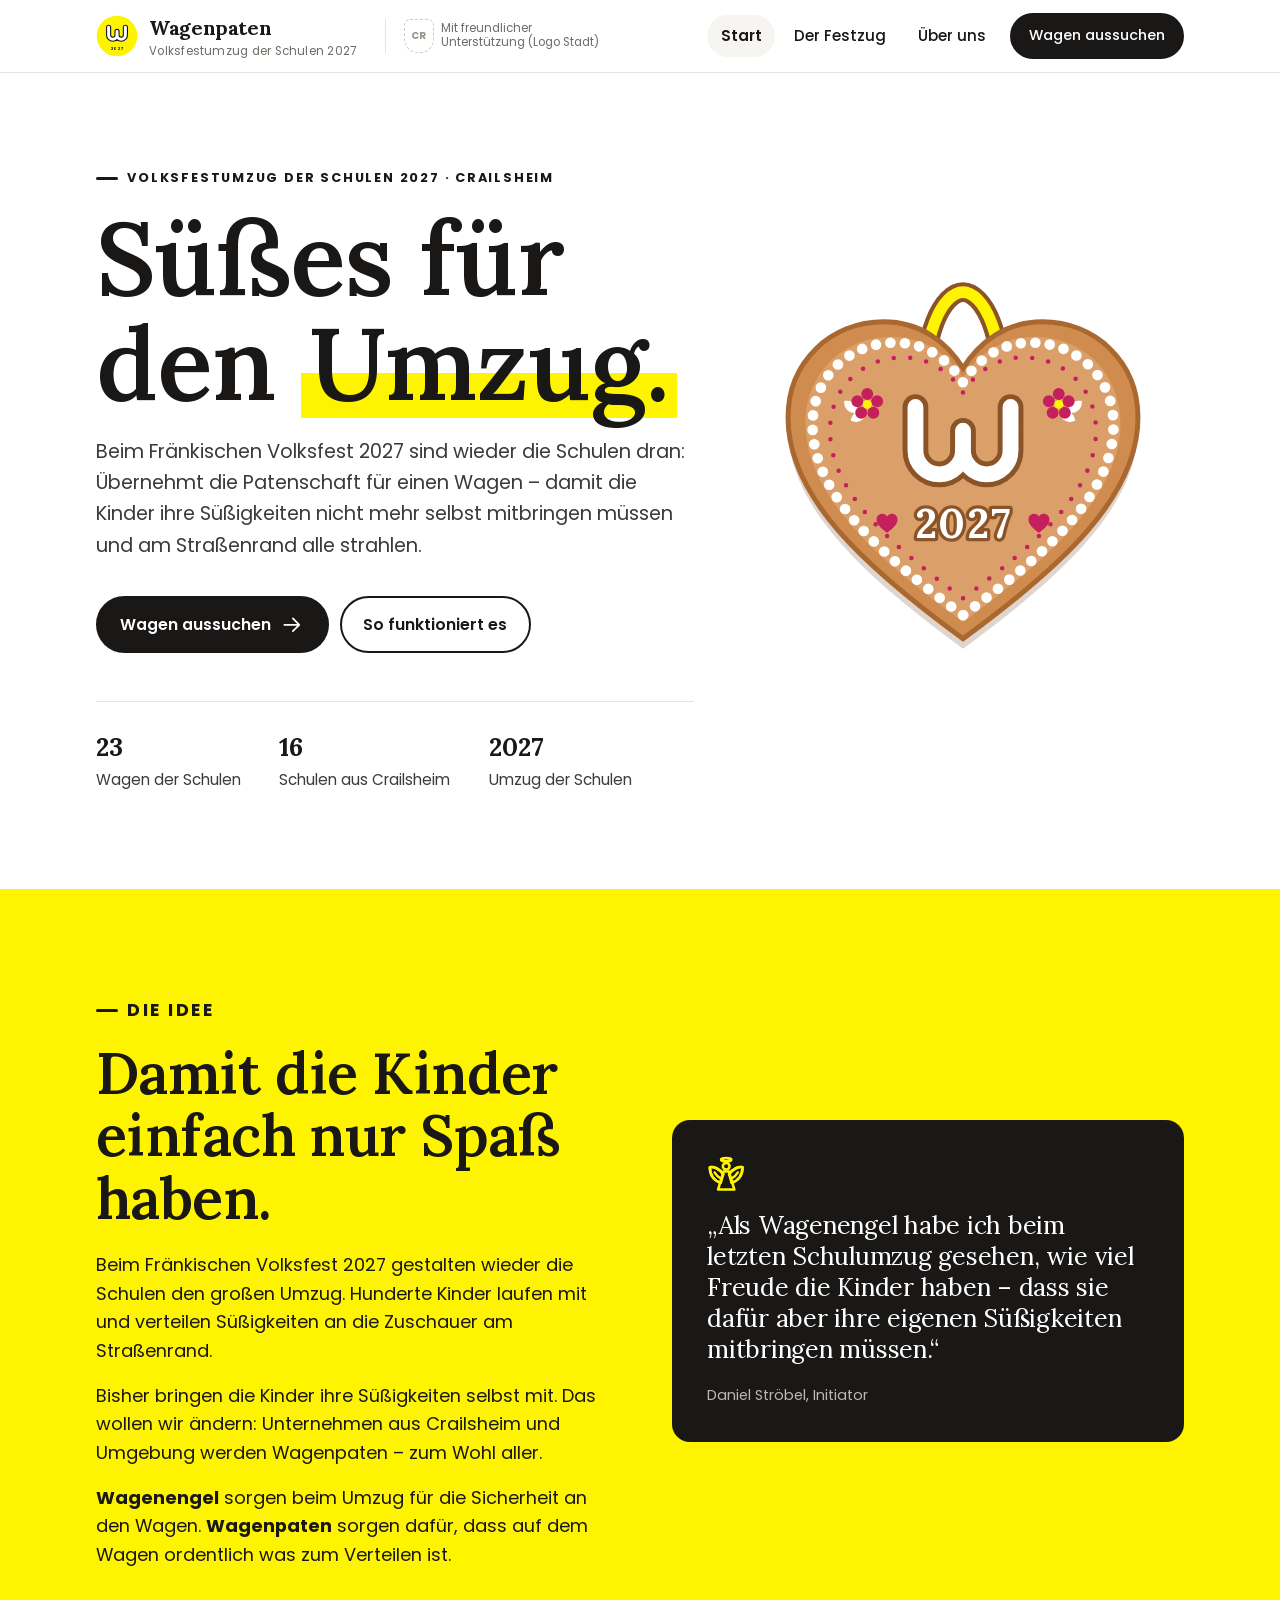
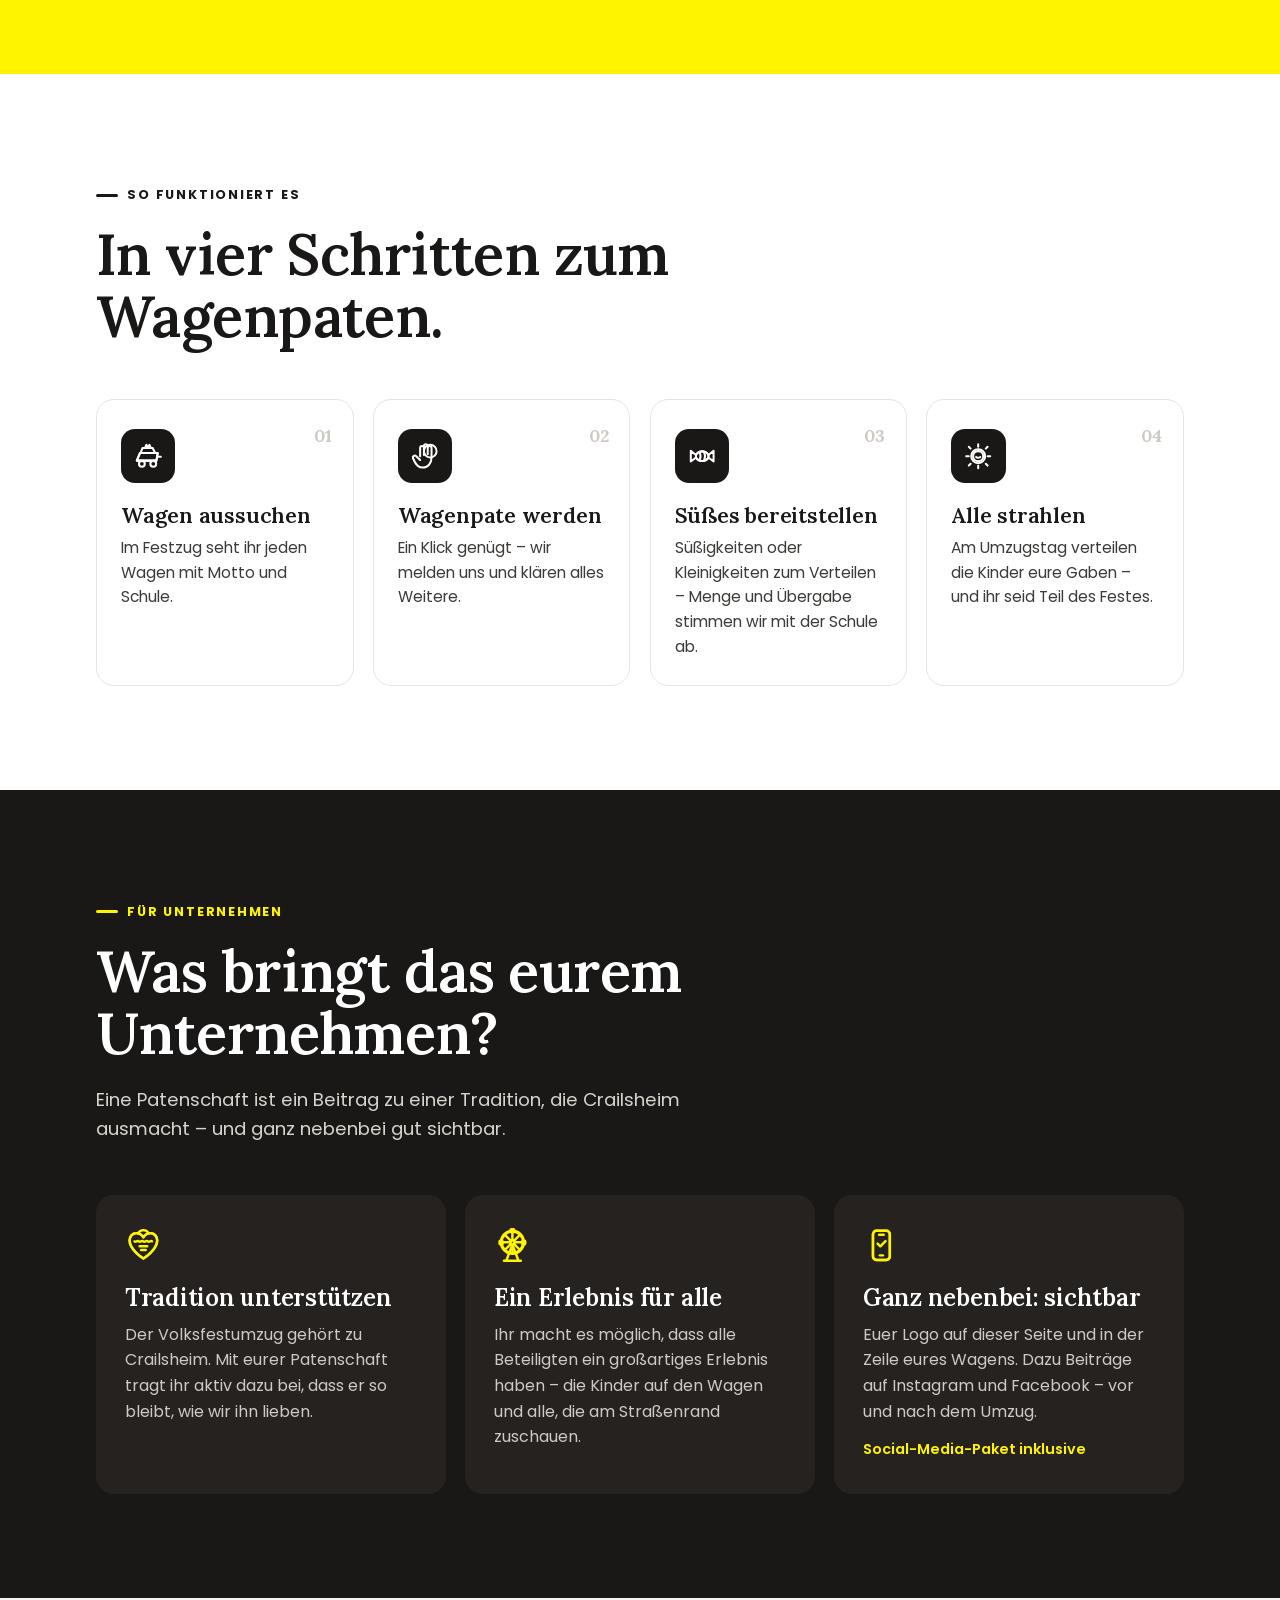
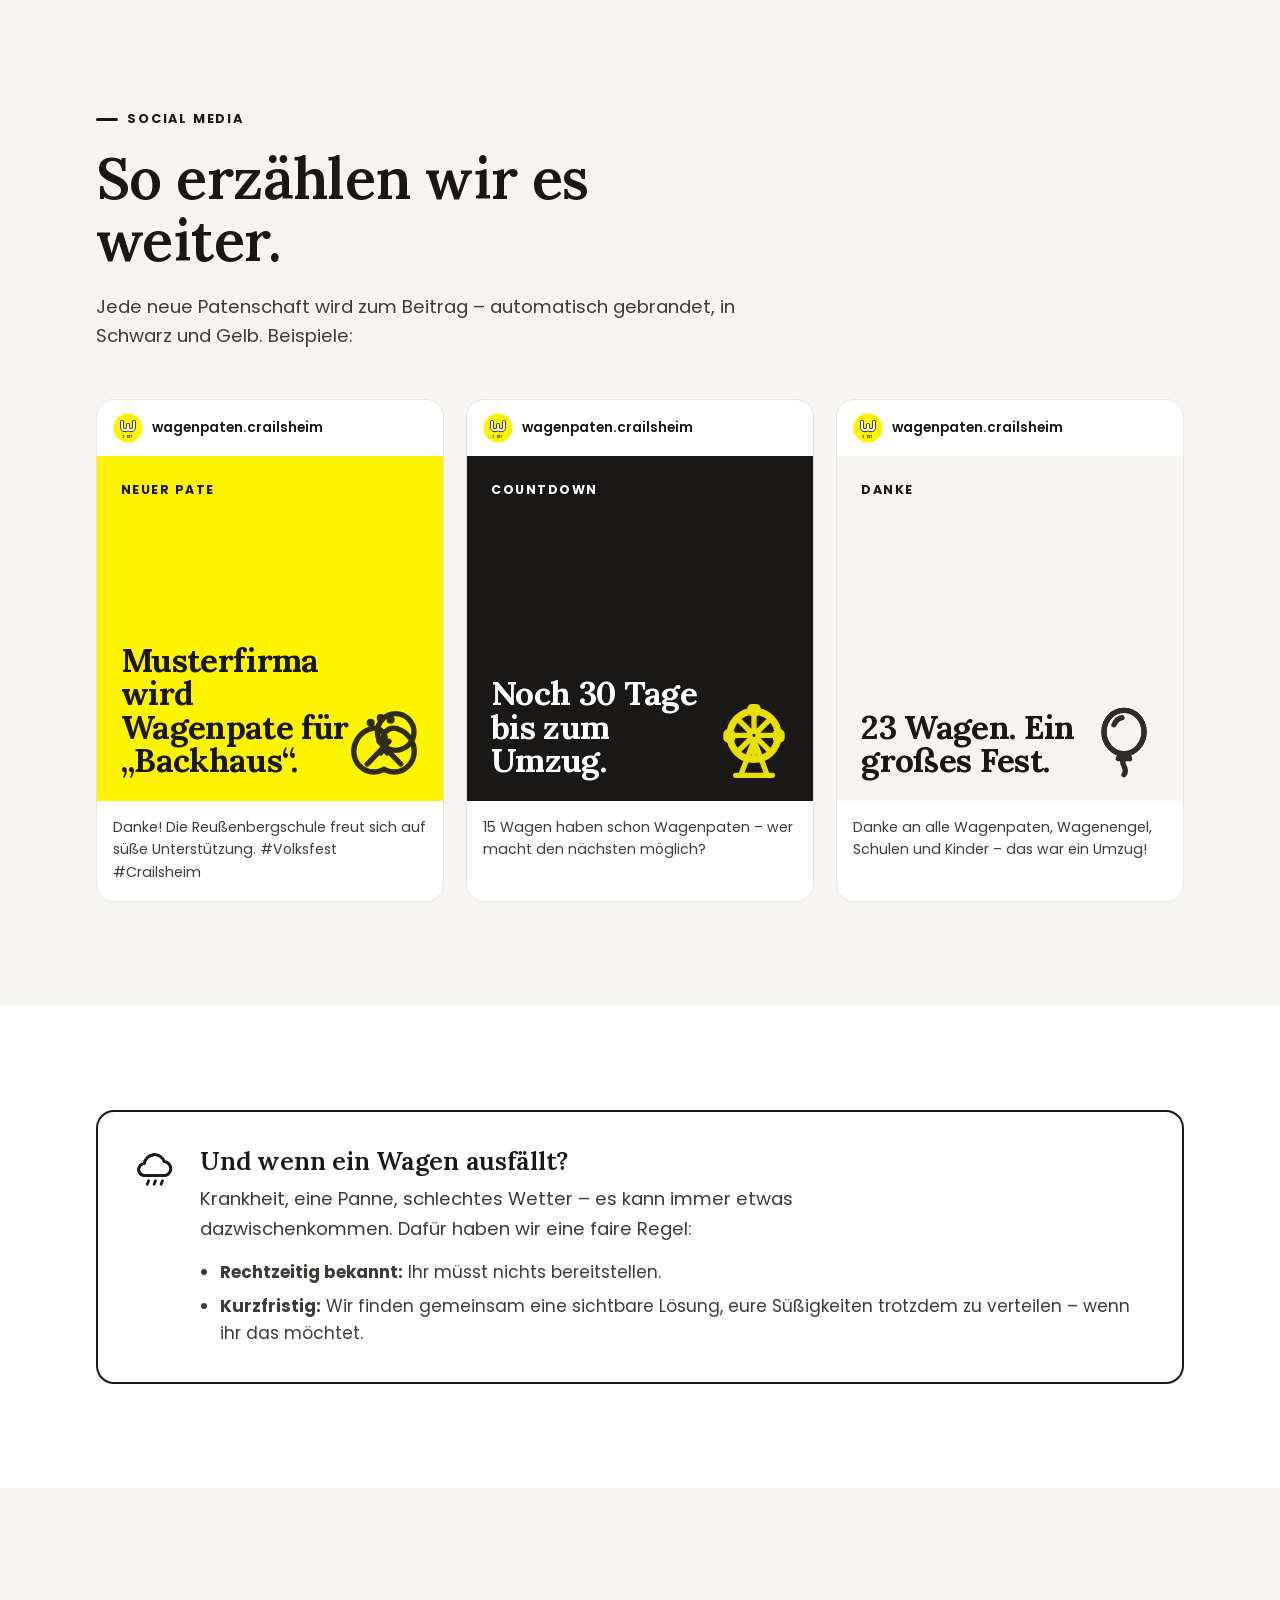
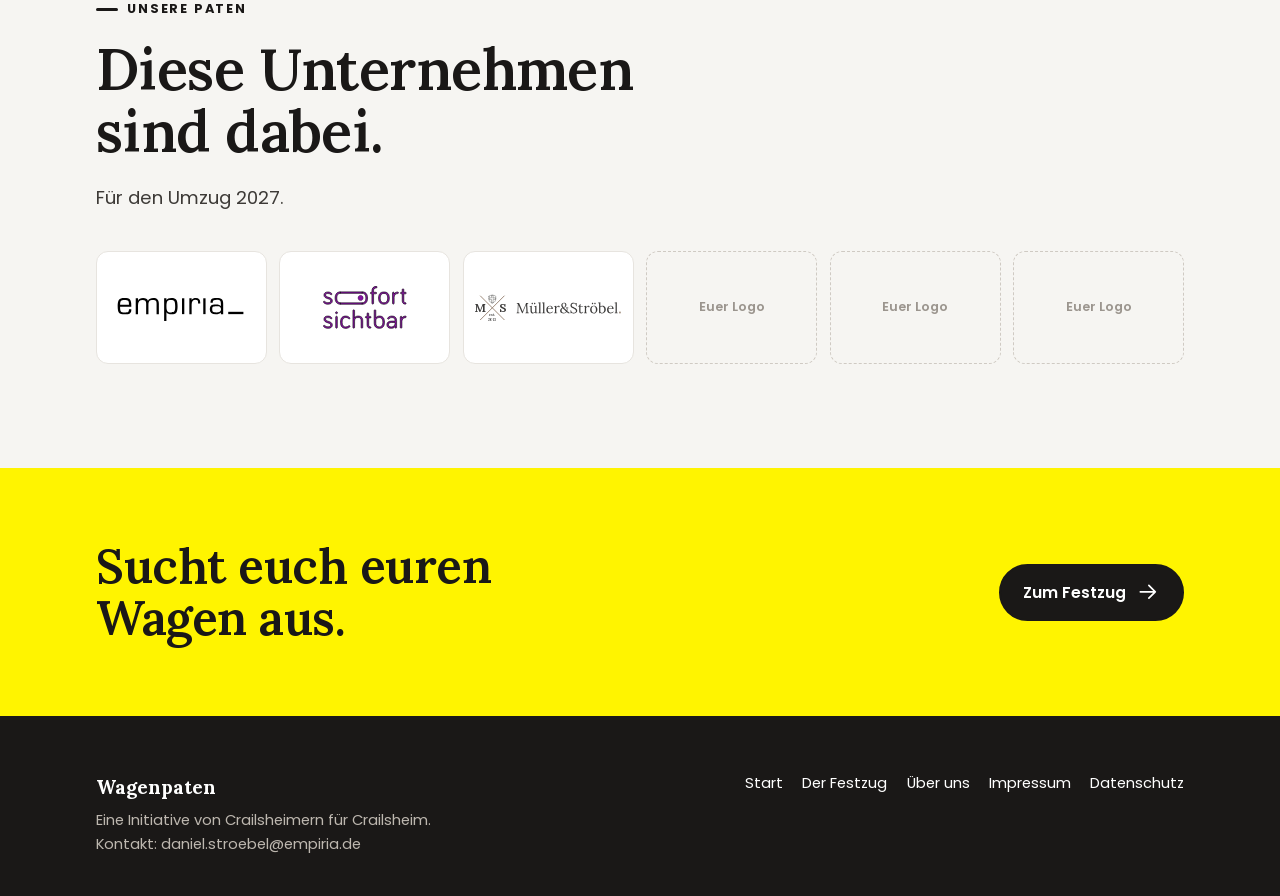
<file: start.html>
<!doctype html>
<html lang="de">
<head>
<meta charset="utf-8">
<meta name="viewport" content="width=device-width, initial-scale=1">
<title>Süßes für den Umzug · Wagenpaten (Entwurf)</title>
<meta name="robots" content="noindex, nofollow">
<link rel="stylesheet" href="/assets/fonts/fonts.css">
<link rel="stylesheet" href="/assets/vofe.css">
</head>
<body>
<svg width="0" height="0" style="position:absolute" aria-hidden="true"><defs>
<symbol id="v-horaff" viewBox="0 0 120 120"><circle cx="60" cy="60" r="58" fill="#fff400"/>
 <g transform="translate(28 27)" fill="none" stroke-linecap="round" stroke-linejoin="round"><path d="M8 8v22a12 12 0 0 0 24 0V20M32 20v10a12 12 0 0 0 24 0V8" stroke="#1a1817" stroke-width="15"/><path d="M8 8v22a12 12 0 0 0 24 0V20M32 20v10a12 12 0 0 0 24 0V8" stroke="#fff" stroke-width="8.5"/></g>
 <text x="60" y="99" text-anchor="middle" font-family="Poppins, sans-serif" font-size="11" font-weight="700" letter-spacing="1.5" fill="#1a1817">2027</text></symbol>
<symbol id="v-herz" viewBox="-6 -10 252 252">
 <path d="M98 70C94 30 108 4 120 4s26 26 22 66" fill="none" stroke="#8a5428" stroke-width="12" stroke-linecap="round"/>
 <path d="M98 70C94 30 108 4 120 4s26 26 22 66" fill="none" stroke="#fff400" stroke-width="7" stroke-linecap="round"/>
 <path d="M120 214C60 170 14 128 14 80 14 46 40 22 72 22c22 0 38 12 48 28 10-16 26-28 48-28 32 0 58 24 58 58 0 48-46 90-106 134z" fill="rgba(110,64,28,.22)" transform="translate(0 6)"/>
 <path d="M120 214C60 170 14 128 14 80 14 46 40 22 72 22c22 0 38 12 48 28 10-16 26-28 48-28 32 0 58 24 58 58 0 48-46 90-106 134z" fill="#cf8c4e" stroke="#a9682f" stroke-width="3"/>
 <path d="M120 214C60 170 14 128 14 80 14 46 40 22 72 22c22 0 38 12 48 28 10-16 26-28 48-28 32 0 58 24 58 58 0 48-46 90-106 134z" fill="#dba06a" transform="translate(120 112) scale(0.9) translate(-120 -112)"/>
 <path d="M120 214C60 170 14 128 14 80 14 46 40 22 72 22c22 0 38 12 48 28 10-16 26-28 48-28 32 0 58 24 58 58 0 48-46 90-106 134z" fill="none" stroke="#fff" stroke-width="7.5" stroke-linecap="round" stroke-dasharray="0 1.5625" pathLength="100" transform="translate(120 112) scale(0.86) translate(-120 -112)"/>
 <path d="M120 214C60 170 14 128 14 80 14 46 40 22 72 22c22 0 38 12 48 28 10-16 26-28 48-28 32 0 58 24 58 58 0 48-46 90-106 134z" fill="none" stroke="#C51F5D" stroke-width="3.6" stroke-linecap="round" stroke-dasharray="0 2" pathLength="100" transform="translate(120 112) scale(0.76) translate(-120 -112)"/>
 <path transform="translate(52 82) rotate(-30)" d="M0 0c3-4 8-4 11 0-3 4-8 4-11 0z" fill="#fff"/><path transform="translate(48 70) rotate(40)" d="M0 0c3-4 8-4 11 0-3 4-8 4-11 0z" fill="#fff"/><g transform="translate(62 72)"><g fill="#C51F5D"><circle cx="0.0" cy="-6.3" r="3.6"/><circle cx="6.0" cy="-1.9" r="3.6"/><circle cx="3.7" cy="5.1" r="3.6"/><circle cx="-3.7" cy="5.1" r="3.6"/><circle cx="-6.0" cy="-1.9" r="3.6"/></g><circle r="2.7" fill="#fff400"/></g>
 <path transform="translate(188 82) rotate(210)" d="M0 0c3-4 8-4 11 0-3 4-8 4-11 0z" fill="#fff"/><path transform="translate(192 70) rotate(140)" d="M0 0c3-4 8-4 11 0-3 4-8 4-11 0z" fill="#fff"/><g transform="translate(178 72)"><g fill="#C51F5D"><circle cx="0.0" cy="-6.3" r="3.6"/><circle cx="6.0" cy="-1.9" r="3.6"/><circle cx="3.7" cy="5.1" r="3.6"/><circle cx="-3.7" cy="5.1" r="3.6"/><circle cx="-6.0" cy="-1.9" r="3.6"/></g><circle r="2.7" fill="#fff400"/></g>
 <g transform="translate(81.6 64) scale(1.2)" fill="none" stroke-linecap="round" stroke-linejoin="round"><path d="M8 8v22a12 12 0 0 0 24 0V20M32 20v10a12 12 0 0 0 24 0V8" stroke="#8a5428" stroke-width="13"/><path d="M8 8v22a12 12 0 0 0 24 0V20M32 20v10a12 12 0 0 0 24 0V8" stroke="#fff" stroke-width="8"/></g>
 <text x="120" y="153" text-anchor="middle" font-family="Lora, Georgia, serif" font-size="25" font-weight="700" letter-spacing="1" fill="#fff" stroke="#8a5428" stroke-width="4" paint-order="stroke" stroke-linejoin="round">2027</text>
 <path transform="translate(74 144) scale(.06) translate(-120 -118)" d="M120 214C60 170 14 128 14 80 14 46 40 22 72 22c22 0 38 12 48 28 10-16 26-28 48-28 32 0 58 24 58 58 0 48-46 90-106 134z" fill="#C51F5D"/><path transform="translate(166 144) scale(.06) translate(-120 -118)" d="M120 214C60 170 14 128 14 80 14 46 40 22 72 22c22 0 38 12 48 28 10-16 26-28 48-28 32 0 58 24 58 58 0 48-46 90-106 134z" fill="#C51F5D"/>
</symbol>
<symbol id="v-horaff-pur" viewBox="-2 -2 68 56"><g transform="" fill="none" stroke-linecap="round" stroke-linejoin="round"><path d="M8 8v22a12 12 0 0 0 24 0V20M32 20v10a12 12 0 0 0 24 0V8" stroke="#1a1817" stroke-width="15"/><path d="M8 8v22a12 12 0 0 0 24 0V20M32 20v10a12 12 0 0 0 24 0V8" stroke="#fff" stroke-width="8.5"/></g></symbol>
<symbol id="i-brezel" viewBox="0 0 24 24"><circle cx="15.5" cy="9" r="5.5" class="tupfer"/><path d="M12 20.2c-2 1-4.4 1-6.3-.2-2.8-1.8-3.6-5.6-1.8-8.7 1.7-3 5.6-4.6 7.6-2.4 1.6 1.8.9 4.6-.5 6.4"/><path d="M12 20.2c2 1 4.4 1 6.3-.2 2.8-1.8 3.6-5.6 1.8-8.7-1.7-3-5.6-4.6-7.6-2.4-1.6 1.8-.9 4.6.5 6.4"/><path d="m7 18.6 6.5-6.8M17 18.6l-6.5-6.8"/><path d="M8 6.2h.01M11 4.8h.01M14 5.3h.01" stroke-width="2.4"/></symbol>
<symbol id="i-riesenrad" viewBox="0 0 24 24"><circle cx="12" cy="10" r="7.5" class="tupfer"/><circle cx="12" cy="10" r="7"/><circle cx="12" cy="10" r="1.3"/><path d="M12 3v5.7M12 11.3V17M5 10h5.7M13.3 10H19M7 5l4 4M13 11l4 4M17 5l-4 4M11 11l-4 4"/><path d="m8 22 4-10.5L16 22M6.5 22h11"/><rect x="10.8" y="1.4" width="2.4" height="2" rx=".6"/><rect x="3.6" y="9" width="2" height="2.4" rx=".6"/><rect x="18.4" y="9" width="2" height="2.4" rx=".6"/></symbol>
<symbol id="i-ballon" viewBox="0 0 24 24"><path d="M12 15.5c3.4 0 6-3 6-6.6C18 5.3 15.3 2.5 12 2.5S6 5.3 6 8.9c0 3.6 2.6 6.6 6 6.6z" class="tupfer"/><path d="M12 15.5c3.4 0 6-3 6-6.6C18 5.3 15.3 2.5 12 2.5S6 5.3 6 8.9c0 3.6 2.6 6.6 6 6.6z"/><path d="m11 15.5-.7 1.5h3.4l-.7-1.5"/><path d="M12 17c-1.6 1.6 1.6 2.8 0 4.8"/><path d="M9 6.8c.5-1.2 1.4-1.9 2.4-2.1"/></symbol>
<symbol id="i-herz" viewBox="0 0 24 24"><path d="M12 20.5S3 15 3 8.8C3 6 5 4 7.5 4c1.9 0 3.5 1.1 4.5 2.7C13 5.1 14.6 4 16.5 4 19 4 21 6 21 8.8c0 6.2-9 11.7-9 11.7z" class="tupfer"/><path d="M12 20.5S3 15 3 8.8C3 6 5 4 7.5 4c1.9 0 3.5 1.1 4.5 2.7C13 5.1 14.6 4 16.5 4 19 4 21 6 21 8.8c0 6.2-9 11.7-9 11.7z"/><path d="M6.2 9.4c.9.9 1.8-.9 2.8 0s1.9-.9 2.9 0 1.9-.9 2.9 0 1.9-.9 2.8 0"/><path d="M9.5 12.6h5M10.5 15h3"/><path d="M8.5 4.3c1.5-3 5.5-3 7 0"/></symbol>
<symbol id="i-bonbon" viewBox="0 0 24 24"><ellipse cx="12" cy="12" rx="5" ry="3.8" class="tupfer"/><ellipse cx="12" cy="12" rx="5" ry="3.8"/><path d="M7.1 11 3 7.8v8.4l4.1-3.2M16.9 11 21 7.8v8.4l-4.1-3.2"/><path d="M10 9.2c.8 1.6.8 4 0 5.6M13.6 9.1c.8 1.7.8 4.1 0 5.8"/></symbol>
<symbol id="i-dirndl" viewBox="0 0 24 24"><path d="M9 3.5 8 8l-3.5 12.5h15L16 8l-1-4.5"/><path d="M8 8h8M9.3 3.5c.8 1.7 4.6 1.7 5.4 0"/><path d="M13.5 8.5 15 20.5" /><path d="M10 12.5h4"/></symbol>
<symbol id="i-lederhose" viewBox="0 0 24 24"><path d="M6.5 9h11l1 11.5h-5L12 14l-1.5 6.5h-5z"/><path d="M8 9 6.5 2.5M16 9l1.5-6.5M7.4 5.2h9.2"/><circle cx="9.3" cy="12" r=".6"/><circle cx="14.7" cy="12" r=".6"/></symbol>
<symbol id="i-wagen" viewBox="0 0 24 24"><path d="M3 15.5h15.5l1-6H5.5z" class="tupfer"/><path d="M3 15.5h15.5l1-6H5.5z"/><path d="M6 9.5 7.5 5.5h8l2 4M19.5 12.5H22"/><circle cx="7" cy="18" r="2.3"/><circle cx="16" cy="18" r="2.3"/><path d="M9.5 5.5 10.5 3l1.2 2.5L13 3l1.1 2.5"/></symbol>
<symbol id="i-engel" viewBox="0 0 24 24"><path d="M10.2 11.4C7.8 8 4 6.3 1.8 7c-.1 4.7 2.5 8.6 6.8 9.7zM13.8 11.4C16.2 8 20 6.3 22.2 7c.1 4.7-2.5 8.6-6.8 9.7z" class="tupfer"/><path d="M10.2 11.4C7.8 8 4 6.3 1.8 7c-.1 4.7 2.5 8.6 6.8 9.7M13.8 11.4C16.2 8 20 6.3 22.2 7c.1 4.7-2.5 8.6-6.8 9.7"/><path d="M4.8 10.3c.9 1.7 2.3 3 4 3.8M19.2 10.3c-.9 1.7-2.3 3-4 3.8"/><ellipse cx="12" cy="2.3" rx="3.2" ry="1"/><circle cx="12" cy="6.4" r="2.1"/><path d="M10.3 9.7h3.4l3.4 11.3H6.9z"/></symbol>
<symbol id="i-hand" viewBox="0 0 24 24"><circle cx="16" cy="8" r="5" class="tupfer"/><path d="M8 12V5.5a1.5 1.5 0 0 1 3 0V11M11 10.5V4a1.5 1.5 0 0 1 3 0v6.5M14 10.5V5.5a1.5 1.5 0 0 1 3 0V13c0 4.4-2.7 8-7 8-3.2 0-4.8-1.6-6.4-4.8L2.4 13.6a1.5 1.5 0 0 1 2.5-1.6L8 15"/></symbol>
<symbol id="i-sonne" viewBox="0 0 24 24"><circle cx="12" cy="12" r="5.5" class="tupfer"/><circle cx="12" cy="12" r="4"/><path d="M12 2.5v2M12 19.5v2M4.6 4.6l1.4 1.4M18 18l1.4 1.4M2.5 12h2M19.5 12h2M4.6 19.4 6 18M18 6l1.4-1.4"/><path d="M10.4 12.6c.9.9 2.3.9 3.2 0"/></symbol>
<symbol id="i-handy" viewBox="0 0 24 24"><rect x="6.5" y="2.5" width="11" height="19" rx="2.2" class="tupfer"/><rect x="6.5" y="2.5" width="11" height="19" rx="2.2"/><path d="M10.5 5h3M9.5 10.8l1.8 1.8 3.4-3.4"/><path d="M11 18.5h2"/></symbol>
<symbol id="i-gespraech" viewBox="0 0 24 24"><path d="M3 5.5A2.5 2.5 0 0 1 5.5 3h8A2.5 2.5 0 0 1 16 5.5v4a2.5 2.5 0 0 1-2.5 2.5H8.5L5 15v-3h.5A2.5 2.5 0 0 1 3 9.5z" class="tupfer"/><path d="M3 5.5A2.5 2.5 0 0 1 5.5 3h8A2.5 2.5 0 0 1 16 5.5v4a2.5 2.5 0 0 1-2.5 2.5H8.5L5 15v-3.1A2.5 2.5 0 0 1 3 9.5z"/><path d="M18.5 8.5A2.5 2.5 0 0 1 21 11v4a2.5 2.5 0 0 1-2.5 2.5H19v3l-3.5-3H11a2.5 2.5 0 0 1-2.5-2.5"/><path d="M7 7.5h5"/></symbol>
<symbol id="i-pfeil" viewBox="0 0 24 24"><path d="m6 9 6 6 6-6"/></symbol>
<symbol id="i-weiter" viewBox="0 0 24 24"><path d="M5 12h14M13 6l6 6-6 6"/></symbol>
<symbol id="i-regen" viewBox="0 0 24 24"><path d="M7 16.5h10.5a4 4 0 0 0 .6-8 6 6 0 0 0-11.6 1A3.5 3.5 0 0 0 7 16.5z" class="tupfer"/><path d="M7 16.5h10.5a4 4 0 0 0 .6-8 6 6 0 0 0-11.6 1A3.5 3.5 0 0 0 7 16.5z"/><path d="M9 19.5l-.8 2M13 19.5l-.8 2M17 19.5l-.8 2"/></symbol>
</defs></svg>
<header class="kopf"><div class="wrap">
<a class="marke" href="/start.html"><svg class="marke__zeichen" aria-hidden="true"><use href="#v-horaff"/></svg><span><b>Wagenpaten</b><small>Volksfestumzug der Schulen 2027</small></span></a>
<div class="stadtlogo" title="Platzhalter – Nutzung des Stadtlogos vor Veröffentlichung mit der Stadt klären"><span>CR</span>Mit freundlicher<br>Unterstützung (Logo Stadt)</div>
<nav class="nav" aria-label="Seiten"><a href="/start.html" aria-current="page">Start</a><a href="/festzug.html">Der Festzug</a><a href="/ueber-uns.html">Über uns</a><a class="knopf" href="/festzug.html">Wagen aussuchen</a></nav></div></header>
<main>
<section class="held"><div class="wrap">
<div>
  <p class="kicker">Volksfestumzug der Schulen 2027 · Crailsheim</p>
  <h1>Süßes für den <em>Umzug.</em></h1>
  <p class="lead">Beim Fränkischen Volksfest 2027 sind wieder die Schulen dran: Übernehmt die Patenschaft für einen Wagen – damit die Kinder ihre Süßigkeiten nicht mehr selbst mitbringen müssen und am Straßenrand alle strahlen.</p>
  <div class="knoepfe"><a class="knopf" href="/festzug.html">Wagen aussuchen <svg class="ico" aria-hidden="true"><use href="#i-weiter"/></svg></a><a class="knopf knopf--rand" href="#so-gehts">So funktioniert es</a></div>
  <div class="held__fakten"><div><b>23</b>Wagen der Schulen</div><div><b>16</b>Schulen aus Crailsheim</div><div><b>2027</b>Umzug der Schulen</div></div>
</div>
<div class="held__bild" aria-hidden="true">
  <svg class="held__zeichen"><use href="#v-herz"/></svg>
</div>
</div></section>

<section class="sek sek--gelb"><div class="wrap idee">
<div class="idee__text">
  <p class="kicker">Die Idee</p>
  <h2 class="h2">Damit die Kinder einfach nur Spaß haben.</h2>
  <p style="margin-top:1.4rem">Beim Fränkischen Volksfest 2027 gestalten wieder die Schulen den großen Umzug. Hunderte Kinder laufen mit und verteilen Süßigkeiten an die Zuschauer am Straßenrand.</p>
  <p>Bisher bringen die Kinder ihre Süßigkeiten selbst mit. Das wollen wir ändern: Unternehmen aus Crailsheim und Umgebung werden Wagenpaten – zum Wohl aller.</p>
  <p><b>Wagenengel</b> sorgen beim Umzug für die Sicherheit an den Wagen. <b>Wagenpaten</b> sorgen dafür, dass auf dem Wagen ordentlich was zum Verteilen ist.</p>
</div>
<div class="zitat"><svg class="ico" aria-hidden="true"><use href="#i-engel"/></svg><p>„Als Wagenengel habe ich beim letzten Schulumzug gesehen, wie viel Freude die Kinder haben – dass sie dafür aber ihre eigenen Süßigkeiten mitbringen müssen.“</p><small>Daniel Ströbel, Initiator</small></div>
</div></section>

<section class="sek" id="so-gehts"><div class="wrap">
<p class="kicker">So funktioniert es</p>
<h2 class="h2">In vier Schritten zum Wagenpaten.</h2>
<div class="schritte">
  <div class="schritt"><span class="schritt__ico"><svg class="ico" aria-hidden="true"><use href="#i-wagen"/></svg></span><h3>Wagen aussuchen</h3><p>Im Festzug seht ihr jeden Wagen mit Motto und Schule.</p></div>
  <div class="schritt"><span class="schritt__ico"><svg class="ico" aria-hidden="true"><use href="#i-hand"/></svg></span><h3>Wagenpate werden</h3><p>Ein Klick genügt – wir melden uns und klären alles Weitere.</p></div>
  <div class="schritt"><span class="schritt__ico"><svg class="ico" aria-hidden="true"><use href="#i-bonbon"/></svg></span><h3>Süßes bereitstellen</h3><p>Süßigkeiten oder Kleinigkeiten zum Verteilen – Menge und Übergabe stimmen wir mit der Schule ab.</p></div>
  <div class="schritt"><span class="schritt__ico"><svg class="ico" aria-hidden="true"><use href="#i-sonne"/></svg></span><h3>Alle strahlen</h3><p>Am Umzugstag verteilen die Kinder eure Gaben – und ihr seid Teil des Festes.</p></div>
</div>
</div></section>

<section class="sek sek--schwarz"><div class="wrap">
<p class="kicker">Für Unternehmen</p>
<h2 class="h2">Was bringt das eurem Unternehmen?</h2>
<p class="lead">Eine Patenschaft ist ein Beitrag zu einer Tradition, die Crailsheim ausmacht – und ganz nebenbei gut sichtbar.</p>
<div class="nutzen">
  <div><svg class="ico" aria-hidden="true"><use href="#i-herz"/></svg><h3>Tradition unterstützen</h3><p>Der Volksfestumzug gehört zu Crailsheim. Mit eurer Patenschaft tragt ihr aktiv dazu bei, dass er so bleibt, wie wir ihn lieben.</p></div>
  <div><svg class="ico" aria-hidden="true"><use href="#i-riesenrad"/></svg><h3>Ein Erlebnis für alle</h3><p>Ihr macht es möglich, dass alle Beteiligten ein großartiges Erlebnis haben – die Kinder auf den Wagen und alle, die am Straßenrand zuschauen.</p></div>
  <div><svg class="ico" aria-hidden="true"><use href="#i-handy"/></svg><h3>Ganz nebenbei: sichtbar</h3><p>Euer Logo auf dieser Seite und in der Zeile eures Wagens. Dazu Beiträge auf Instagram und Facebook – vor und nach dem Umzug.</p><p class="nutzen__extra">Social-Media-Paket inklusive</p></div>
</div>
</div></section>

<section class="sek sek--hell"><div class="wrap">
<p class="kicker">Social Media</p>
<h2 class="h2">So erzählen wir es weiter.</h2>
<p class="lead">Jede neue Patenschaft wird zum Beitrag – automatisch gebrandet, in Schwarz und Gelb. Beispiele:</p>
<div class="posts">
  <article class="post"><div class="post__kopf"><svg aria-hidden="true"><use href="#v-horaff"/></svg>wagenpaten.crailsheim</div><div class="post__bild post__bild--gelb"><small>Neuer Pate</small><b>Musterfirma wird Wagenpate für „Backhaus“.</b><svg class="ico" aria-hidden="true"><use href="#i-brezel"/></svg></div><p class="post__text">Danke! Die Reußenbergschule freut sich auf süße Unterstützung. #Volksfest #Crailsheim</p></article>
  <article class="post"><div class="post__kopf"><svg aria-hidden="true"><use href="#v-horaff"/></svg>wagenpaten.crailsheim</div><div class="post__bild post__bild--schwarz"><small>Countdown</small><b>Noch 30 Tage bis zum Umzug.</b><svg class="ico" aria-hidden="true"><use href="#i-riesenrad"/></svg></div><p class="post__text">15 Wagen haben schon Wagenpaten – wer macht den nächsten möglich?</p></article>
  <article class="post"><div class="post__kopf"><svg aria-hidden="true"><use href="#v-horaff"/></svg>wagenpaten.crailsheim</div><div class="post__bild post__bild--weiss"><small>Danke</small><b>23 Wagen. Ein großes Fest.</b><svg class="ico" aria-hidden="true"><use href="#i-ballon"/></svg></div><p class="post__text">Danke an alle Wagenpaten, Wagenengel, Schulen und Kinder – das war ein Umzug!</p></article>
</div>
</div></section>

<section class="sek"><div class="wrap">
<div class="ausfall"><svg class="ico" aria-hidden="true"><use href="#i-regen"/></svg><div><h3>Und wenn ein Wagen ausfällt?</h3>
<p class="lead" style="margin-top:.6rem">Krankheit, eine Panne, schlechtes Wetter – es kann immer etwas dazwischenkommen. Dafür haben wir eine faire Regel:</p>
<ul><li><b>Rechtzeitig bekannt:</b> Ihr müsst nichts bereitstellen.</li><li><b>Kurzfristig:</b> Wir finden gemeinsam eine sichtbare Lösung, eure Süßigkeiten trotzdem zu verteilen – wenn ihr das möchtet.</li></ul></div></div>
</div></section>

<section class="sek sek--hell"><div class="wrap">
<p class="kicker">Unsere Paten</p>
<h2 class="h2">Diese Unternehmen sind dabei.</h2>
<p class="lead">Für den Umzug 2027.</p><div class="paten"><span class="beispiel logo"><img class="logo--empiria" src="/assets/bilder/logos/empiria.svg" alt="empiria GmbH"></span><span class="beispiel logo"><img class="logo--sofort" src="/assets/bilder/logos/sofortsichtbar.svg" alt="sofort sichtbar"></span><span class="beispiel logo"><svg role="img" aria-label="Müller &amp; Ströbel" xmlns="http://www.w3.org/2000/svg" version="1.1" viewBox="0 0 1687.03 319.71">
  
  <defs>
    <style>
      .ms-st0 {
        font-size: 41.68px;
      }

      .ms-st0, .ms-st1 {
        font-family: Lora-Regular, Lora;
      }

      .ms-st0, .ms-st1, .ms-st2 {
        fill: #3c3b3a;
      }

      .ms-st1 {
        font-size: 138.92px;
      }

      .ms-st3 {
        stroke: #998675;
        stroke-width: 11.11px;
      }

      .ms-st3, .ms-st4 {
        fill: none;
        stroke-linecap: round;
        stroke-linejoin: round;
      }

      .ms-st4 {
        stroke: #3c3b3a;
        stroke-width: 4.17px;
      }

      .ms-st5 {
        fill: #998675;
      }
    </style>
  </defs>
  <g>
    <text class="ms-st1" transform="translate(-1.75 205)"><tspan x="0" y="0">M</tspan></text>
    <text class="ms-st1" transform="translate(125.78 205)"><tspan x="0" y="0"> </tspan></text>
    <text class="ms-st1" transform="translate(162.32 205)"><tspan x="0" y="0"> </tspan></text>
    <text class="ms-st1" transform="translate(198.86 205)"><tspan x="0" y="0"> </tspan></text>
    <text class="ms-st1" transform="translate(235.39 205)"><tspan x="0" y="0"> </tspan></text>
    <text class="ms-st1" transform="translate(272.11 205)"><tspan x="0" y="0">S</tspan></text>
    <text class="ms-st0" transform="translate(166.25 256)"><tspan x="0" y="0">e</tspan></text>
    <text class="ms-st0" transform="translate(188.84 256)"><tspan x="0" y="0">s</tspan></text>
    <text class="ms-st0" transform="translate(208.14 256)"><tspan x="0" y="0">t</tspan></text>
    <text class="ms-st0" transform="translate(224.27 256)"><tspan x="0" y="0">.</tspan></text>
    <text class="ms-st0" transform="translate(155.25 306)"><tspan x="0" y="0">2</tspan></text>
    <text class="ms-st0" transform="translate(177.63 306)"><tspan x="0" y="0">0</tspan></text>
    <text class="ms-st0" transform="translate(203.51 306)"><tspan x="0" y="0">1</tspan></text>
    <text class="ms-st0" transform="translate(218.68 306)"><tspan x="0" y="0">3</tspan></text>
    <line class="ms-st3" x1="62.33" y1="22.8" x2="336.35" y2="296.82"/>
    <line class="ms-st3" x1="62.33" y1="296.82" x2="336.35" y2="22.8"/>
    <path class="ms-st4" d="M208.62,44.29V14.76c-2.83-.27-5.83-.43-8.99-.43s-6.15.16-8.99.43v29.53h-29.96v13.13c0,1.62.08,3.23.25,4.85h29.71v39.35l.53.21,4.16,1.6c2.77,1.06,5.83,1.06,8.6,0l4.16-1.6.53-.21v-39.35h29.71c.16-1.61.25-3.23.25-4.85v-13.13h-29.96Z"/>
    <path class="ms-st4" d="M160.68,27v30.42c0,19.68,12.12,37.33,30.49,44.39l4.16,1.6c2.77,1.07,5.84,1.07,8.6,0l4.16-1.6c18.37-7.07,30.49-24.71,30.49-44.39v-30.42c.01-2.34-1.34-4.47-3.47-5.44-11.19-4.88-23.28-7.35-35.48-7.24-12.21-.11-24.29,2.35-35.48,7.24-2.13.97-3.48,3.1-3.47,5.44Z"/>
  </g>
  <g>
    <path class="ms-st2" d="M543.89,223.12c-4.89-11.11-9.84-22.2-14.84-33.26-5-11.06-9.89-22.26-14.67-33.59-1.56-3.56-3.08-7.14-4.58-10.75-1.5-3.61-2.95-7.25-4.33-10.92-1.39-3.67-2.81-7.33-4.25-11,0,1.22-.03,2.45-.08,3.67-.06,1.22-.08,2.45-.08,3.67-.11,4-.25,8.81-.42,14.42-.17,5.61-.36,11.62-.58,18-.22,6.39-.39,12.78-.5,19.17-.11,6.39-.22,12.42-.33,18.09-.11,2.45-.2,4.89-.25,7.33-.06,2.45-.2,4.72-.42,6.83,2.11-.11,4.19-.22,6.25-.33,2.05-.11,4.14-.22,6.25-.33v7.33h-31.84v-5.5c3.44-.11,5.97-.86,7.59-2.25,1.61-1.39,2.64-3.25,3.08-5.58.44-2.33.72-4.83.83-7.5l3.17-76.02c.11-2.22.19-4.44.25-6.67.05-2.22.14-4.39.25-6.5-2,.11-4,.2-6,.25-2,.06-4,.14-6,.25v-7.17h25.51l28.67,66.18c1.44,3.33,2.86,6.67,4.25,10,1.39,3.33,2.83,6.67,4.33,10,1.5,3.33,2.97,6.73,4.42,10.17h.33c1.22-3,2.67-6.58,4.33-10.75s3.06-7.75,4.17-10.75c4.89-12.22,9.97-24.48,15.25-36.76,5.28-12.28,10.47-24.98,15.59-38.09h24.67v5.5c-2.78-.11-5.06.42-6.83,1.58-1.78,1.17-3.06,3.08-3.83,5.75-.78,2.67-1.06,6.28-.83,10.84l4.33,75.85c.22,1.89.33,3.72.33,5.5v4.83c2-.11,4.03-.19,6.08-.25,2.05-.05,4.08-.14,6.08-.25v7.33h-37.34v-5.5c3.44-.11,6-.94,7.67-2.5,1.67-1.55,2.69-3.78,3.08-6.67.39-2.89.47-6.44.25-10.67l-3.33-55.01c-.11-1.78-.22-3.56-.33-5.33-.11-1.78-.22-3.56-.33-5.33-.11-1.78-.22-3.56-.33-5.33-.33.78-.7,1.61-1.08,2.5-.39.89-.75,1.83-1.08,2.83l-37.51,92.69h-5Z"/>
    <path class="ms-st2" d="M667.41,224.12c-6,0-11.03-1.11-15.09-3.33-4.06-2.22-7.11-6-9.17-11.34-2.06-5.33-3.08-12.56-3.08-21.67v-29.67c0-1.78.03-3.56.08-5.33.06-1.78.25-3.61.58-5.5-1.89.11-3.81.2-5.75.25-1.95.06-3.86.14-5.75.25v-6.83h5.17c4.78,0,8.25-.47,10.42-1.42,2.17-.94,3.86-1.97,5.08-3.08h4.83v50.85c0,9.56,1.36,16.7,4.08,21.42,2.72,4.72,7.36,7.03,13.92,6.92,4.22-.11,8.25-1.42,12.09-3.92,3.83-2.5,6.92-5.47,9.25-8.92v-42.84c0-2.67.05-4.97.17-6.92.11-1.94.33-3.86.67-5.75-2,.11-4,.2-6,.25-2,.06-4,.14-6,.25v-6.83h5.17c4.78,0,8.25-.47,10.42-1.42,2.17-.94,3.86-1.97,5.08-3.08h4.83l-.17,63.02c0,1.78-.06,4.28-.17,7.5-.11,3.23-.28,5.95-.5,8.17,2-.11,4-.22,6-.33,2-.11,4-.22,6-.33v7h-23.84c-.33-1.89-.58-3.67-.75-5.33-.17-1.67-.31-3.22-.42-4.67-3.45,3.45-7.61,6.42-12.5,8.92-4.89,2.5-9.78,3.75-14.67,3.75ZM660.25,119.6c-2.22,0-4.17-.94-5.83-2.83-1.67-1.89-2.5-4.22-2.5-7s.86-5.14,2.58-7.08c1.72-1.94,3.64-2.92,5.75-2.92,2.44,0,4.44.97,6,2.92,1.56,1.95,2.33,4.31,2.33,7.08s-.83,5.11-2.5,7c-1.67,1.89-3.61,2.83-5.83,2.83ZM688.09,119.6c-2.22,0-4.17-.94-5.83-2.83-1.67-1.89-2.5-4.22-2.5-7s.86-5.14,2.58-7.08c1.72-1.94,3.64-2.92,5.75-2.92,2.44,0,4.44.97,6,2.92,1.56,1.95,2.33,4.31,2.33,7.08s-.83,5.11-2.5,7c-1.67,1.89-3.61,2.83-5.83,2.83Z"/>
    <path class="ms-st2" d="M730.1,216.45c3.44,0,5.83-.86,7.17-2.58,1.33-1.72,2.11-4.11,2.33-7.17.22-3.05.33-6.58.33-10.59v-78.85c0-1.78.03-3.47.08-5.08.05-1.61.19-3.53.42-5.75-2,.11-3.97.22-5.92.33-1.95.11-3.92.22-5.92.33v-7c4.89,0,8.69-.22,11.42-.67,2.72-.44,4.78-1,6.17-1.67,1.39-.67,2.47-1.39,3.25-2.17h4.83l.17,108.19c0,2.22-.06,4.2-.17,5.92-.11,1.72-.33,3.53-.67,5.42,1.78-.11,3.53-.19,5.25-.25,1.72-.05,3.47-.14,5.25-.25v6.83h-34.01v-5Z"/>
    <path class="ms-st2" d="M775.44,216.45c3.44,0,5.83-.86,7.17-2.58,1.33-1.72,2.11-4.11,2.33-7.17.22-3.05.33-6.58.33-10.59v-78.85c0-1.78.03-3.47.08-5.08.05-1.61.19-3.53.42-5.75-2,.11-3.98.22-5.92.33-1.95.11-3.92.22-5.92.33v-7c4.89,0,8.7-.22,11.42-.67,2.72-.44,4.78-1,6.17-1.67,1.39-.67,2.47-1.39,3.25-2.17h4.83l.17,108.19c0,2.22-.06,4.2-.17,5.92-.11,1.72-.33,3.53-.67,5.42,1.78-.11,3.53-.19,5.25-.25,1.72-.05,3.47-.14,5.25-.25v6.83h-34.01v-5Z"/>
    <path class="ms-st2" d="M862.8,224.12c-7.67,0-14.59-1.81-20.75-5.42-6.17-3.61-11.03-8.72-14.59-15.34-3.56-6.61-5.33-14.42-5.33-23.42,0-7.78,1.75-15.06,5.25-21.84,3.5-6.78,8.42-12.25,14.75-16.42,6.33-4.17,13.67-6.25,22-6.25,4.67,0,9.03.75,13.09,2.25,4.06,1.5,7.64,3.78,10.75,6.83,3.11,3.06,5.56,6.89,7.34,11.5,1.78,4.61,2.67,10.03,2.67,16.25l-58.68,1c0,8.45.92,15.87,2.75,22.25,1.83,6.39,4.81,11.34,8.92,14.84,4.11,3.5,9.39,5.25,15.84,5.25,3.44,0,6.97-.61,10.59-1.83,3.61-1.22,6.97-2.89,10.08-5,3.11-2.11,5.61-4.44,7.5-7l4,3.33c-3,4.67-6.61,8.39-10.84,11.17-4.22,2.78-8.56,4.78-13,6-4.45,1.22-8.56,1.83-12.34,1.83ZM839.79,166.27h42.51c0-4-.58-7.86-1.75-11.59-1.17-3.72-3.08-6.78-5.75-9.17-2.67-2.39-6.17-3.58-10.5-3.58-6.45,0-11.81,1.92-16.09,5.75-4.28,3.83-7.08,10.03-8.42,18.59Z"/>
    <path class="ms-st2" d="M912.81,216.45c3.44,0,5.83-.86,7.17-2.58,1.33-1.72,2.11-4.11,2.33-7.17.22-3.05.33-6.58.33-10.59v-38.01c0-1.78.03-3.56.08-5.33.05-1.78.25-3.61.58-5.5-2,.11-3.97.2-5.92.25-1.95.06-3.92.14-5.92.25v-6.83h5.17c4.78,0,8.08-.47,9.92-1.42,1.83-.94,3.36-1.97,4.58-3.08h4.83c.22,1.78.39,3.97.5,6.58.11,2.61.22,5.92.33,9.92,1.67-2.78,3.94-5.5,6.83-8.17,2.89-2.67,6.14-4.89,9.75-6.67,3.61-1.78,7.42-2.67,11.42-2.67,3.11,0,5.83.83,8.17,2.5,2.33,1.67,3.5,4.33,3.5,8,0,.89-.28,1.97-.83,3.25-.56,1.28-1.45,2.39-2.67,3.33-1.22.95-2.83,1.42-4.83,1.42-2.45-.11-4.39-1.08-5.83-2.92-1.45-1.83-2-3.97-1.67-6.42-2.78-.11-5.64.61-8.58,2.17-2.95,1.56-5.7,3.7-8.25,6.42-2.56,2.72-4.83,5.92-6.83,9.59l.17,41.01c0,2.22-.03,4.2-.08,5.92-.06,1.72-.25,3.53-.58,5.42,1.78-.11,3.53-.19,5.25-.25,1.72-.05,3.47-.14,5.25-.25v6.83h-34.17v-5Z"/>
    <path class="ms-st2" d="M1020.83,224.12c-4.89,0-9.67-.58-14.34-1.75s-8.86-3.06-12.59-5.67c-3.73-2.61-6.7-6-8.92-10.17-2.22-4.17-3.33-9.2-3.33-15.09,0-7.22,2.36-13.61,7.08-19.17,4.72-5.56,11.09-10.06,19.09-13.5-2.89-3.78-5.28-7.31-7.17-10.59-1.89-3.28-3.28-6.56-4.17-9.84-.89-3.28-1.33-6.64-1.33-10.09.11-8,3.06-14.36,8.84-19.09,5.78-4.72,13.11-7.08,22-7.08,5.67,0,10.59,1.03,14.75,3.08,4.17,2.06,7.39,4.83,9.67,8.33,2.28,3.5,3.42,7.48,3.42,11.92,0,4.11-.89,8.06-2.67,11.84-1.78,3.78-4.67,7.42-8.67,10.92s-9.34,6.98-16,10.42c3,3.11,6.31,6.56,9.92,10.34,3.61,3.78,7.25,7.48,10.92,11.09,3.67,3.61,7,6.86,10,9.75.55-2,.97-3.92,1.25-5.75.28-1.83.42-3.47.42-4.92,0-2.55-.36-5.08-1.08-7.58-.72-2.5-2-4.61-3.83-6.33-1.83-1.72-4.42-2.64-7.75-2.75v-5.5h29.17v6.83l-13.84-.67c1.78,1.45,3.06,3.33,3.83,5.67.78,2.33,1.22,5.06,1.33,8.17.11,2.11-.08,4.81-.58,8.08-.5,3.28-1.42,6.7-2.75,10.25,1.22,1.11,2.53,2.31,3.92,3.58,1.39,1.28,2.86,2.58,4.42,3.92,5,4.45,9.31,7.75,12.92,9.92,3.61,2.17,6.31,3.25,8.08,3.25v5.5h-15.5c-1,0-3.25-1.03-6.75-3.08-3.5-2.06-8.14-5.64-13.92-10.75-3.56,4.56-8.25,8.45-14.09,11.67-5.83,3.22-13.09,4.83-21.75,4.83ZM1022.83,215.79c7,.22,12.81-.92,17.42-3.42,4.61-2.5,8.31-5.64,11.09-9.42-.78-.78-1.56-1.53-2.33-2.25-.78-.72-1.61-1.47-2.5-2.25-7.45-7.33-14.03-13.84-19.75-19.5-5.73-5.67-10.59-10.78-14.59-15.34-3.56,2.11-6.33,4.73-8.33,7.84-2,3.11-3.42,6.23-4.25,9.33-.83,3.11-1.25,5.83-1.25,8.17,0,6.11,1.19,11.11,3.58,15,2.39,3.89,5.44,6.78,9.17,8.67,3.72,1.89,7.64,2.95,11.75,3.17ZM1022.83,154.6c6.22-4.11,10.84-8.69,13.84-13.75,3-5.06,4.5-10.03,4.5-14.92,0-5.33-1.39-9.75-4.17-13.25-2.78-3.5-6.73-5.25-11.84-5.25-4.56,0-8.36,1.7-11.42,5.08-3.06,3.39-4.58,8.2-4.58,14.42,0,4.78,1.31,9.5,3.92,14.17,2.61,4.67,5.86,9.17,9.75,13.5Z"/>
    <path class="ms-st2" d="M1166.2,140.1c-.33-5.33-1.61-10.39-3.83-15.17-2.22-4.78-5.45-8.67-9.67-11.67-4.23-3-9.61-4.5-16.17-4.5-6.89,0-12.17,1.95-15.84,5.83-3.67,3.89-5.5,8.45-5.5,13.67,0,4.67,1.33,8.59,4,11.75,2.67,3.17,6.14,5.95,10.42,8.34,4.28,2.39,8.81,4.7,13.59,6.92,4.22,1.89,8.45,3.92,12.67,6.08,4.22,2.17,8.06,4.64,11.5,7.42,3.44,2.78,6.19,6.08,8.25,9.92,2.05,3.83,3.08,8.42,3.08,13.75,0,6.11-1.53,11.56-4.58,16.34-3.06,4.78-7.48,8.53-13.25,11.25-5.78,2.72-12.84,4.08-21.17,4.08-5,0-10.17-.72-15.5-2.17-5.33-1.44-10.06-3.56-14.17-6.33l.83,7.17h-8.67l-1-35.51h6.5c.55,9.78,3.94,17.2,10.17,22.25,6.22,5.06,13.72,7.59,22.5,7.59,4.33,0,8.34-.81,12-2.42,3.67-1.61,6.58-3.97,8.75-7.08,2.17-3.11,3.25-6.89,3.25-11.34,0-5-1.33-9.17-4-12.5-2.67-3.33-6.11-6.22-10.34-8.67-4.22-2.44-8.73-4.78-13.5-7-4.22-1.89-8.39-3.89-12.5-6-4.11-2.11-7.86-4.53-11.25-7.25-3.39-2.72-6.11-5.97-8.17-9.75-2.06-3.78-3.08-8.33-3.08-13.67,0-2.89.5-6,1.5-9.34s2.75-6.53,5.25-9.58c2.5-3.06,5.94-5.56,10.34-7.5,4.39-1.94,9.97-2.92,16.75-2.92,4.22,0,8.97.58,14.25,1.75,5.28,1.17,10.19,3.42,14.75,6.75l-.67-7.17h8.5v36.68h-6Z"/>
    <path class="ms-st2" d="M1224.05,224.12c-2.56,0-5.17-.36-7.83-1.08-2.67-.72-5.14-2.14-7.42-4.25-2.28-2.11-4.08-5.19-5.42-9.25-1.33-4.06-2-9.42-2-16.09l.33-48.34-12.84.17v-7.17c2.89-.11,5.83-1.19,8.83-3.25,3-2.05,5.69-4.86,8.09-8.42,2.39-3.56,4.03-7.44,4.92-11.67h5.67v23.34h28.01v6.5l-28.01.33-.33,46.34c0,5,.42,9.25,1.25,12.75.83,3.5,2.19,6.14,4.08,7.92,1.89,1.78,4.33,2.67,7.33,2.67s6.03-.89,8.75-2.67c2.72-1.78,5.14-4.22,7.25-7.33l4.5,3.67c-2.45,3.67-4.86,6.56-7.25,8.67-2.39,2.11-4.7,3.7-6.92,4.75-2.22,1.05-4.28,1.72-6.17,2-1.89.28-3.5.42-4.83.42Z"/>
    <path class="ms-st2" d="M1257.22,216.45c3.44,0,5.83-.86,7.17-2.58,1.33-1.72,2.11-4.11,2.33-7.17.22-3.05.33-6.58.33-10.59v-38.01c0-1.78.03-3.56.08-5.33.05-1.78.25-3.61.58-5.5-2,.11-3.98.2-5.92.25-1.95.06-3.92.14-5.92.25v-6.83h5.17c4.78,0,8.09-.47,9.92-1.42,1.83-.94,3.36-1.97,4.58-3.08h4.83c.22,1.78.39,3.97.5,6.58.11,2.61.22,5.92.33,9.92,1.67-2.78,3.94-5.5,6.83-8.17,2.89-2.67,6.14-4.89,9.75-6.67,3.61-1.78,7.42-2.67,11.42-2.67,3.11,0,5.83.83,8.17,2.5,2.33,1.67,3.5,4.33,3.5,8,0,.89-.28,1.97-.83,3.25-.56,1.28-1.45,2.39-2.67,3.33-1.22.95-2.83,1.42-4.83,1.42-2.45-.11-4.39-1.08-5.83-2.92-1.45-1.83-2-3.97-1.67-6.42-2.78-.11-5.64.61-8.58,2.17-2.95,1.56-5.7,3.7-8.25,6.42-2.56,2.72-4.83,5.92-6.83,9.59l.17,41.01c0,2.22-.03,4.2-.08,5.92-.06,1.72-.25,3.53-.58,5.42,1.78-.11,3.53-.19,5.25-.25,1.72-.05,3.47-.14,5.25-.25v6.83h-34.17v-5Z"/>
    <path class="ms-st2" d="M1369.58,224.12c-7.78,0-14.84-1.81-21.17-5.42s-11.37-8.61-15.09-15c-3.73-6.39-5.58-13.7-5.58-21.92,0-8.78,1.83-16.67,5.5-23.67,3.67-7,8.67-12.53,15-16.59,6.33-4.06,13.45-6.08,21.34-6.08s14.84,1.86,21.17,5.58c6.33,3.72,11.39,8.75,15.17,15.09,3.78,6.33,5.67,13.56,5.67,21.67,0,8.56-1.86,16.37-5.58,23.42-3.72,7.06-8.75,12.64-15.09,16.75s-13.45,6.17-21.34,6.17ZM1370.92,217.45c5.89,0,10.56-1.67,14-5,3.44-3.33,5.92-7.67,7.42-13,1.5-5.33,2.25-10.95,2.25-16.84,0-5-.47-9.92-1.42-14.75-.95-4.83-2.42-9.22-4.42-13.17-2-3.94-4.58-7.08-7.75-9.42-3.17-2.33-6.98-3.5-11.42-3.5-5.78,0-10.5,1.67-14.17,5-3.67,3.33-6.36,7.67-8.08,13-1.72,5.33-2.58,11.06-2.58,17.17,0,6.89.94,13.42,2.83,19.59,1.89,6.17,4.78,11.2,8.67,15.09,3.89,3.89,8.78,5.83,14.67,5.83ZM1355.58,119.6c-2.22,0-4.17-.94-5.83-2.83-1.67-1.89-2.5-4.22-2.5-7s.86-5.14,2.58-7.08c1.72-1.94,3.64-2.92,5.75-2.92,2.44,0,4.44.97,6,2.92,1.55,1.95,2.33,4.31,2.33,7.08s-.83,5.11-2.5,7c-1.67,1.89-3.61,2.83-5.83,2.83ZM1383.42,119.6c-2.22,0-4.17-.94-5.83-2.83-1.67-1.89-2.5-4.22-2.5-7s.86-5.14,2.58-7.08c1.72-1.94,3.64-2.92,5.75-2.92,2.44,0,4.44.97,6,2.92,1.55,1.95,2.33,4.31,2.33,7.08s-.83,5.11-2.5,7c-1.67,1.89-3.61,2.83-5.83,2.83Z"/>
    <path class="ms-st2" d="M1431.1,117.26c0-1.78.03-3.47.08-5.08.05-1.61.19-3.53.42-5.75-2,.11-3.97.22-5.92.33-1.95.11-3.92.22-5.92.33v-7c4.89,0,8.69-.22,11.42-.67,2.72-.44,4.78-1,6.17-1.67,1.39-.67,2.47-1.39,3.25-2.17h4.83v49.68c3.11-3.11,6.81-5.53,11.09-7.25,4.28-1.72,8.97-2.58,14.09-2.58,7.11,0,13.53,1.72,19.25,5.17,5.72,3.45,10.25,8.33,13.59,14.67s5,13.84,5,22.51c0,9.45-2.06,17.64-6.17,24.59-4.11,6.95-9.45,12.31-16,16.09-6.56,3.78-13.62,5.67-21.17,5.67-3.78,0-7.92-.7-12.42-2.08-4.5-1.39-8.53-4.08-12.09-8.08l-4,7.5h-5.83l.33-104.19ZM1445.43,195.28c0,5.89.94,10.42,2.83,13.59,1.89,3.17,4.33,5.36,7.33,6.58,3,1.22,6.17,1.83,9.5,1.83,5.33,0,9.95-1.5,13.84-4.5,3.89-3,6.92-7.14,9.08-12.42,2.17-5.28,3.25-11.42,3.25-18.42,0-7.56-.95-14.2-2.83-19.92-1.89-5.72-4.72-10.22-8.5-13.5-3.78-3.28-8.56-4.92-14.34-4.92-3.67,0-7.31.86-10.92,2.58-3.61,1.72-6.7,4.03-9.25,6.92v42.18Z"/>
    <path class="ms-st2" d="M1563.13,224.12c-7.67,0-14.59-1.81-20.75-5.42s-11.03-8.72-14.59-15.34c-3.56-6.61-5.33-14.42-5.33-23.42,0-7.78,1.75-15.06,5.25-21.84,3.5-6.78,8.42-12.25,14.75-16.42,6.33-4.17,13.67-6.25,22-6.25,4.67,0,9.03.75,13.09,2.25,4.06,1.5,7.64,3.78,10.75,6.83,3.11,3.06,5.56,6.89,7.33,11.5,1.78,4.61,2.67,10.03,2.67,16.25l-58.68,1c0,8.45.92,15.87,2.75,22.25,1.83,6.39,4.81,11.34,8.92,14.84,4.11,3.5,9.39,5.25,15.84,5.25,3.44,0,6.97-.61,10.59-1.83,3.61-1.22,6.97-2.89,10.09-5,3.11-2.11,5.61-4.44,7.5-7l4,3.33c-3,4.67-6.61,8.39-10.84,11.17-4.22,2.78-8.56,4.78-13,6-4.45,1.22-8.56,1.83-12.34,1.83ZM1540.12,166.27h42.51c0-4-.58-7.86-1.75-11.59-1.17-3.72-3.08-6.78-5.75-9.17-2.67-2.39-6.17-3.58-10.5-3.58-6.45,0-11.81,1.92-16.09,5.75-4.28,3.83-7.08,10.03-8.42,18.59Z"/>
    <path class="ms-st2" d="M1611.47,216.45c3.44,0,5.83-.86,7.17-2.58,1.33-1.72,2.11-4.11,2.33-7.17.22-3.05.33-6.58.33-10.59v-78.85c0-1.78.03-3.47.08-5.08.05-1.61.19-3.53.42-5.75-2,.11-3.97.22-5.92.33-1.95.11-3.92.22-5.92.33v-7c4.89,0,8.69-.22,11.42-.67,2.72-.44,4.78-1,6.17-1.67,1.39-.67,2.47-1.39,3.25-2.17h4.83l.17,108.19c0,2.22-.06,4.2-.17,5.92-.11,1.72-.33,3.53-.67,5.42,1.78-.11,3.53-.19,5.25-.25,1.72-.05,3.47-.14,5.25-.25v6.83h-34.01v-5Z"/>
    <path class="ms-st5" d="M1671.49,224.12c-2.56,0-4.81-1.03-6.75-3.08-1.95-2.05-2.92-4.58-2.92-7.58s1-5.56,3-7.67c2-2.11,4.28-3.17,6.83-3.17,2.78,0,5.08,1.06,6.92,3.17,1.83,2.11,2.75,4.67,2.75,7.67s-1,5.53-3,7.58c-2,2.06-4.28,3.08-6.83,3.08Z"/>
  </g>
</svg></span><span>Euer Logo</span><span>Euer Logo</span><span>Euer Logo</span></div>
</div></section>

<section class="band"><div class="wrap"><h2>Sucht euch euren Wagen aus.</h2><a class="knopf" href="/festzug.html">Zum Festzug <svg class="ico" aria-hidden="true"><use href="#i-weiter"/></svg></a></div></section>
</main>
<footer class="fuss"><div class="wrap">
<div><b>Wagenpaten</b><p style="margin-top:.4rem">Eine Initiative von Crailsheimern für Crailsheim.<br>Kontakt: daniel.stroebel@empiria.de</p></div>
<nav><a href="/start.html">Start</a><a href="/festzug.html">Der Festzug</a><a href="/ueber-uns.html">Über uns</a><a href="/impressum.html">Impressum</a><a href="/datenschutz.html">Datenschutz</a></nav>
</div></footer>
<script src="/assets/vofe.js"></script>
</body>
</html>
</file>
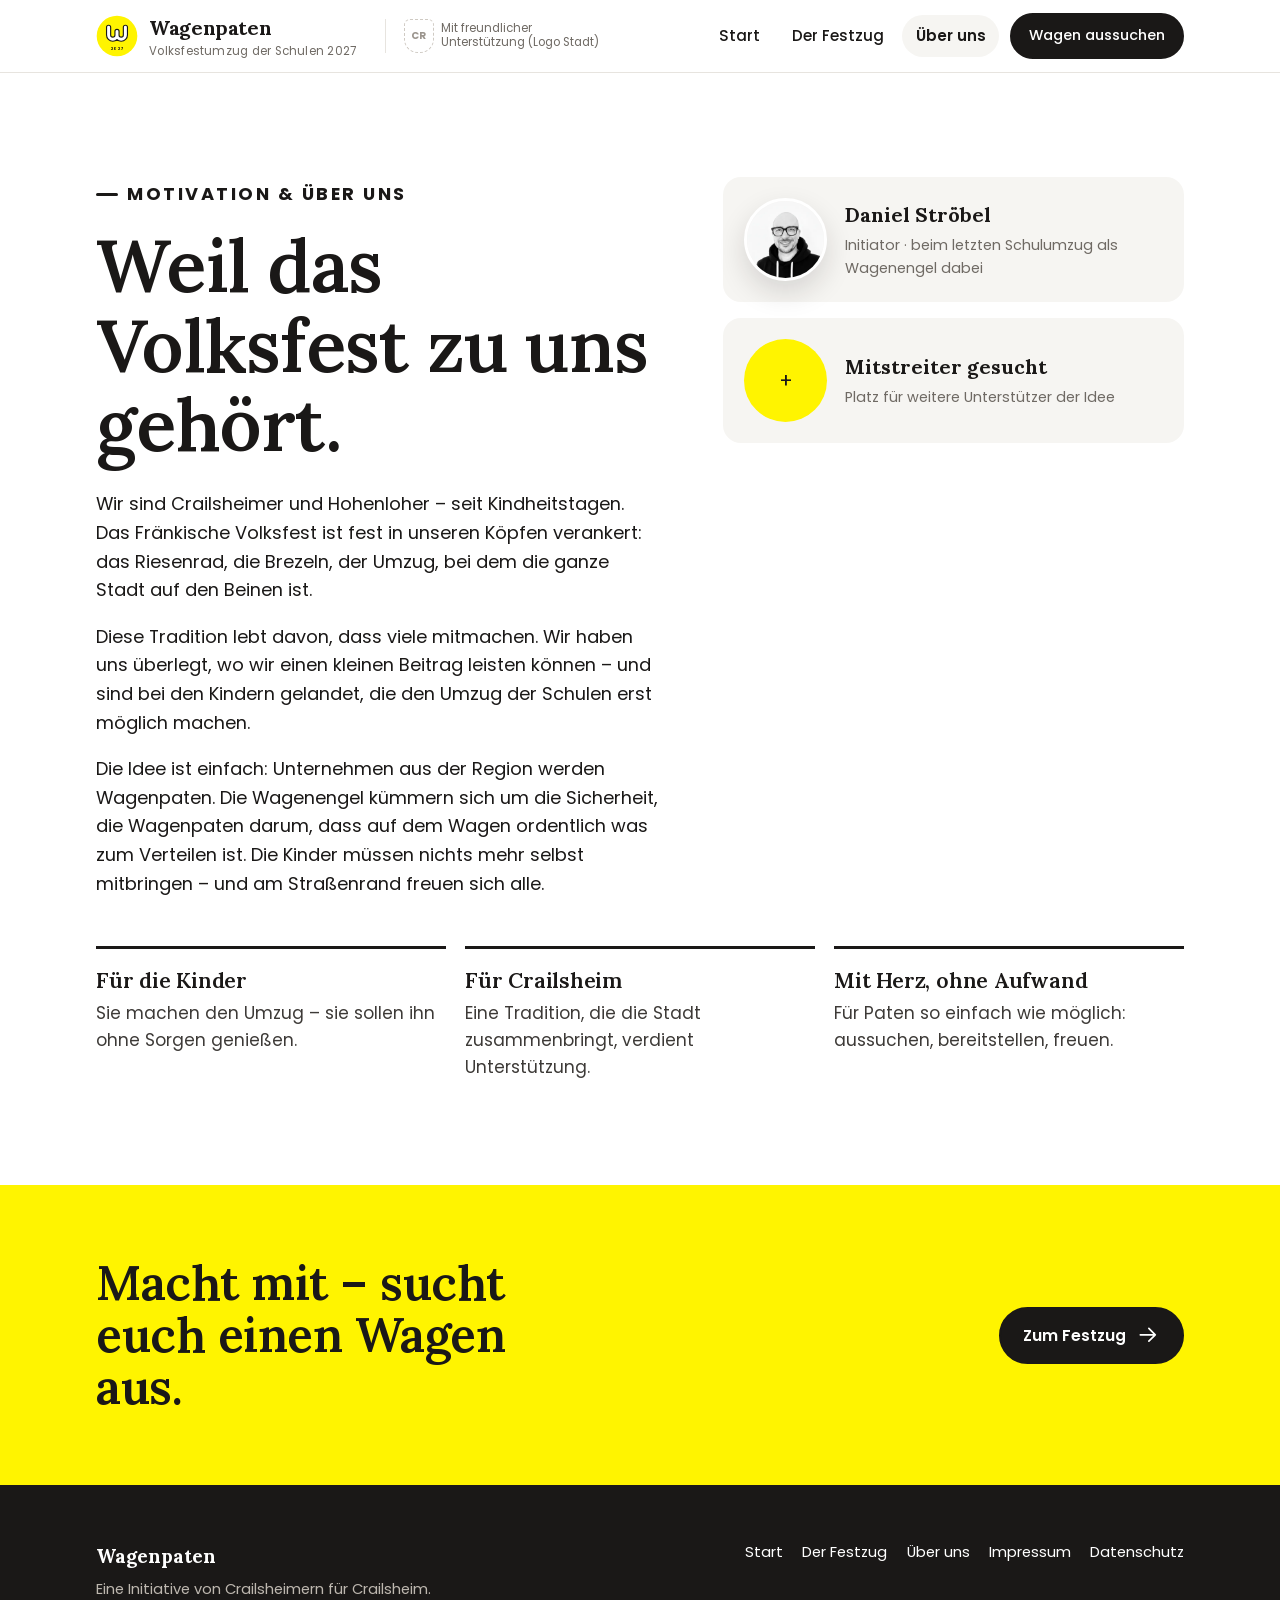
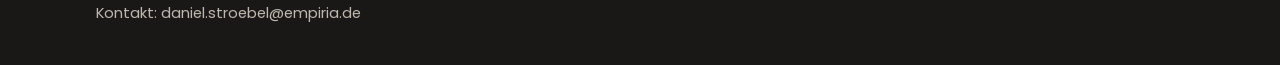
<file: ueber-uns.html>
<!doctype html>
<html lang="de">
<head>
<meta charset="utf-8">
<meta name="viewport" content="width=device-width, initial-scale=1">
<title>Über uns · Wagenpaten (Entwurf)</title>
<meta name="robots" content="noindex, nofollow">
<link rel="stylesheet" href="/assets/fonts/fonts.css">
<link rel="stylesheet" href="/assets/vofe.css">
</head>
<body>
<svg width="0" height="0" style="position:absolute" aria-hidden="true"><defs>
<symbol id="v-horaff" viewBox="0 0 120 120"><circle cx="60" cy="60" r="58" fill="#fff400"/>
 <g transform="translate(28 27)" fill="none" stroke-linecap="round" stroke-linejoin="round"><path d="M8 8v22a12 12 0 0 0 24 0V20M32 20v10a12 12 0 0 0 24 0V8" stroke="#1a1817" stroke-width="15"/><path d="M8 8v22a12 12 0 0 0 24 0V20M32 20v10a12 12 0 0 0 24 0V8" stroke="#fff" stroke-width="8.5"/></g>
 <text x="60" y="99" text-anchor="middle" font-family="Poppins, sans-serif" font-size="11" font-weight="700" letter-spacing="1.5" fill="#1a1817">2027</text></symbol>
<symbol id="v-herz" viewBox="-6 -10 252 252">
 <path d="M98 70C94 30 108 4 120 4s26 26 22 66" fill="none" stroke="#8a5428" stroke-width="12" stroke-linecap="round"/>
 <path d="M98 70C94 30 108 4 120 4s26 26 22 66" fill="none" stroke="#fff400" stroke-width="7" stroke-linecap="round"/>
 <path d="M120 214C60 170 14 128 14 80 14 46 40 22 72 22c22 0 38 12 48 28 10-16 26-28 48-28 32 0 58 24 58 58 0 48-46 90-106 134z" fill="rgba(110,64,28,.22)" transform="translate(0 6)"/>
 <path d="M120 214C60 170 14 128 14 80 14 46 40 22 72 22c22 0 38 12 48 28 10-16 26-28 48-28 32 0 58 24 58 58 0 48-46 90-106 134z" fill="#cf8c4e" stroke="#a9682f" stroke-width="3"/>
 <path d="M120 214C60 170 14 128 14 80 14 46 40 22 72 22c22 0 38 12 48 28 10-16 26-28 48-28 32 0 58 24 58 58 0 48-46 90-106 134z" fill="#dba06a" transform="translate(120 112) scale(0.9) translate(-120 -112)"/>
 <path d="M120 214C60 170 14 128 14 80 14 46 40 22 72 22c22 0 38 12 48 28 10-16 26-28 48-28 32 0 58 24 58 58 0 48-46 90-106 134z" fill="none" stroke="#fff" stroke-width="7.5" stroke-linecap="round" stroke-dasharray="0 1.5625" pathLength="100" transform="translate(120 112) scale(0.86) translate(-120 -112)"/>
 <path d="M120 214C60 170 14 128 14 80 14 46 40 22 72 22c22 0 38 12 48 28 10-16 26-28 48-28 32 0 58 24 58 58 0 48-46 90-106 134z" fill="none" stroke="#C51F5D" stroke-width="3.6" stroke-linecap="round" stroke-dasharray="0 2" pathLength="100" transform="translate(120 112) scale(0.76) translate(-120 -112)"/>
 <path transform="translate(52 82) rotate(-30)" d="M0 0c3-4 8-4 11 0-3 4-8 4-11 0z" fill="#fff"/><path transform="translate(48 70) rotate(40)" d="M0 0c3-4 8-4 11 0-3 4-8 4-11 0z" fill="#fff"/><g transform="translate(62 72)"><g fill="#C51F5D"><circle cx="0.0" cy="-6.3" r="3.6"/><circle cx="6.0" cy="-1.9" r="3.6"/><circle cx="3.7" cy="5.1" r="3.6"/><circle cx="-3.7" cy="5.1" r="3.6"/><circle cx="-6.0" cy="-1.9" r="3.6"/></g><circle r="2.7" fill="#fff400"/></g>
 <path transform="translate(188 82) rotate(210)" d="M0 0c3-4 8-4 11 0-3 4-8 4-11 0z" fill="#fff"/><path transform="translate(192 70) rotate(140)" d="M0 0c3-4 8-4 11 0-3 4-8 4-11 0z" fill="#fff"/><g transform="translate(178 72)"><g fill="#C51F5D"><circle cx="0.0" cy="-6.3" r="3.6"/><circle cx="6.0" cy="-1.9" r="3.6"/><circle cx="3.7" cy="5.1" r="3.6"/><circle cx="-3.7" cy="5.1" r="3.6"/><circle cx="-6.0" cy="-1.9" r="3.6"/></g><circle r="2.7" fill="#fff400"/></g>
 <g transform="translate(81.6 64) scale(1.2)" fill="none" stroke-linecap="round" stroke-linejoin="round"><path d="M8 8v22a12 12 0 0 0 24 0V20M32 20v10a12 12 0 0 0 24 0V8" stroke="#8a5428" stroke-width="13"/><path d="M8 8v22a12 12 0 0 0 24 0V20M32 20v10a12 12 0 0 0 24 0V8" stroke="#fff" stroke-width="8"/></g>
 <text x="120" y="153" text-anchor="middle" font-family="Lora, Georgia, serif" font-size="25" font-weight="700" letter-spacing="1" fill="#fff" stroke="#8a5428" stroke-width="4" paint-order="stroke" stroke-linejoin="round">2027</text>
 <path transform="translate(74 144) scale(.06) translate(-120 -118)" d="M120 214C60 170 14 128 14 80 14 46 40 22 72 22c22 0 38 12 48 28 10-16 26-28 48-28 32 0 58 24 58 58 0 48-46 90-106 134z" fill="#C51F5D"/><path transform="translate(166 144) scale(.06) translate(-120 -118)" d="M120 214C60 170 14 128 14 80 14 46 40 22 72 22c22 0 38 12 48 28 10-16 26-28 48-28 32 0 58 24 58 58 0 48-46 90-106 134z" fill="#C51F5D"/>
</symbol>
<symbol id="v-horaff-pur" viewBox="-2 -2 68 56"><g transform="" fill="none" stroke-linecap="round" stroke-linejoin="round"><path d="M8 8v22a12 12 0 0 0 24 0V20M32 20v10a12 12 0 0 0 24 0V8" stroke="#1a1817" stroke-width="15"/><path d="M8 8v22a12 12 0 0 0 24 0V20M32 20v10a12 12 0 0 0 24 0V8" stroke="#fff" stroke-width="8.5"/></g></symbol>
<symbol id="i-brezel" viewBox="0 0 24 24"><circle cx="15.5" cy="9" r="5.5" class="tupfer"/><path d="M12 20.2c-2 1-4.4 1-6.3-.2-2.8-1.8-3.6-5.6-1.8-8.7 1.7-3 5.6-4.6 7.6-2.4 1.6 1.8.9 4.6-.5 6.4"/><path d="M12 20.2c2 1 4.4 1 6.3-.2 2.8-1.8 3.6-5.6 1.8-8.7-1.7-3-5.6-4.6-7.6-2.4-1.6 1.8-.9 4.6.5 6.4"/><path d="m7 18.6 6.5-6.8M17 18.6l-6.5-6.8"/><path d="M8 6.2h.01M11 4.8h.01M14 5.3h.01" stroke-width="2.4"/></symbol>
<symbol id="i-riesenrad" viewBox="0 0 24 24"><circle cx="12" cy="10" r="7.5" class="tupfer"/><circle cx="12" cy="10" r="7"/><circle cx="12" cy="10" r="1.3"/><path d="M12 3v5.7M12 11.3V17M5 10h5.7M13.3 10H19M7 5l4 4M13 11l4 4M17 5l-4 4M11 11l-4 4"/><path d="m8 22 4-10.5L16 22M6.5 22h11"/><rect x="10.8" y="1.4" width="2.4" height="2" rx=".6"/><rect x="3.6" y="9" width="2" height="2.4" rx=".6"/><rect x="18.4" y="9" width="2" height="2.4" rx=".6"/></symbol>
<symbol id="i-ballon" viewBox="0 0 24 24"><path d="M12 15.5c3.4 0 6-3 6-6.6C18 5.3 15.3 2.5 12 2.5S6 5.3 6 8.9c0 3.6 2.6 6.6 6 6.6z" class="tupfer"/><path d="M12 15.5c3.4 0 6-3 6-6.6C18 5.3 15.3 2.5 12 2.5S6 5.3 6 8.9c0 3.6 2.6 6.6 6 6.6z"/><path d="m11 15.5-.7 1.5h3.4l-.7-1.5"/><path d="M12 17c-1.6 1.6 1.6 2.8 0 4.8"/><path d="M9 6.8c.5-1.2 1.4-1.9 2.4-2.1"/></symbol>
<symbol id="i-herz" viewBox="0 0 24 24"><path d="M12 20.5S3 15 3 8.8C3 6 5 4 7.5 4c1.9 0 3.5 1.1 4.5 2.7C13 5.1 14.6 4 16.5 4 19 4 21 6 21 8.8c0 6.2-9 11.7-9 11.7z" class="tupfer"/><path d="M12 20.5S3 15 3 8.8C3 6 5 4 7.5 4c1.9 0 3.5 1.1 4.5 2.7C13 5.1 14.6 4 16.5 4 19 4 21 6 21 8.8c0 6.2-9 11.7-9 11.7z"/><path d="M6.2 9.4c.9.9 1.8-.9 2.8 0s1.9-.9 2.9 0 1.9-.9 2.9 0 1.9-.9 2.8 0"/><path d="M9.5 12.6h5M10.5 15h3"/><path d="M8.5 4.3c1.5-3 5.5-3 7 0"/></symbol>
<symbol id="i-bonbon" viewBox="0 0 24 24"><ellipse cx="12" cy="12" rx="5" ry="3.8" class="tupfer"/><ellipse cx="12" cy="12" rx="5" ry="3.8"/><path d="M7.1 11 3 7.8v8.4l4.1-3.2M16.9 11 21 7.8v8.4l-4.1-3.2"/><path d="M10 9.2c.8 1.6.8 4 0 5.6M13.6 9.1c.8 1.7.8 4.1 0 5.8"/></symbol>
<symbol id="i-dirndl" viewBox="0 0 24 24"><path d="M9 3.5 8 8l-3.5 12.5h15L16 8l-1-4.5"/><path d="M8 8h8M9.3 3.5c.8 1.7 4.6 1.7 5.4 0"/><path d="M13.5 8.5 15 20.5" /><path d="M10 12.5h4"/></symbol>
<symbol id="i-lederhose" viewBox="0 0 24 24"><path d="M6.5 9h11l1 11.5h-5L12 14l-1.5 6.5h-5z"/><path d="M8 9 6.5 2.5M16 9l1.5-6.5M7.4 5.2h9.2"/><circle cx="9.3" cy="12" r=".6"/><circle cx="14.7" cy="12" r=".6"/></symbol>
<symbol id="i-wagen" viewBox="0 0 24 24"><path d="M3 15.5h15.5l1-6H5.5z" class="tupfer"/><path d="M3 15.5h15.5l1-6H5.5z"/><path d="M6 9.5 7.5 5.5h8l2 4M19.5 12.5H22"/><circle cx="7" cy="18" r="2.3"/><circle cx="16" cy="18" r="2.3"/><path d="M9.5 5.5 10.5 3l1.2 2.5L13 3l1.1 2.5"/></symbol>
<symbol id="i-engel" viewBox="0 0 24 24"><path d="M10.2 11.4C7.8 8 4 6.3 1.8 7c-.1 4.7 2.5 8.6 6.8 9.7zM13.8 11.4C16.2 8 20 6.3 22.2 7c.1 4.7-2.5 8.6-6.8 9.7z" class="tupfer"/><path d="M10.2 11.4C7.8 8 4 6.3 1.8 7c-.1 4.7 2.5 8.6 6.8 9.7M13.8 11.4C16.2 8 20 6.3 22.2 7c.1 4.7-2.5 8.6-6.8 9.7"/><path d="M4.8 10.3c.9 1.7 2.3 3 4 3.8M19.2 10.3c-.9 1.7-2.3 3-4 3.8"/><ellipse cx="12" cy="2.3" rx="3.2" ry="1"/><circle cx="12" cy="6.4" r="2.1"/><path d="M10.3 9.7h3.4l3.4 11.3H6.9z"/></symbol>
<symbol id="i-hand" viewBox="0 0 24 24"><circle cx="16" cy="8" r="5" class="tupfer"/><path d="M8 12V5.5a1.5 1.5 0 0 1 3 0V11M11 10.5V4a1.5 1.5 0 0 1 3 0v6.5M14 10.5V5.5a1.5 1.5 0 0 1 3 0V13c0 4.4-2.7 8-7 8-3.2 0-4.8-1.6-6.4-4.8L2.4 13.6a1.5 1.5 0 0 1 2.5-1.6L8 15"/></symbol>
<symbol id="i-sonne" viewBox="0 0 24 24"><circle cx="12" cy="12" r="5.5" class="tupfer"/><circle cx="12" cy="12" r="4"/><path d="M12 2.5v2M12 19.5v2M4.6 4.6l1.4 1.4M18 18l1.4 1.4M2.5 12h2M19.5 12h2M4.6 19.4 6 18M18 6l1.4-1.4"/><path d="M10.4 12.6c.9.9 2.3.9 3.2 0"/></symbol>
<symbol id="i-handy" viewBox="0 0 24 24"><rect x="6.5" y="2.5" width="11" height="19" rx="2.2" class="tupfer"/><rect x="6.5" y="2.5" width="11" height="19" rx="2.2"/><path d="M10.5 5h3M9.5 10.8l1.8 1.8 3.4-3.4"/><path d="M11 18.5h2"/></symbol>
<symbol id="i-gespraech" viewBox="0 0 24 24"><path d="M3 5.5A2.5 2.5 0 0 1 5.5 3h8A2.5 2.5 0 0 1 16 5.5v4a2.5 2.5 0 0 1-2.5 2.5H8.5L5 15v-3h.5A2.5 2.5 0 0 1 3 9.5z" class="tupfer"/><path d="M3 5.5A2.5 2.5 0 0 1 5.5 3h8A2.5 2.5 0 0 1 16 5.5v4a2.5 2.5 0 0 1-2.5 2.5H8.5L5 15v-3.1A2.5 2.5 0 0 1 3 9.5z"/><path d="M18.5 8.5A2.5 2.5 0 0 1 21 11v4a2.5 2.5 0 0 1-2.5 2.5H19v3l-3.5-3H11a2.5 2.5 0 0 1-2.5-2.5"/><path d="M7 7.5h5"/></symbol>
<symbol id="i-pfeil" viewBox="0 0 24 24"><path d="m6 9 6 6 6-6"/></symbol>
<symbol id="i-weiter" viewBox="0 0 24 24"><path d="M5 12h14M13 6l6 6-6 6"/></symbol>
<symbol id="i-regen" viewBox="0 0 24 24"><path d="M7 16.5h10.5a4 4 0 0 0 .6-8 6 6 0 0 0-11.6 1A3.5 3.5 0 0 0 7 16.5z" class="tupfer"/><path d="M7 16.5h10.5a4 4 0 0 0 .6-8 6 6 0 0 0-11.6 1A3.5 3.5 0 0 0 7 16.5z"/><path d="M9 19.5l-.8 2M13 19.5l-.8 2M17 19.5l-.8 2"/></symbol>
</defs></svg>
<header class="kopf"><div class="wrap">
<a class="marke" href="/start.html"><svg class="marke__zeichen" aria-hidden="true"><use href="#v-horaff"/></svg><span><b>Wagenpaten</b><small>Volksfestumzug der Schulen 2027</small></span></a>
<div class="stadtlogo" title="Platzhalter – Nutzung des Stadtlogos vor Veröffentlichung mit der Stadt klären"><span>CR</span>Mit freundlicher<br>Unterstützung (Logo Stadt)</div>
<nav class="nav" aria-label="Seiten"><a href="/start.html">Start</a><a href="/festzug.html">Der Festzug</a><a href="/ueber-uns.html" aria-current="page">Über uns</a><a class="knopf" href="/festzug.html">Wagen aussuchen</a></nav></div></header>
<main>
<section class="sek"><div class="wrap ueber">
<div class="ueber__text">
  <p class="kicker">Motivation &amp; über uns</p>
  <h1 class="h2" style="font-size:clamp(2.6rem,6vw,4.6rem)">Weil das Volksfest zu uns gehört.</h1>
  <p style="margin-top:1.6rem">Wir sind Crailsheimer und Hohenloher – seit Kindheitstagen. Das Fränkische Volksfest ist fest in unseren Köpfen verankert: das Riesenrad, die Brezeln, der Umzug, bei dem die ganze Stadt auf den Beinen ist.</p>
  <p>Diese Tradition lebt davon, dass viele mitmachen. Wir haben uns überlegt, wo wir einen kleinen Beitrag leisten können – und sind bei den Kindern gelandet, die den Umzug der Schulen erst möglich machen.</p>
  <p>Die Idee ist einfach: Unternehmen aus der Region werden Wagenpaten. Die Wagenengel kümmern sich um die Sicherheit, die Wagenpaten darum, dass auf dem Wagen ordentlich was zum Verteilen ist. Die Kinder müssen nichts mehr selbst mitbringen – und am Straßenrand freuen sich alle.</p>
</div>
<div class="kopfe">
  <div class="person"><img class="person__foto" src="/assets/bilder/ansprechpartner-daniel.webp" alt="Daniel Ströbel"><div><b>Daniel Ströbel</b><small>Initiator · beim letzten Schulumzug als Wagenengel dabei</small></div></div>
  <div class="person"><span class="person__platz">+</span><div><b>Mitstreiter gesucht</b><small>Platz für weitere Unterstützer der Idee</small></div></div>
</div>
</div>
<div class="wrap"><div class="werte">
  <div><h3>Für die Kinder</h3><p>Sie machen den Umzug – sie sollen ihn ohne Sorgen genießen.</p></div>
  <div><h3>Für Crailsheim</h3><p>Eine Tradition, die die Stadt zusammenbringt, verdient Unterstützung.</p></div>
  <div><h3>Mit Herz, ohne Aufwand</h3><p>Für Paten so einfach wie möglich: aussuchen, bereitstellen, freuen.</p></div>
</div></div></section>
<section class="band"><div class="wrap"><h2>Macht mit – sucht euch einen Wagen aus.</h2><a class="knopf" href="/festzug.html">Zum Festzug <svg class="ico" aria-hidden="true"><use href="#i-weiter"/></svg></a></div></section>
</main>
<footer class="fuss"><div class="wrap">
<div><b>Wagenpaten</b><p style="margin-top:.4rem">Eine Initiative von Crailsheimern für Crailsheim.<br>Kontakt: daniel.stroebel@empiria.de</p></div>
<nav><a href="/start.html">Start</a><a href="/festzug.html">Der Festzug</a><a href="/ueber-uns.html">Über uns</a><a href="/impressum.html">Impressum</a><a href="/datenschutz.html">Datenschutz</a></nav>
</div></footer>
<script src="/assets/vofe.js"></script>
</body>
</html>
</file>
<file: assets/fonts/fonts.css>
/* latin-ext */
@font-face {
  font-family: 'Lora';
  font-style: italic;
  font-weight: 400;
  font-display: swap;
  src: url(./lora-400-italic-latin-ext.woff2) format('woff2');
  unicode-range: U+0100-02BA, U+02BD-02C5, U+02C7-02CC, U+02CE-02D7, U+02DD-02FF, U+0304, U+0308, U+0329, U+1D00-1DBF, U+1E00-1E9F, U+1EF2-1EFF, U+2020, U+20A0-20AB, U+20AD-20C0, U+2113, U+2C60-2C7F, U+A720-A7FF;
}
/* latin */
@font-face {
  font-family: 'Lora';
  font-style: italic;
  font-weight: 400;
  font-display: swap;
  src: url(./lora-400-italic-latin.woff2) format('woff2');
  unicode-range: U+0000-00FF, U+0131, U+0152-0153, U+02BB-02BC, U+02C6, U+02DA, U+02DC, U+0304, U+0308, U+0329, U+2000-206F, U+20AC, U+2122, U+2191, U+2193, U+2212, U+2215, U+FEFF, U+FFFD;
}
/* latin-ext */
@font-face {
  font-family: 'Lora';
  font-style: italic;
  font-weight: 500;
  font-display: swap;
  src: url(./lora-500-italic-latin-ext.woff2) format('woff2');
  unicode-range: U+0100-02BA, U+02BD-02C5, U+02C7-02CC, U+02CE-02D7, U+02DD-02FF, U+0304, U+0308, U+0329, U+1D00-1DBF, U+1E00-1E9F, U+1EF2-1EFF, U+2020, U+20A0-20AB, U+20AD-20C0, U+2113, U+2C60-2C7F, U+A720-A7FF;
}
/* latin */
@font-face {
  font-family: 'Lora';
  font-style: italic;
  font-weight: 500;
  font-display: swap;
  src: url(./lora-500-italic-latin.woff2) format('woff2');
  unicode-range: U+0000-00FF, U+0131, U+0152-0153, U+02BB-02BC, U+02C6, U+02DA, U+02DC, U+0304, U+0308, U+0329, U+2000-206F, U+20AC, U+2122, U+2191, U+2193, U+2212, U+2215, U+FEFF, U+FFFD;
}
/* latin-ext */
@font-face {
  font-family: 'Lora';
  font-style: normal;
  font-weight: 400;
  font-display: swap;
  src: url(./lora-400-normal-latin-ext.woff2) format('woff2');
  unicode-range: U+0100-02BA, U+02BD-02C5, U+02C7-02CC, U+02CE-02D7, U+02DD-02FF, U+0304, U+0308, U+0329, U+1D00-1DBF, U+1E00-1E9F, U+1EF2-1EFF, U+2020, U+20A0-20AB, U+20AD-20C0, U+2113, U+2C60-2C7F, U+A720-A7FF;
}
/* latin */
@font-face {
  font-family: 'Lora';
  font-style: normal;
  font-weight: 400;
  font-display: swap;
  src: url(./lora-400-normal-latin.woff2) format('woff2');
  unicode-range: U+0000-00FF, U+0131, U+0152-0153, U+02BB-02BC, U+02C6, U+02DA, U+02DC, U+0304, U+0308, U+0329, U+2000-206F, U+20AC, U+2122, U+2191, U+2193, U+2212, U+2215, U+FEFF, U+FFFD;
}
/* latin-ext */
@font-face {
  font-family: 'Lora';
  font-style: normal;
  font-weight: 500;
  font-display: swap;
  src: url(./lora-500-normal-latin-ext.woff2) format('woff2');
  unicode-range: U+0100-02BA, U+02BD-02C5, U+02C7-02CC, U+02CE-02D7, U+02DD-02FF, U+0304, U+0308, U+0329, U+1D00-1DBF, U+1E00-1E9F, U+1EF2-1EFF, U+2020, U+20A0-20AB, U+20AD-20C0, U+2113, U+2C60-2C7F, U+A720-A7FF;
}
/* latin */
@font-face {
  font-family: 'Lora';
  font-style: normal;
  font-weight: 500;
  font-display: swap;
  src: url(./lora-500-normal-latin.woff2) format('woff2');
  unicode-range: U+0000-00FF, U+0131, U+0152-0153, U+02BB-02BC, U+02C6, U+02DA, U+02DC, U+0304, U+0308, U+0329, U+2000-206F, U+20AC, U+2122, U+2191, U+2193, U+2212, U+2215, U+FEFF, U+FFFD;
}
/* latin-ext */
@font-face {
  font-family: 'Lora';
  font-style: normal;
  font-weight: 600;
  font-display: swap;
  src: url(./lora-600-normal-latin-ext.woff2) format('woff2');
  unicode-range: U+0100-02BA, U+02BD-02C5, U+02C7-02CC, U+02CE-02D7, U+02DD-02FF, U+0304, U+0308, U+0329, U+1D00-1DBF, U+1E00-1E9F, U+1EF2-1EFF, U+2020, U+20A0-20AB, U+20AD-20C0, U+2113, U+2C60-2C7F, U+A720-A7FF;
}
/* latin */
@font-face {
  font-family: 'Lora';
  font-style: normal;
  font-weight: 600;
  font-display: swap;
  src: url(./lora-600-normal-latin.woff2) format('woff2');
  unicode-range: U+0000-00FF, U+0131, U+0152-0153, U+02BB-02BC, U+02C6, U+02DA, U+02DC, U+0304, U+0308, U+0329, U+2000-206F, U+20AC, U+2122, U+2191, U+2193, U+2212, U+2215, U+FEFF, U+FFFD;
}
/* latin-ext */
@font-face {
  font-family: 'Lora';
  font-style: normal;
  font-weight: 700;
  font-display: swap;
  src: url(./lora-700-normal-latin-ext.woff2) format('woff2');
  unicode-range: U+0100-02BA, U+02BD-02C5, U+02C7-02CC, U+02CE-02D7, U+02DD-02FF, U+0304, U+0308, U+0329, U+1D00-1DBF, U+1E00-1E9F, U+1EF2-1EFF, U+2020, U+20A0-20AB, U+20AD-20C0, U+2113, U+2C60-2C7F, U+A720-A7FF;
}
/* latin */
@font-face {
  font-family: 'Lora';
  font-style: normal;
  font-weight: 700;
  font-display: swap;
  src: url(./lora-700-normal-latin.woff2) format('woff2');
  unicode-range: U+0000-00FF, U+0131, U+0152-0153, U+02BB-02BC, U+02C6, U+02DA, U+02DC, U+0304, U+0308, U+0329, U+2000-206F, U+20AC, U+2122, U+2191, U+2193, U+2212, U+2215, U+FEFF, U+FFFD;
}
/* latin-ext */
@font-face {
  font-family: 'Poppins';
  font-style: italic;
  font-weight: 400;
  font-display: swap;
  src: url(./poppins-400-italic-latin-ext.woff2) format('woff2');
  unicode-range: U+0100-02BA, U+02BD-02C5, U+02C7-02CC, U+02CE-02D7, U+02DD-02FF, U+0304, U+0308, U+0329, U+1D00-1DBF, U+1E00-1E9F, U+1EF2-1EFF, U+2020, U+20A0-20AB, U+20AD-20C0, U+2113, U+2C60-2C7F, U+A720-A7FF;
}
/* latin */
@font-face {
  font-family: 'Poppins';
  font-style: italic;
  font-weight: 400;
  font-display: swap;
  src: url(./poppins-400-italic-latin.woff2) format('woff2');
  unicode-range: U+0000-00FF, U+0131, U+0152-0153, U+02BB-02BC, U+02C6, U+02DA, U+02DC, U+0304, U+0308, U+0329, U+2000-206F, U+20AC, U+2122, U+2191, U+2193, U+2212, U+2215, U+FEFF, U+FFFD;
}
/* latin-ext */
@font-face {
  font-family: 'Poppins';
  font-style: italic;
  font-weight: 500;
  font-display: swap;
  src: url(./poppins-500-italic-latin-ext.woff2) format('woff2');
  unicode-range: U+0100-02BA, U+02BD-02C5, U+02C7-02CC, U+02CE-02D7, U+02DD-02FF, U+0304, U+0308, U+0329, U+1D00-1DBF, U+1E00-1E9F, U+1EF2-1EFF, U+2020, U+20A0-20AB, U+20AD-20C0, U+2113, U+2C60-2C7F, U+A720-A7FF;
}
/* latin */
@font-face {
  font-family: 'Poppins';
  font-style: italic;
  font-weight: 500;
  font-display: swap;
  src: url(./poppins-500-italic-latin.woff2) format('woff2');
  unicode-range: U+0000-00FF, U+0131, U+0152-0153, U+02BB-02BC, U+02C6, U+02DA, U+02DC, U+0304, U+0308, U+0329, U+2000-206F, U+20AC, U+2122, U+2191, U+2193, U+2212, U+2215, U+FEFF, U+FFFD;
}
/* latin-ext */
@font-face {
  font-family: 'Poppins';
  font-style: normal;
  font-weight: 300;
  font-display: swap;
  src: url(./poppins-300-normal-latin-ext.woff2) format('woff2');
  unicode-range: U+0100-02BA, U+02BD-02C5, U+02C7-02CC, U+02CE-02D7, U+02DD-02FF, U+0304, U+0308, U+0329, U+1D00-1DBF, U+1E00-1E9F, U+1EF2-1EFF, U+2020, U+20A0-20AB, U+20AD-20C0, U+2113, U+2C60-2C7F, U+A720-A7FF;
}
/* latin */
@font-face {
  font-family: 'Poppins';
  font-style: normal;
  font-weight: 300;
  font-display: swap;
  src: url(./poppins-300-normal-latin.woff2) format('woff2');
  unicode-range: U+0000-00FF, U+0131, U+0152-0153, U+02BB-02BC, U+02C6, U+02DA, U+02DC, U+0304, U+0308, U+0329, U+2000-206F, U+20AC, U+2122, U+2191, U+2193, U+2212, U+2215, U+FEFF, U+FFFD;
}
/* latin-ext */
@font-face {
  font-family: 'Poppins';
  font-style: normal;
  font-weight: 400;
  font-display: swap;
  src: url(./poppins-400-normal-latin-ext.woff2) format('woff2');
  unicode-range: U+0100-02BA, U+02BD-02C5, U+02C7-02CC, U+02CE-02D7, U+02DD-02FF, U+0304, U+0308, U+0329, U+1D00-1DBF, U+1E00-1E9F, U+1EF2-1EFF, U+2020, U+20A0-20AB, U+20AD-20C0, U+2113, U+2C60-2C7F, U+A720-A7FF;
}
/* latin */
@font-face {
  font-family: 'Poppins';
  font-style: normal;
  font-weight: 400;
  font-display: swap;
  src: url(./poppins-400-normal-latin.woff2) format('woff2');
  unicode-range: U+0000-00FF, U+0131, U+0152-0153, U+02BB-02BC, U+02C6, U+02DA, U+02DC, U+0304, U+0308, U+0329, U+2000-206F, U+20AC, U+2122, U+2191, U+2193, U+2212, U+2215, U+FEFF, U+FFFD;
}
/* latin-ext */
@font-face {
  font-family: 'Poppins';
  font-style: normal;
  font-weight: 500;
  font-display: swap;
  src: url(./poppins-500-normal-latin-ext.woff2) format('woff2');
  unicode-range: U+0100-02BA, U+02BD-02C5, U+02C7-02CC, U+02CE-02D7, U+02DD-02FF, U+0304, U+0308, U+0329, U+1D00-1DBF, U+1E00-1E9F, U+1EF2-1EFF, U+2020, U+20A0-20AB, U+20AD-20C0, U+2113, U+2C60-2C7F, U+A720-A7FF;
}
/* latin */
@font-face {
  font-family: 'Poppins';
  font-style: normal;
  font-weight: 500;
  font-display: swap;
  src: url(./poppins-500-normal-latin.woff2) format('woff2');
  unicode-range: U+0000-00FF, U+0131, U+0152-0153, U+02BB-02BC, U+02C6, U+02DA, U+02DC, U+0304, U+0308, U+0329, U+2000-206F, U+20AC, U+2122, U+2191, U+2193, U+2212, U+2215, U+FEFF, U+FFFD;
}
/* latin-ext */
@font-face {
  font-family: 'Poppins';
  font-style: normal;
  font-weight: 600;
  font-display: swap;
  src: url(./poppins-600-normal-latin-ext.woff2) format('woff2');
  unicode-range: U+0100-02BA, U+02BD-02C5, U+02C7-02CC, U+02CE-02D7, U+02DD-02FF, U+0304, U+0308, U+0329, U+1D00-1DBF, U+1E00-1E9F, U+1EF2-1EFF, U+2020, U+20A0-20AB, U+20AD-20C0, U+2113, U+2C60-2C7F, U+A720-A7FF;
}
/* latin */
@font-face {
  font-family: 'Poppins';
  font-style: normal;
  font-weight: 600;
  font-display: swap;
  src: url(./poppins-600-normal-latin.woff2) format('woff2');
  unicode-range: U+0000-00FF, U+0131, U+0152-0153, U+02BB-02BC, U+02C6, U+02DA, U+02DC, U+0304, U+0308, U+0329, U+2000-206F, U+20AC, U+2122, U+2191, U+2193, U+2212, U+2215, U+FEFF, U+FFFD;
}
/* latin-ext */
@font-face {
  font-family: 'Poppins';
  font-style: normal;
  font-weight: 700;
  font-display: swap;
  src: url(./poppins-700-normal-latin-ext.woff2) format('woff2');
  unicode-range: U+0100-02BA, U+02BD-02C5, U+02C7-02CC, U+02CE-02D7, U+02DD-02FF, U+0304, U+0308, U+0329, U+1D00-1DBF, U+1E00-1E9F, U+1EF2-1EFF, U+2020, U+20A0-20AB, U+20AD-20C0, U+2113, U+2C60-2C7F, U+A720-A7FF;
}
/* latin */
@font-face {
  font-family: 'Poppins';
  font-style: normal;
  font-weight: 700;
  font-display: swap;
  src: url(./poppins-700-normal-latin.woff2) format('woff2');
  unicode-range: U+0000-00FF, U+0131, U+0152-0153, U+02BB-02BC, U+02C6, U+02DA, U+02DC, U+0304, U+0308, U+0329, U+2000-206F, U+20AC, U+2122, U+2191, U+2193, U+2212, U+2215, U+FEFF, U+FFFD;
}
</file>
<file: assets/vofe.css>
/* ==========================================================================
   Patenwagen – Volksfestumzug der Schulen Crailsheim (Entwurf, nur Entwicklung)
   Farben: Schwarz · Weiß · Gelb (empiria-CD-Werte). Schriften bewusst nicht empiria:
   Bricolage Grotesque (Überschriften) + Inter (Text).
   ========================================================================== */
:root {
  --ink: #1a1817; --ink-2: #3d3a37; --grau: #6f6a64; --hell: #f6f5f2; --linie: #e7e4df;
  --gelb: #fff400; --gelb-2: #fff9a6; --weiss: #fff;
  --head: "Lora", Georgia, serif; --text: "Poppins", system-ui, sans-serif;
  --wrap: 72rem; --r: 18px;
}
* { box-sizing: border-box; }
html { scroll-behavior: smooth; }
body { margin: 0; background: var(--weiss); color: var(--ink); font: 400 17px/1.6 var(--text); -webkit-font-smoothing: antialiased; }
img, svg { display: block; max-width: 100%; }
a { color: inherit; }
.wrap { width: 100%; max-width: var(--wrap); margin: 0 auto; padding: 0 2rem; }
h1, h2, h3 { margin: 0; font-family: var(--head); font-weight: 700; letter-spacing: -.02em; line-height: 1.02; }
p { margin: 0; }
.ico { width: 1.6rem; height: 1.6rem; fill: none; stroke: currentColor; stroke-width: 1.7; stroke-linecap: round; stroke-linejoin: round; }

/* Entwicklungs-Hinweis */
.dev { background: var(--ink); color: #cfcac3; font-size: 12.5px; }
.dev .wrap { display: flex; justify-content: space-between; gap: 1rem; padding-top: .45rem; padding-bottom: .45rem; }
.dev a { color: var(--gelb); text-decoration: none; }

/* Kopf */
.kopf { position: sticky; top: 0; z-index: 20; background: rgba(255,255,255,.94); backdrop-filter: blur(8px); border-bottom: 1px solid var(--linie); }
.kopf .wrap { display: flex; align-items: center; gap: 1.5rem; height: 72px; }
.marke { display: flex; align-items: center; gap: .7rem; text-decoration: none; }
.marke__zeichen { width: 42px; height: 42px; flex: none; }
.marke b { font-family: var(--head); font-size: 1.25rem; letter-spacing: -.02em; }
.marke small { display: block; margin-top: -2px; font-size: .72rem; color: var(--grau); letter-spacing: .02em; }
.stadtlogo { display: flex; align-items: center; gap: .45rem; padding-left: 1.1rem; margin-left: .3rem; border-left: 1px solid var(--linie); font-size: .72rem; line-height: 1.2; color: var(--grau); }
.stadtlogo span { display: grid; place-items: center; width: 30px; height: 34px; border: 1.5px dashed #cfcac3; border-radius: 6px 6px 14px 14px; font-weight: 700; font-size: .62rem; color: #9b958e; }
.nav { margin-left: auto; display: flex; align-items: center; gap: .3rem; }
.nav a { padding: .55rem .85rem; border-radius: 999px; text-decoration: none; font-weight: 500; font-size: .95rem; }
.nav a:hover { background: var(--hell); }
.nav a[aria-current="page"] { background: var(--hell); font-weight: 600; }
.knopf { display: inline-flex; align-items: center; gap: .55rem; padding: .85rem 1.35rem; border-radius: 999px; background: var(--ink); color: var(--weiss); font-weight: 600; font-size: .98rem; text-decoration: none; border: 2px solid var(--ink); transition: transform .15s ease, background .15s ease; cursor: pointer; }
.knopf:hover { transform: translateY(-1px); }
.knopf--gelb { background: var(--gelb); color: var(--ink); border-color: var(--gelb); }
.knopf--rand { background: transparent; color: var(--ink); }
.knopf--hell { background: transparent; color: var(--weiss); border-color: rgba(255,255,255,.4); }
.nav .knopf { margin-left: .4rem; padding: .6rem 1.05rem; font-size: .9rem; }
.nav .knopf:hover { background: var(--ink); }

/* Abschnitte */
.sek { padding: 6.5rem 0; }
.sek--gelb { background: var(--gelb); }
.sek--hell { background: var(--hell); }
.sek--schwarz { background: var(--ink); color: var(--weiss); }
.kicker { display: inline-flex; align-items: center; gap: .55rem; margin-bottom: 1.1rem; font-size: .8rem; font-weight: 700; letter-spacing: .14em; text-transform: uppercase; }
.kicker::before { content: ""; width: 1.4rem; height: 3px; border-radius: 2px; background: currentColor; }
.sek--schwarz .kicker { color: var(--gelb); }
.h2 { font-size: clamp(2.1rem, 4.6vw, 3.6rem); max-width: 18ch; }
.lead { margin-top: 1.3rem; max-width: 40rem; font-size: 1.15rem; line-height: 1.6; color: var(--ink-2); }
.sek--schwarz .lead { color: #d8d3cc; }

/* Startseite: Kopfbereich */
.held { position: relative; overflow: hidden; padding: 5.5rem 0 6rem; }
.held .wrap { display: grid; grid-template-columns: minmax(0, 1.15fr) minmax(0, .85fr); gap: 3rem; align-items: center; }
.held h1 { font-size: clamp(3rem, 8vw, 6.4rem); line-height: .95; }
.held h1 em { font-style: normal; background: linear-gradient(transparent 58%, var(--gelb) 58%, var(--gelb) 92%, transparent 92%); padding: 0 .08em; }
.held .lead { font-size: 1.22rem; }
.knoepfe { display: flex; flex-wrap: wrap; gap: .7rem; margin-top: 2.2rem; }
.held__bild { position: relative; justify-self: center; width: min(100%, 26rem); aspect-ratio: 1; }
.held__zeichen { position: relative; width: 100%; height: 100%; }
.schwebe { position: absolute; display: grid; place-items: center; width: 4.4rem; height: 4.4rem; border-radius: 50%; background: var(--weiss); box-shadow: 0 10px 30px rgba(26,24,23,.12); }
.schwebe .ico { width: 2.1rem; height: 2.1rem; }
.schwebe--1 { left: -4%; top: 12%; } .schwebe--2 { right: -2%; top: 4%; } .schwebe--3 { right: -6%; bottom: 18%; } .schwebe--4 { left: 4%; bottom: 2%; }
.held__fakten { display: flex; flex-wrap: wrap; gap: 1.6rem 2.4rem; margin-top: 3rem; padding-top: 1.6rem; border-top: 1px solid var(--linie); font-size: .95rem; color: var(--ink-2); }
.held__fakten b { display: block; font-family: var(--head); font-size: 1.6rem; color: var(--ink); }

/* Idee */
.idee { display: grid; grid-template-columns: minmax(0, 1fr) minmax(0, 1fr); gap: 4rem; align-items: center; }
.idee__text p + p { margin-top: 1rem; }
.idee__text p { font-size: 1.12rem; color: var(--ink); }
.zitat { position: relative; padding: 2.2rem; border-radius: var(--r); background: var(--ink); color: var(--weiss); }
.zitat p { font-family: var(--head); font-size: 1.55rem; line-height: 1.25; letter-spacing: -.01em; }
.zitat small { display: block; margin-top: 1.2rem; color: #bdb7af; font-size: .9rem; }
.zitat .ico { width: 2.4rem; height: 2.4rem; margin-bottom: 1rem; color: var(--gelb); }

/* Schritte */
.schritte { display: grid; grid-template-columns: repeat(4, minmax(0, 1fr)); gap: 1.2rem; margin-top: 3.2rem; counter-reset: s; }
.schritt { position: relative; padding: 1.8rem 1.5rem 1.6rem; border-radius: var(--r); background: var(--weiss); border: 1px solid var(--linie); }
.schritt__ico { display: grid; place-items: center; width: 3.4rem; height: 3.4rem; border-radius: 14px; background: var(--gelb); }
.schritt__ico .ico { width: 1.9rem; height: 1.9rem; }
.schritt::after { counter-increment: s; content: "0" counter(s); position: absolute; right: 1.3rem; top: 1.4rem; font-family: var(--head); font-weight: 700; font-size: 1.1rem; color: #cfcac3; }
.schritt h3 { margin-top: 1.3rem; font-size: 1.35rem; }
.schritt p { margin-top: .55rem; font-size: .97rem; color: var(--ink-2); }

/* Nutzen */
.nutzen { display: grid; grid-template-columns: repeat(3, minmax(0, 1fr)); gap: 1.2rem; margin-top: 3.2rem; }
.nutzen > div { padding: 2rem 1.8rem; border-radius: var(--r); background: #252220; }
.nutzen .ico { width: 2.3rem; height: 2.3rem; color: var(--gelb); }
.nutzen h3 { margin-top: 1.3rem; font-size: 1.5rem; }
.nutzen p { margin-top: .7rem; color: #cfcac3; font-size: 1rem; }
.nutzen__extra { margin-top: .9rem !important; font-size: .9rem !important; color: var(--gelb) !important; font-weight: 600; }

/* Social-Media-Vorschau */
.posts { display: grid; grid-template-columns: repeat(3, minmax(0, 1fr)); gap: 1.4rem; margin-top: 3rem; }
.post { border-radius: var(--r); background: var(--weiss); border: 1px solid var(--linie); overflow: hidden; }
.post__kopf { display: flex; align-items: center; gap: .55rem; padding: .8rem 1rem; font-size: .85rem; font-weight: 600; }
.post__kopf svg { width: 30px; height: 30px; }
.post__bild { position: relative; aspect-ratio: 1; display: flex; flex-direction: column; justify-content: space-between; padding: 1.5rem; }
.post__bild--gelb { background: var(--gelb); } .post__bild--schwarz { background: var(--ink); color: var(--weiss); } .post__bild--weiss { background: var(--hell); }
.post__bild small { font-size: .78rem; font-weight: 700; letter-spacing: .12em; text-transform: uppercase; }
.post__bild b { font-family: var(--head); font-size: clamp(1.6rem, 2.6vw, 2.15rem); line-height: 1; letter-spacing: -.02em; }
.post__bild .ico { position: absolute; right: 1.2rem; bottom: 1.2rem; width: 4.2rem; height: 4.2rem; opacity: .9; }
.post__bild--schwarz .ico { color: var(--gelb); }
.post__text { padding: .9rem 1rem 1.1rem; font-size: .88rem; color: var(--ink-2); }

/* Ausfall-Hinweis */
.ausfall { display: grid; grid-template-columns: auto minmax(0, 1fr); gap: 1.6rem; align-items: start; padding: 2.2rem; border-radius: var(--r); border: 2px solid var(--ink); }
.ausfall .ico { width: 2.6rem; height: 2.6rem; }
.ausfall h3 { font-size: 1.6rem; }
.ausfall ul { margin: 1rem 0 0; padding-left: 1.2rem; color: var(--ink-2); }
.ausfall li + li { margin-top: .4rem; }

/* Paten */
.paten { display: grid; grid-template-columns: repeat(6, minmax(0, 1fr)); gap: .8rem; margin-top: 2.4rem; }
.paten span { display: grid; place-items: center; aspect-ratio: 3 / 2; border-radius: 12px; border: 1.5px dashed #cfcac3; color: #9b958e; font-size: .8rem; font-weight: 600; text-align: center; padding: .4rem; }
.paten span.beispiel { border-style: solid; border-color: var(--linie); background: var(--weiss); color: var(--ink); }
.paten span.logo { padding: 1rem 1.1rem; }
.paten span.logo > img, .paten span.logo > svg { display: block; max-width: 100%; max-height: 100%; width: auto; height: auto; }
.paten span.logo > svg { width: 100%; }
/* optisch gleich groß: breite Logos dürfen die Fläche nutzen, das gestapelte sofort sichtbar bleibt kleiner */
.paten span.logo { padding: .9rem .7rem; }
.paten .logo--empiria { width: 74%; }
.paten .logo--sofort { max-height: 52% !important; }
@media (max-width: 560px) { .paten span.logo { padding: .6rem .4rem; } }

/* Aufruf-Band */
.band { padding: 4.5rem 0; background: var(--gelb); }
.band .wrap { display: flex; flex-wrap: wrap; align-items: center; justify-content: space-between; gap: 2rem; }
.band h2 { font-size: clamp(2rem, 4vw, 3rem); max-width: 16ch; }

/* Fuß */
.fuss { padding: 3.5rem 0 2.5rem; background: var(--ink); color: #bdb7af; font-size: .92rem; }
.fuss .wrap { display: flex; flex-wrap: wrap; justify-content: space-between; gap: 1.5rem; }
.fuss b { color: var(--weiss); font-family: var(--head); font-size: 1.2rem; }
.fuss nav { display: flex; flex-wrap: wrap; gap: .6rem 1.2rem; }
.fuss a { color: var(--weiss); text-decoration: none; white-space: nowrap; }

/* Festzug */
.zugkopf { padding: 4.5rem 0 2.5rem; }
.zugkopf h1 { font-size: clamp(2.8rem, 7vw, 5.2rem); }
.stand { display: flex; flex-wrap: wrap; align-items: center; gap: 1.2rem 2rem; margin-top: 2.4rem; }
.balken { flex: 1 1 18rem; height: 12px; border-radius: 99px; background: var(--hell); overflow: hidden; }
.balken i { display: block; height: 100%; background: var(--ink); border-radius: 99px; }
.stand p { font-weight: 600; }
.filter { display: flex; flex-wrap: wrap; gap: .5rem; margin-top: 1.6rem; }
.filter button { padding: .55rem 1rem; border-radius: 999px; border: 1.5px solid var(--linie); background: var(--weiss); font: 600 .92rem var(--text); cursor: pointer; }
.filter button[aria-pressed="true"] { background: var(--ink); border-color: var(--ink); color: var(--weiss); }
.zug { position: relative; margin: 2.4rem 0 0; padding: 0; list-style: none; }
.zug::before { content: ""; position: absolute; left: 1.55rem; top: .8rem; bottom: .8rem; width: 3px; border-radius: 2px; background: repeating-linear-gradient(var(--ink) 0 10px, transparent 10px 18px); opacity: .18; }
.wagen { position: relative; margin-bottom: .7rem; }
.wagen details { margin-left: 4rem; border-radius: var(--r); border: 1.5px solid var(--linie); background: var(--weiss); transition: border-color .15s ease, box-shadow .15s ease; }
.wagen details[open] { border-color: var(--ink); box-shadow: 0 14px 34px rgba(26,24,23,.08); }
.wagen summary { display: grid; grid-template-columns: minmax(0, 1fr) auto auto; gap: 1rem; align-items: center; padding: 1.15rem 1.3rem; cursor: pointer; list-style: none; }
.wagen summary::-webkit-details-marker { display: none; }
.wagen__nr { position: absolute; left: 0; top: .55rem; display: grid; place-items: center; width: 3.2rem; height: 3.2rem; border-radius: 50%; background: var(--weiss); border: 2px solid var(--ink); font-family: var(--head); font-weight: 700; font-size: 1.05rem; }
.wagen--pate .wagen__nr { background: var(--gelb); }
.wagen h3 { font-size: 1.3rem; line-height: 1.15; }
.wagen__schule { margin-top: .25rem; font-size: .93rem; color: var(--grau); }
.status { white-space: nowrap; padding: .4rem .8rem; border-radius: 999px; font-size: .82rem; font-weight: 700; }
.status--frei { border: 1.5px solid var(--ink); }
.status--pate { background: var(--ink); color: var(--gelb); }
.pfeil { width: 1.1rem; height: 1.1rem; transition: transform .2s ease; }
details[open] .pfeil { transform: rotate(180deg); }
.wagen__mehr { display: grid; grid-template-columns: minmax(0, 1fr) auto; gap: 1.5rem; align-items: end; padding: 0 1.3rem 1.4rem; }
.wagen__mehr dl { margin: 0; display: grid; grid-template-columns: auto minmax(0, 1fr); gap: .35rem 1rem; font-size: .95rem; }
.wagen__mehr dt { color: var(--grau); }
.wagen__mehr dd { margin: 0; }
.wagen__pate { display: flex; align-items: center; gap: .8rem; padding: .9rem 1rem; border-radius: 12px; background: var(--hell); }
/* Logo-Kasten beim Paten: feste Innenmaße, damit jedes Logo mit Rand im weißen Kasten sitzt */
.wagen__pate span.wagen__logo { flex: none; width: 7.5rem; height: 3.4rem; padding: 0 .7rem; }
.wagen__logo > img { display: block; max-width: 100%; max-height: 1.6rem; width: auto; height: auto; }
.wagen__logo > img.logo--sofort { max-height: 1.85rem; }
.wagen__logo > svg { display: block; width: 100%; height: auto; }
@media (max-width: 560px) { .wagen__pate { flex-direction: column; align-items: flex-start; } }
.wagen__pate span { display: grid; place-items: center; width: 3rem; height: 3rem; border-radius: 10px; background: var(--weiss); border: 1px solid var(--linie); font-size: .65rem; font-weight: 700; color: var(--grau); }
.zug__hinweis { margin-top: 2rem; font-size: .9rem; color: var(--grau); }
.wagen[hidden] { display: none; }

/* Über uns */
.ueber { display: grid; grid-template-columns: minmax(0, 1.1fr) minmax(0, .9fr); gap: 4rem; align-items: start; }
.ueber__text p { font-size: 1.12rem; }
.ueber__text p + p { margin-top: 1.1rem; }
.kopfe { display: grid; gap: 1rem; }
.person { display: flex; gap: 1.1rem; align-items: center; padding: 1.3rem; border-radius: var(--r); background: var(--hell); }
.person img, .person__platz { width: 5.2rem; height: 5.2rem; border-radius: 50%; object-fit: cover; flex: none; background: var(--gelb); }
/* Foto wie auf der Startseite (.vs-person): weißer Rand, leichter Schatten */
.person img.person__foto { border: 3px solid #fff; background: #fff; box-shadow: 0 12px 28px rgba(26,24,23,.14); }
.person__platz { display: grid; place-items: center; font-family: var(--head); font-weight: 700; font-size: 1.4rem; }
.person b { display: block; font-family: var(--head); font-size: 1.25rem; }
.person small { display: block; margin-top: .2rem; color: var(--grau); font-size: .9rem; }
.werte { display: grid; grid-template-columns: repeat(3, minmax(0, 1fr)); gap: 1.2rem; margin-top: 3rem; }
.werte > div { padding-top: 1.2rem; border-top: 3px solid var(--ink); }
.werte h3 { font-size: 1.35rem; }
.werte p { margin-top: .5rem; color: var(--ink-2); }

/* Responsive */
@media (max-width: 1080px) {
  .stadtlogo { display: none; }
  .schritte { grid-template-columns: repeat(2, minmax(0, 1fr)); }
  .paten { grid-template-columns: repeat(3, minmax(0, 1fr)); }
}
@media (max-width: 860px) {
  .kopf .wrap { flex-wrap: wrap; height: auto; padding-top: .8rem; padding-bottom: .6rem; row-gap: .4rem; }
  .nav { margin-left: 0; width: 100%; overflow-x: auto; }
  .nav .knopf { margin-left: auto; }
  .held .wrap, .idee, .ueber { grid-template-columns: minmax(0, 1fr); }
  .held__bild { width: min(80%, 20rem); }
  .nutzen, .posts, .werte { grid-template-columns: minmax(0, 1fr); }
  .posts { max-width: 26rem; }
  .sek { padding: 4.5rem 0; }
}
@media (max-width: 560px) {
  body { font-size: 16px; }
  .wrap { padding: 0 1.15rem; }
  .schritte { grid-template-columns: minmax(0, 1fr); }
  .held { padding: 3rem 0 4rem; }
  .knoepfe .knopf { width: 100%; justify-content: center; }
  .ausfall { grid-template-columns: minmax(0, 1fr); padding: 1.5rem; }
  .wagen details { margin-left: 2.9rem; }
  .wagen__nr { width: 2.5rem; height: 2.5rem; font-size: .9rem; top: .7rem; }
  .zug::before { left: 1.2rem; }
  .wagen summary { grid-template-columns: minmax(0, 1fr) auto; padding: 1rem; }
  .wagen summary .status { grid-column: 1; justify-self: start; grid-row: 2; }
  .wagen summary .pfeil { grid-row: 1; grid-column: 2; }
  .wagen__mehr { grid-template-columns: minmax(0, 1fr); padding: 0 1rem 1.2rem; }
  .nav a { padding: .5rem .7rem; font-size: .9rem; }
  .dev .wrap { flex-direction: column; gap: .2rem; }
}
.pfeil { fill: none; stroke: currentColor; stroke-width: 2.2; stroke-linecap: round; stroke-linejoin: round; }
.post__bild b { max-width: 78%; }
.held__fakten { display: grid; grid-template-columns: repeat(3, auto); justify-content: start; gap: 1rem 2.4rem; }
.nav a { white-space: nowrap; }
@media (max-width: 560px) {
  .nav .knopf { display: none; }
  .held__fakten { grid-template-columns: repeat(3, minmax(0, 1fr)); gap: 1rem; font-size: .85rem; }
}

/* empiria-Schriften: Lora (Überschriften) + Poppins (Text) */
h1, h2, h3 { font-weight: 600; letter-spacing: -.01em; line-height: 1.08; }
.held h1 { line-height: 1.02; }
.ico .tupfer { fill: var(--tupfer, #fff400); stroke: none; }
.ico { stroke-width: 1.6; }
.schritt__ico { background: var(--ink); color: var(--weiss); --tupfer: #fff400; }
.sek--gelb .ico, .band .ico, .post__bild--gelb .ico, .knopf--gelb .ico { --tupfer: #fff; }
.sek--schwarz .ico, .post__bild--schwarz .ico { --tupfer: #3a3632; }
.nutzen .ico { color: var(--gelb); --tupfer: #3a3632; }
.schwebe .ico { width: 2.4rem; height: 2.4rem; }
.post__bild .ico { width: 5rem; height: 5rem; }
.knopf .ico, .pfeil { --tupfer: transparent; }

/* Vorseite: Vorstellung der Homepage (vofe-vorstellung.html) */
.vs-held .wrap { grid-template-columns: minmax(0, 1.2fr) minmax(0, .8fr); }
.vs-held h1 { font-size: clamp(2.8rem, 6.6vw, 5.4rem); line-height: 1.1; }
.vs-held h1 em { white-space: nowrap; }
.vs-person { display: flex; align-items: center; gap: .9rem; margin-top: 2.6rem; padding-top: 1.6rem; border-top: 1px solid var(--linie); }
.vs-person img { width: 4.4rem; height: 4.4rem; border-radius: 50%; object-fit: cover; border: 3px solid #fff; background: #fff; box-shadow: 0 12px 28px rgba(26,24,23,.14); }
.vs-person b { display: block; font-family: var(--head); font-size: 1.15rem; }
.vs-person small { display: block; color: var(--grau); font-size: .9rem; }
.vs-marke { display: flex; flex-direction: column; align-items: center; text-align: center; padding: 2.8rem 2.2rem 2.2rem; border-radius: var(--r); border: 1.5px solid var(--linie); }
.vs-marke svg { width: 9rem; height: 9rem; }
.vs-marke > b { margin-top: 1.3rem; font-family: var(--head); font-size: 2.6rem; font-weight: 600; letter-spacing: -.01em; line-height: 1.05; }
.vs-marke > small { margin-top: .3rem; color: var(--grau); font-size: .92rem; }
.vs-rollen { display: grid; gap: 1.1rem; width: 100%; margin: 1.8rem 0 0; padding-top: 1.5rem; border-top: 1px solid var(--linie); }
.vs-rollen dt { font-size: .74rem; font-weight: 700; letter-spacing: .14em; text-transform: uppercase; color: var(--grau); }
.vs-rollen dd { margin: .25rem 0 0; font-family: var(--head); font-weight: 600; font-size: clamp(1.35rem, 2.2vw, 1.6rem); line-height: 1.24; white-space: nowrap; }
.vs-rollen em { font-style: normal; background: linear-gradient(transparent 58%, var(--gelb) 58%, var(--gelb) 92%, transparent 92%); padding: 0 .06em; }
.vs-wege { display: grid; grid-template-columns: repeat(2, minmax(0, 1fr)); gap: 1.4rem; margin-top: 3rem; }
.vs-weg { display: flex; flex-direction: column; padding: 2rem 2rem 2.2rem; border-radius: var(--r); border: 1.5px solid var(--linie); }
.vs-weg__kopf { display: flex; align-items: center; justify-content: space-between; gap: 1rem; min-height: 2rem; }
.vs-weg__kopf small { font-size: .78rem; font-weight: 700; letter-spacing: .12em; text-transform: uppercase; color: var(--grau); }
.vs-weg__kopf span { padding: .3rem .8rem; border-radius: 999px; background: var(--gelb); font-size: .82rem; font-weight: 700; }
.vs-weg h3 { margin-top: 1rem; font-size: clamp(1.6rem, 2.6vw, 2.1rem); }
.vs-weg > p:not(.vs-weg__kopf) { margin-top: .8rem; color: var(--ink-2); }
.vs-beide { display: flex; flex-wrap: wrap; align-items: center; gap: .8rem 2.2rem; margin: 1.4rem 0 0; padding: 1.3rem 2rem; list-style: none; border-radius: var(--r); background: var(--gelb); }
.vs-beide small { font-size: .78rem; font-weight: 700; letter-spacing: .12em; text-transform: uppercase; }
.vs-beide li { position: relative; padding-left: 1.6rem; font-weight: 600; }
.vs-beide li:first-child { padding-left: 0; }
.vs-beide li:first-child::before { display: none; }
.vs-beide li::before { content: ""; position: absolute; left: .1rem; top: .45em; width: .7rem; height: .4rem; border-left: 2.5px solid var(--ink); border-bottom: 2.5px solid var(--ink); transform: rotate(-45deg); }
.vs-seiten { display: grid; grid-template-columns: repeat(3, minmax(0, 1fr)); gap: 1.4rem; margin-top: 3rem; }
.vs-karte { display: flex; flex-direction: column; border-radius: var(--r); background: var(--weiss); border: 1px solid var(--linie); overflow: hidden; text-decoration: none; transition: transform .2s ease, box-shadow .2s ease; }
.vs-karte:hover { transform: translateY(-3px); box-shadow: 0 24px 48px -30px rgba(26,24,23,.35); }
.vs-fenster { display: block; padding: 14px 14px 0; background: var(--ink); }
.vs-leiste { display: flex; align-items: center; gap: 5px; padding: 8px 10px; border-radius: 9px 9px 0 0; background: #2e2b29; }
.vs-leiste i { width: 7px; height: 7px; border-radius: 50%; background: #57524d; }
.vs-leiste span { margin-left: 6px; flex: 1; padding: 2px 8px; border-radius: 5px; background: #1f1d1b; color: #9b958e; font-size: .68rem; white-space: nowrap; overflow: hidden; text-overflow: ellipsis; }
.vs-seite { display: block; height: 300px; overflow: hidden; background: var(--weiss); --weg: 0px; --dauer: 8s; }
.vs-seite img { width: 100%; height: auto; transition: transform 1.2s ease; }
.vs-karte:hover .vs-seite img, .vs-karte:focus-visible .vs-seite img { transform: translateY(calc(-1 * var(--weg))); transition: transform var(--dauer) linear; }
.vs-text { display: flex; flex-direction: column; flex: 1; padding: 1.5rem 1.6rem 1.6rem; }
.vs-text small { font-size: .78rem; font-weight: 700; letter-spacing: .12em; text-transform: uppercase; color: var(--grau); }
.vs-text b { margin-top: .3rem; font-family: var(--head); font-size: 1.6rem; font-weight: 600; }
.vs-text__p { margin: .6rem 0 1.4rem; color: var(--ink-2); font-size: .97rem; }
.vs-pfeil { display: inline-flex; align-items: center; gap: .45rem; margin-top: auto; font-weight: 600; }
.vs-pfeil .ico { width: 1.2rem; height: 1.2rem; --tupfer: transparent; }
@media (hover: none) { .vs-seite { overflow-y: auto; } }
@media (prefers-reduced-motion: reduce) { .vs-seite img { transition: none !important; } }
@media (max-width: 1180px) { .vs-beide { display: grid; grid-template-columns: repeat(3, auto); justify-content: start; } .vs-beide li:first-child { grid-column: 1 / -1; } }
@media (max-width: 860px) {
  .vs-held .wrap, .vs-wege { grid-template-columns: minmax(0, 1fr); }
  .vs-marke { max-width: 26rem; }
  .vs-seiten { grid-template-columns: minmax(0, 1fr); max-width: 34rem; }
  .vs-beide { grid-template-columns: minmax(0, 1fr); }
}
@media (max-width: 560px) {
  .vs-held h1 em { white-space: normal; }
  .vs-weg { padding: 1.5rem; }
  .vs-beide { padding: 1.3rem 1.5rem; }
}


/* Vorseite: Ablauf in vier Schritten (Die Idee) – Linie wie der Festzug */
.vs-ablauf { position: relative; display: grid; grid-template-columns: repeat(4, minmax(0, 1fr)); gap: 2rem; margin: 3.4rem 0 0; padding: 0; list-style: none; }
.vs-ablauf::before { content: ""; position: absolute; left: 1.6rem; right: calc((100% - 6rem) / 4 - 1.6rem); top: 1.55rem; height: 3px; background: repeating-linear-gradient(90deg, var(--ink) 0 10px, transparent 10px 18px); opacity: .35; }
.vs-ablauf li { position: relative; display: flex; flex-direction: column; }
.vs-ablauf__nr { position: relative; display: grid; place-items: center; width: 3.2rem; height: 3.2rem; border-radius: 50%; background: var(--gelb); border: 2px solid var(--ink); font-family: var(--head); font-weight: 700; font-size: 1.2rem; }
.vs-ablauf--ziel .vs-ablauf__nr { background: var(--ink); color: var(--gelb); }
.vs-ablauf__marke { position: absolute; left: 4rem; top: .75rem; padding: .25rem .75rem; border-radius: 999px; background: var(--ink); color: var(--gelb); font-size: .78rem; font-weight: 700; white-space: nowrap; }
.vs-ablauf .ico { width: 3.4rem; height: 3.4rem; margin-top: 1.8rem; --tupfer: #fff; }
.vs-ablauf h3 { margin-top: 1.1rem; font-size: 1.45rem; }
.vs-ablauf p { margin-top: .5rem; font-size: .98rem; color: var(--ink); }
@media (max-width: 1080px) { .vs-ablauf { grid-template-columns: repeat(2, minmax(0, 1fr)); row-gap: 3rem; } .vs-ablauf::before { display: none; } }
@media (max-width: 560px) {
  .vs-ablauf { grid-template-columns: minmax(0, 1fr); row-gap: 2.4rem; }
  .vs-ablauf::before { display: block; left: 1.5rem; right: auto; top: 1.6rem; bottom: 1.6rem; width: 3px; height: auto; background: repeating-linear-gradient(var(--ink) 0 10px, transparent 10px 18px); }
  .vs-ablauf li { padding-left: 4.4rem; }
  .vs-ablauf--ziel::after { content: ""; position: absolute; left: 1.1rem; top: 3.2rem; bottom: -3rem; width: 1rem; background: var(--gelb); }
  .vs-ablauf__nr { position: absolute; left: 0; top: 0; }
  .vs-ablauf__marke { position: static; align-self: flex-start; margin-bottom: .2rem; }
  .vs-ablauf .ico { margin-top: 0; width: 2.8rem; height: 2.8rem; }
  .vs-ablauf h3 { margin-top: .7rem; }
}
.vs-weg > p.vs-weg__hinweis { margin-top: auto; padding-top: 1.1rem; border-top: 1px solid var(--linie); font-size: .92rem; color: var(--grau); }
.vs-weg h3 + p { margin-bottom: 1.2rem; }
.vs-nw { white-space: nowrap; }

/* Impressum und Datenschutz */
.recht .wrap { max-width: 50rem; }
.recht h2 { margin-top: 2.4rem; font-size: 1.35rem; letter-spacing: -.01em; line-height: 1.25; }
.recht h1 + h2 { margin-top: 2rem; }
.recht h3 { margin-top: 1.4rem; font-family: var(--text); font-size: 1rem; font-weight: 600; letter-spacing: 0; line-height: 1.4; }
.recht p, .recht address, .recht ul { margin: .6rem 0 0; color: var(--ink-2); font-style: normal; }
.recht ul { padding-left: 1.2rem; }
.recht a { color: var(--ink); }
.recht__stand { margin-top: 2.4rem !important; font-size: .9rem; color: var(--grau) !important; }

/* Mobil und Tablet: aufgeklappter Wagen untereinander, damit die Angaben nicht zusammengedrückt werden */
@media (max-width: 860px) { .wagen__mehr { grid-template-columns: minmax(0, 1fr); align-items: start; } }
/* Handy: Beitragsbeispiele flacher, Lebkuchenherz kleiner */
@media (max-width: 560px) {
  .held__bild { width: min(62%, 15rem); }
}
/* Tablet: einspaltige Beitragsbeispiele und Wagenpaten-Karte mittig statt links mit Leerfläche */
@media (max-width: 860px) { .posts, .vs-marke { margin-left: auto; margin-right: auto; width: 100%; } .post__bild { aspect-ratio: 4 / 3; } }
</file>
